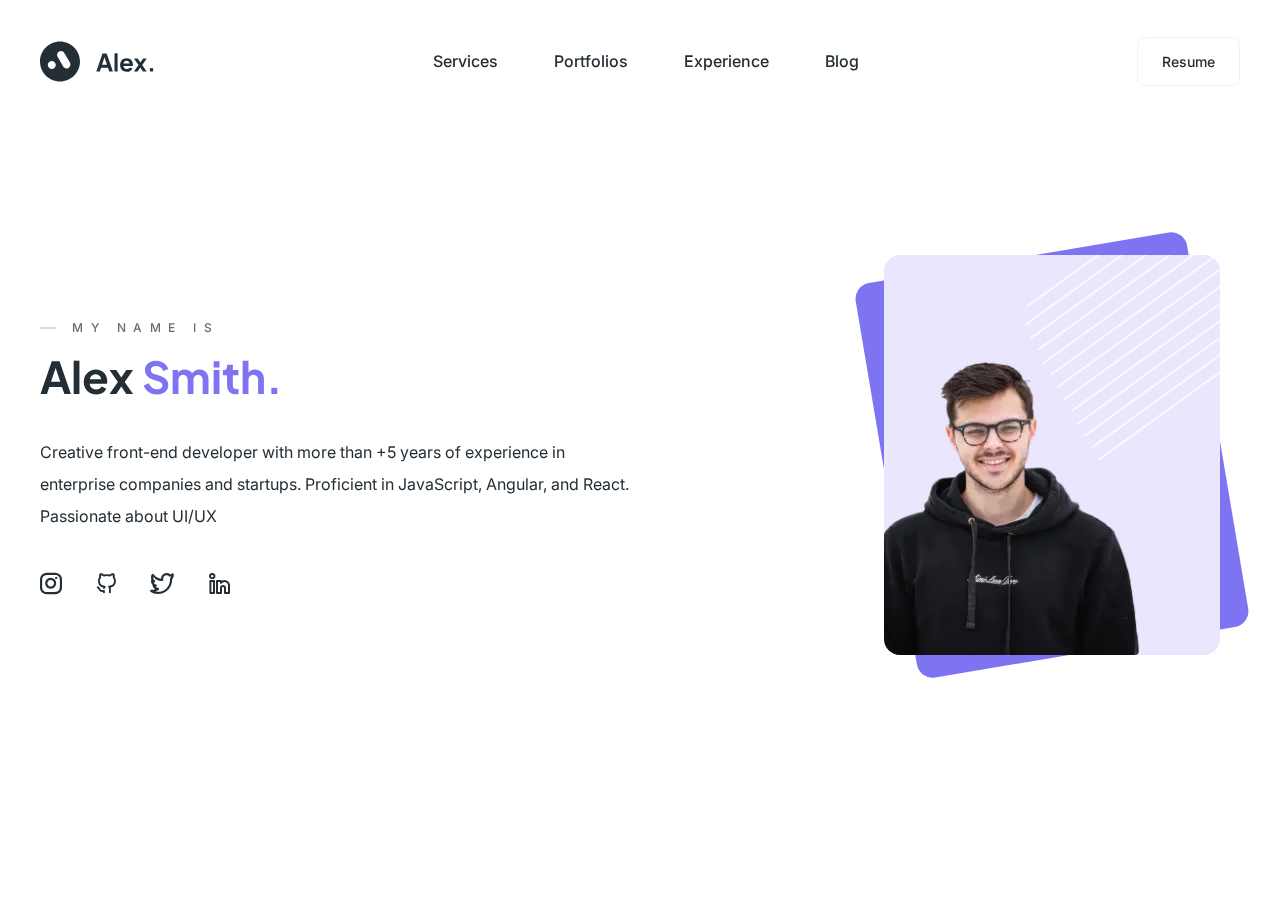
<file: alex/index.html>
<!DOCTYPE html>
<html lang="en">

<head>
	<title>Alex</title>
	<meta charset="UTF-8">
	<meta name="format-detection" content="telephone=no">
	<!-- <style>body{opacity: 0;}</style> -->
	<link rel="stylesheet" href="css/style.min.css?_v=20221213190129">
	<link rel="shortcut icon" href="favicon.ico">
	<!-- <meta name="robots" content="noindex, nofollow"> -->
	<meta name="viewport" content="width=device-width, initial-scale=1.0">
</head>

<body>
	<div data-fp class="wrapper">
		<header class="header">
			<div class="header__container">
				<a href="" class="header__logo"><img src="img/logo.svg" alt="Logo"></a>
				<div class="header__menu menu">
					<nav class="menu__body">
						<ul class="menu__list">
							<li class="menu__item"><a data-goto=".services" href="#" class="menu__link">Services</a></li>
							<li class="menu__item"><a data-goto=".portfolio" href="#" class="menu__link">Portfolios</a></li>
							<li class="menu__item"><a data-goto=".career" href="#" class="menu__link">Experience</a></li>
							<li class="menu__item"><a data-goto=".blog" href="#" class="menu__link">Blog</a></li>
						</ul>
					</nav>
				</div>
				<div class="header__actions">
					<a href="" class="header__button">Resume</a>
					<button type="button" class="icon-menu"><span></span></button>
				</div>
			</div>
		</header>
		<main class="page">
			<section data-fp-section class="page__main main-section">
				<div class="main-section__container">
					<div class="main-section__content">
						<div class="main-section__title title">
							<div class="title__label">MY NAME IS</div>
							<h1 class="title__value title__value_big">Alex <span>Smith.</span></h1>
						</div>
						<div class="main-section__text text">
							<p>
								Creative front-end developer with more than +5 years of experience in enterprise companies and startups.
								Proficient in JavaScript, Angular, and React. Passionate about UI/UX
							</p>
						</div>
						<div class="main-section__social social">
							<a href="#" class="social__link _icon-s-instagram"></a>
							<a href="#" class="social__link _icon-s-git"></a>
							<a href="#" class="social__link _icon-s-twitter"></a>
							<a href="#" class="social__link _icon-s-linkedin"></a>
						</div>
					</div>
					<div class="main-section__decor decor-main-section">
						<div class="decor-main-section__box">
							<div class="decor-main-section__image">
								<picture><source srcset="img/main/picture.webp" type="image/webp"><img class="decor-main-section__picture" src="img/main/picture.png" alt="peopel"></picture>
							</div>
						</div>
					</div>
				</div>
			</section>
			<section data-fp-section class="page__services services">
				<div class="services__container">
					<div class="services__title title">
						<div class="title__label">SERVICES</div>
						<h2 class="title__value">Specialized in</h2>
					</div>
					<div class="services__items">
						<article class="services__item item-service">
							<div class="item-service__icon">
								<img src="img/services/icons/01.svg" alt="icon">
							</div>
							<h4 class="item-service__titel">UI/UX Design</h4>
							<div class="item-service__text">Turn what you have in mind of a digital product into reality. For any platform you consider.</div>
						</article>
						<article class="services__item item-service">
							<div class="item-service__icon">
								<img src="img/services/icons/02.svg" alt="icon">
							</div>
							<h4 class="item-service__titel">Application Development</h4>
							<div class="item-service__text">Standard designing, building, and implementing your applications with documentation.</div>
						</article>
						<article class="services__item item-service">
							<div class="item-service__icon">
								<img src="img/services/icons/03.svg" alt="icon">
							</div>
							<h4 class="item-service__titel">Web Development</h4>
							<div class="item-service__text">Create and maintain your websites and also take care of its performance and traffic capacity.</div>
						</article>
					</div>
				</div>
			</section>
			<section data-fp-section class="page__portfolio portfolio">
				<div class="portfolio__container">
					<div class="portfolio__header">
						<div class="portfolio__title title">
							<div class="title__label">MY WORKS</div>
							<h2 class="title__value">Featured Portfolios</h2>
						</div>
						<div class="portfolio__controls">
							<button type="button" class="portfolio__arrow portfolio__arrow_left _icon-slider-arrow"></button>
							<button type="button" class="portfolio__arrow portfolio__arrow_right _icon-slider-arrow"></button>
						</div>
					</div>
					<div class="portfolio__slider swiper">
						<div class="portfolio__wrapper swiper-wrapper">
							<div class="portfolio__slide swiper-slide">
								<article class="item-portfolio">
									<a href="#" class="item-portfolio__image-ibg">
										<picture><source srcset="img/portfolio/01.webp" type="image/webp"><img src="img/portfolio/01.jpg" alt="image"></picture>
									</a>
									<div class="item-portfolio__body">
										<h4 class="item-portfolio__titel">
											<a href="#" class="item-portfolio__link-titel">
												Agency Website.
											</a>
										</h4>
										<div class="item-portfolio__footer">
											<a href="#" class="item-portfolio__category category-link">WordPress</a>
											<a href="#" class="item-portfolio__link _icon-link"></a>
										</div>
									</div>
								</article>
							</div>
							<div class="portfolio__slide swiper-slide">
								<article class="item-portfolio">
									<a href="#" class="item-portfolio__image-ibg">
										<picture><source srcset="img/portfolio/02.webp" type="image/webp"><img src="img/portfolio/02.jpg" alt="image"></picture>
									</a>
									<div class="item-portfolio__body">
										<h4 class="item-portfolio__titel">
											<a href="#" class="item-portfolio__link-titel">Dashboard Website.</a>
										</h4>
										<div class="item-portfolio__footer">
											<a href="#" class="item-portfolio__category category-link">React</a>
											<a href="#" class="item-portfolio__link _icon-link"></a>
										</div>
									</div>
								</article>
							</div>
							<div class="portfolio__slide swiper-slide">
								<article class="item-portfolio">
									<a href="#" class="item-portfolio__image-ibg">
										<picture><source srcset="img/portfolio/03.webp" type="image/webp"><img src="img/portfolio/03.jpg" alt="image"></picture>
									</a>
									<div class="item-portfolio__body">
										<h4 class="item-portfolio__titel">
											<a href="#" class="item-portfolio__link-titel">Support Center Website.</a>
										</h4>
										<div class="item-portfolio__footer">
											<a href="#" class="item-portfolio__category category-link">PHP</a>
											<a href="#" class="item-portfolio__link _icon-link"></a>
										</div>
									</div>
								</article>
							</div>
							<div class="portfolio__slide swiper-slide">
								<article class="item-portfolio">
									<a href="#" class="item-portfolio__image-ibg">
										<picture><source srcset="img/portfolio/01.webp" type="image/webp"><img src="img/portfolio/01.jpg" alt="image"></picture>
									</a>
									<div class="item-portfolio__body">
										<h4 class="item-portfolio__titel">
											<a href="#" class="item-portfolio__link-titel">Agency Website.</a>
										</h4>
										<div class="item-portfolio__footer">
											<a href="#" class="item-portfolio__category category-link">WordPress</a>
											<a href="#" class="item-portfolio__link _icon-link"></a>
										</div>
									</div>
								</article>
							</div>
						</div>
					</div>
				</div>
			</section>
			<section data-fp-section class="page__career career">
				<div data-tabs="768" class="career__container">
					<div class="career__body">
						<div class="career__title title">
							<div class="title__label">career path</div>
							<h1 class="title__value">Work Experices</h1>
						</div>
						<nav data-tabs-titles class="career__navigation navigation-career">
							<button type="button" class="navigation-career__title _tab-active">Apple</button>
							<button type="button" class="navigation-career__title">Microsoft</button>
							<button type="button" class="navigation-career__title">Facebook</button>
							<button type="button" class="navigation-career__title">Slack</button>
						</nav>
						<div data-tabs-body class="career__content career-content">
							<div class="career-content__body">
								<div class="career-content__header">
									<div class="career-content__titel">Front-end Developer <a href="#" class="career-content__link-titel">Apple .Inc</a></div>
									<div class="career-content__location">California, United States</div>
									<div class="career-content__time">Nov 2020 - Present · Full-time</div>
									<div class="career-content__categories">
										<a href="#" class="career-content__category category-link">Swift</a>
										<a href="#" class="career-content__category category-link">Go</a>
									</div>
								</div>
								<div class="career-content__main">
									<ul class="career-content__list list-career-content">
										<li class="list-career-content__item">Improving overall website performance for mobile users.</li>
										<li class="list-career-content__item">Collaborate with back-end developers and web designers to improve usability</li>
										<li class="list-career-content__item">Add voice search feature for mobile app.</li>
										<li class="list-career-content__item">Developing an admin panel to manage contents, users, products and ...</li>
									</ul>
								</div>
							</div>
							<div class="career-content__body">
								<div class="career-content__header">
									<div class="career-content__titel">Front-end Developer <a href="#" class="career-content__link-titel">Microsoft .Inc</a>
									</div>
									<div class="career-content__location">California, United States</div>
									<div class="career-content__time">Nov 2020 - Present · Full-time</div>
									<div class="career-content__categories">
										<a href="#" class="career-content__category category-link">Swift</a>
										<a href="#" class="career-content__category category-link">Go</a>
									</div>
								</div>
								<div class="career-content__main">
									<ul class="career-content__list list-career-content">
										<li class="list-career-content__item">Improving overall website performance for mobile users.</li>
										<li class="list-career-content__item">Collaborate with back-end developers and web designers to improve
											usability</li>
										<li class="list-career-content__item">Add voice search feature for mobile app.</li>
										<li class="list-career-content__item">Developing an admin panel to manage contents, users, products and ...</li>
									</ul>
								</div>
							</div>
							<div class="career-content__body">
								<div class="career-content__header">
									<div class="career-content__titel">Front-end Developer <a href="#" class="career-content__link-titel">Facebook .Inc</a>
									</div>
									<div class="career-content__location">California, United States</div>
									<div class="career-content__time">Nov 2020 - Present · Full-time</div>
									<div class="career-content__categories">
										<a href="#" class="career-content__category category-link">Swift</a>
										<a href="#" class="career-content__category category-link">Go</a>
									</div>
								</div>
								<div class="career-content__main">
									<ul class="career-content__list list-career-content">
										<li class="list-career-content__item">Improving overall website performance for mobile users.</li>
										<li class="list-career-content__item">Collaborate with back-end developers and web designers to improve
											usability</li>
										<li class="list-career-content__item">Add voice search feature for mobile app.</li>
										<li class="list-career-content__item">Developing an admin panel to manage contents, users, products and ...</li>
									</ul>
								</div>
							</div>
							<div class="career-content__body">
								<div class="career-content__header">
									<div class="career-content__titel">Front-end Developer <a href="#" class="career-content__link-titel">Slack .Inc</a>
									</div>
									<div class="career-content__location">California, United States</div>
									<div class="career-content__time">Nov 2020 - Present · Full-time</div>
									<div class="career-content__categories">
										<a href="#" class="career-content__category category-link">Swift</a>
										<a href="#" class="career-content__category category-link">Go</a>
									</div>
								</div>
								<div class="career-content__main">
									<ul class="career-content__list list-career-content">
										<li class="list-career-content__item">Improving overall website performance for mobile users.</li>
										<li class="list-career-content__item">Collaborate with back-end developers and web designers to improve
											usability</li>
										<li class="list-career-content__item">Add voice search feature for mobile app.</li>
										<li class="list-career-content__item">Developing an admin panel to manage contents, users, products and ...</li>
									</ul>
								</div>
							</div>
						</div>
					</div>
				</div>
			</section>
			<section data-fp-section class="page__blog blog">
				<div class="blog__container">
					<div class="blog__title title">
						<div class="title__label">MY ARTICLES</div>
						<h1 class="title__value">Personal Blog</h1>
					</div>
					<div class="blog__items">
						<article class="blog__item item-blog">
							<a href="#" class="item-blog__image-ibg">
								<picture><source srcset="img/blog/01.webp" type="image/webp"><img src="img/blog/01.jpg" alt="How to prototype in figma"></picture>
							</a>
							<div class="item-blog__body">
								<h4 class="item-blog__titel">
									<a href="#" class="item-blog__link-titel">How to prototype in figma</a>
								</h4>
								<div class="item-blog__date">July 15, 2021</div>
								<div class="item-blog__text text">
									<p>
										Lorem ipsum dolor sit amet, consectetur adipiscing elit. Fusce id magna nec ante scelerisque laoreet. Fusce finibus ...
									</p>
								</div>
								<a href="#" class="item-blog__link">Continue Reading</a>
							</div>
						</article>
						<article class="blog__item item-blog">
							<a href="#" class="item-blog__image-ibg">
								<picture><source srcset="img/blog/02.webp" type="image/webp"><img src="img/blog/02.jpg" alt="Being more productive with Notion."></picture>
							</a>
							<div class="item-blog__body">
								<h4 class="item-blog__titel">
									<a href="#" class="item-blog__link-titel">Being more productive with Notion.</a>
								</h4>
								<div class="item-blog__date">Aug 8, 2020</div>
								<div class="item-blog__text text">
									<p>
										Lorem ipsum dolor sit amet, consectetur adipiscing elit. Fusce id magna nec ante scelerisque laoreet. Fusce finibus ...
									</p>
								</div>
								<a href="#" class="item-blog__link">Continue Reading</a>
							</div>
						</article>
						<article class="blog__item item-blog">
							<a href="#" class="item-blog__image-ibg">
								<picture><source srcset="img/blog/03.webp" type="image/webp"><img src="img/blog/03.jpg" alt="Beginners guide to adobe illustrator"></picture>
							</a>
							<div class="item-blog__body">
								<h4 class="item-blog__titel">
									<a href="#" class="item-blog__link-titel">Beginners guide to adobe illustrator</a>
								</h4>
								<div class="item-blog__date">Feb 19, 2021</div>
								<div class="item-blog__text text">
									<p>
										Lorem ipsum dolor sit amet, consectetur adipiscing elit. Fusce id magna nec ante scelerisque laoreet. Fusce finibus ...
									</p>
								</div>
								<a href="#" class="item-blog__link">Continue Reading</a>
							</div>
						</article>
					</div>
				</div>
			</section>
			<section data-fp-section class="page__testimonials testimonials">
				<div class="testimonials__container">
					<div class="testimonials__title title">
						<div class="title__label">MY CLIENTS</div>
						<h1 class="title__value">Testimonials</h1>
					</div>
					<div class="testimonials__items">
						<div class="testimonials__item item-testimonials">
							<div class="item-testimonials__avatar-ibg">
								<picture><source srcset="img/testimonials/01.webp" type="image/webp"><img src="img/testimonials/01.jpg" alt="Amelia Miller"></picture>
							</div>
							<div class="item-testimonials__text text">
								<p>
									We were very pleased to hear how you resolved our website's user interface issues and challenges.
								</p>
							</div>
							<div class="item-testimonials__name">Amelia Miller</div>
							<div class="item-testimonials__profession">Designer</div>
						</div>
						<div class="testimonials__item item-testimonials">
							<div class="item-testimonials__avatar-ibg">
								<picture><source srcset="img/testimonials/02.webp" type="image/webp"><img src="img/testimonials/02.jpg" alt="Amelia Miller"></picture>
							</div>
							<div class="item-testimonials__text text">
								<p>
									I’m glad I decided to work with you. The project was delivered on time with all the requirements.
								</p>
							</div>
							<div class="item-testimonials__name">James Delaney</div>
							<div class="item-testimonials__profession">Developer</div>
						</div>
						<div class="testimonials__item item-testimonials">
							<div class="item-testimonials__avatar-ibg">
								<picture><source srcset="img/testimonials/03.webp" type="image/webp"><img src="img/testimonials/03.jpg" alt="Amelia Miller"></picture>
							</div>
							<div class="item-testimonials__text text">
								<p>
									The management of our projects was always faced with difficulties, but you handled these well.
								</p>
							</div>
							<div class="item-testimonials__name">Isabella Bennett</div>
							<div class="item-testimonials__profession">Manager</div>
						</div>
					</div>
				</div>
			</section>
			<section data-fp-section class="page__skills skills">
				<div class="skills__container">
					<div class="skills__title title">
						<div class="title__label">LEARNING PATH</div>
						<h1 class="title__value">Education & Skills</h1>
					</div>
					<div class="skills__body">
						<div class="skills__timeline timeline">
							<div class="timeline__item">
								<div class="timeline__titel">Kingston university</div>
								<div class="timeline__text">Master's degree - Software Engineering</div>
								<div class="timeline__date">2019 - 2021</div>
							</div>
							<div class="timeline__item">
								<div class="timeline__titel">Kingston university</div>
								<div class="timeline__text">Bachelor's degree - Computer Engineering</div>
								<div class="timeline__date">2015 - 2019</div>
							</div>
							<div class="timeline__item">
								<div class="timeline__titel">Westminster School</div>
								<div class="timeline__text">Diploma's degree - Mathematics</div>
								<div class="timeline__date">2013 - 2015</div>
							</div>
						</div>
						<div class="skills__content content-skills">
							<div class="content-skills__text text">
								<p>
									For 5+ years, I have been continuously learning in the field of front-end and experimenting with new technologies and
									frameworks, and here you can see a summary of my skills.
								</p>
							</div>
							<div class="content-skills__items">
								<div class="content-skills__item">
									<div class="content-skills__label">React</div>
									<div class="content-skills__line">
										<span style="width: 67.5%;"></span>
									</div>
								</div>
								<div class="content-skills__item">
									<div class="content-skills__label">Angular</div>
									<div class="content-skills__line">
										<span style="width: 52%;"></span>
									</div>
								</div>
								<div class="content-skills__item">
									<div class="content-skills__label">Javascript</div>
									<div class="content-skills__line">
										<span style="width: 63.8%;"></span>
									</div>
								</div>
							</div>
						</div>
					</div>
				</div>
			</section>
			<div data-fp-section class="page__contacts contacts">
				<div class="contacts__container">
					<div class="contacts__content">
						<form action="#" class="contacts__form form">
							<div class="form__item">
								<input autocomplete="off" type="text" name="UserName" data-error="Error" data-required placeholder="Name" class="form__input">
							</div>
							<div class="form__item">
								<input autocomplete="off" type="email" name="UserEmail" data-error="Error" data-required="email" placeholder="Email" class="form__input">
							</div>
							<div class="form__item">
								<textarea autocomplete="off" name="UserMessage" placeholder="Message" data-error="Error" class="form__input"></textarea>
							</div>
							<div class="form__item">
								<button type="submit" class="form__button">Send Message</button>
							</div>
						</form>
						<div class="contacts__body">
							<ul class="contacts__list list-contacts">
								<li class="list-contacts__item">
									<div class="list-contacts__icon">
										<img src="img/contacts/icons/01.svg" alt="Address">
									</div>
									<div class="list-contacts__body">
										<div class="list-contacts__titel">Address</div>
										<a href="#" class="list-contacts__text">3424 Layman Avenue, Fayetteville, NC</a>
									</div>
								</li>
								<li class="list-contacts__item">
									<div class="list-contacts__icon">
										<img src="img/contacts/icons/02.svg" alt="Phone">
									</div>
									<div class="list-contacts__body">
										<div class="list-contacts__titel">Phone</div>
										<a href="tel:5014141541" class="list-contacts__text">(501) 414-1541</a>
									</div>
								</li>
								<li class="list-contacts__item">
									<div class="list-contacts__icon">
										<img src="img/contacts/icons/03.svg" alt="Address">
									</div>
									<div class="list-contacts__body">
										<div class="list-contacts__titel">E-Mail</div>
										<a href="mailto:devchapter@gmail.com" class="list-contacts__text">devchapter@gmail.com</a>
									</div>
								</li>
							</ul>
						</div>
					</div>
				</div>
			</div>
		</main>
		<footer data-fp-section class="footer">
			<div class="footer__container">
				<div class="footer__social social">
					<a href="#" class="social__link _icon-s-instagram"></a>
					<a href="#" class="social__link _icon-s-git"></a>
					<a href="#" class="social__link _icon-s-twitter"></a>
					<a href="#" class="social__link _icon-s-linkedin"></a>
				</div>
				<div class="footer__copy">
					© 2022 - Dev<span>Chapter</span>
				</div>
			</div>
		</footer>
	</div>
	<!-- <div id="popup" aria-hidden="true" class="popup">
	<div class="popup__wrapper">
		<div class="popup__content">
			<button data-close type="button" class="popup__close">Закрыть</button>
			<div class="popup__text">
				Text
			</div>
		</div>
	</div>
</div> -->
	<script src="js/app.min.js?_v=20221213190129"></script>
</body>

</html>
</file>
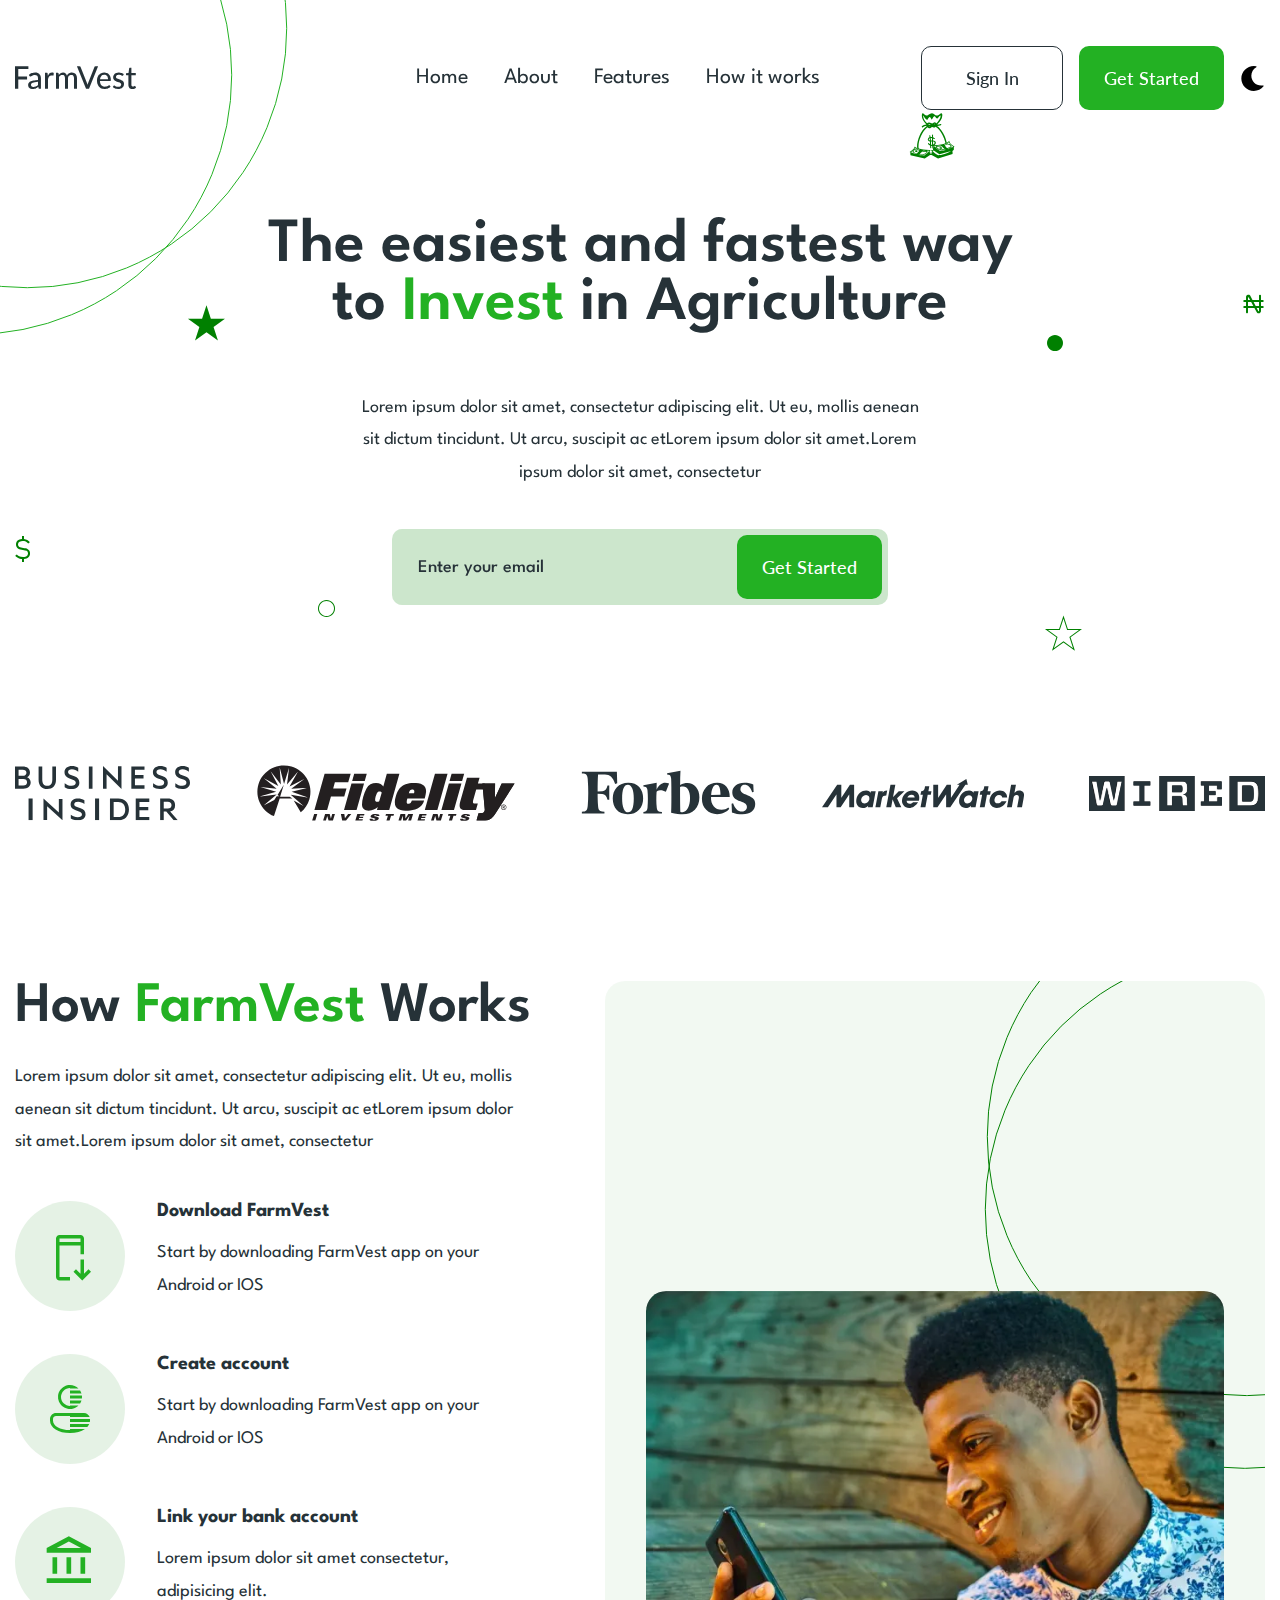
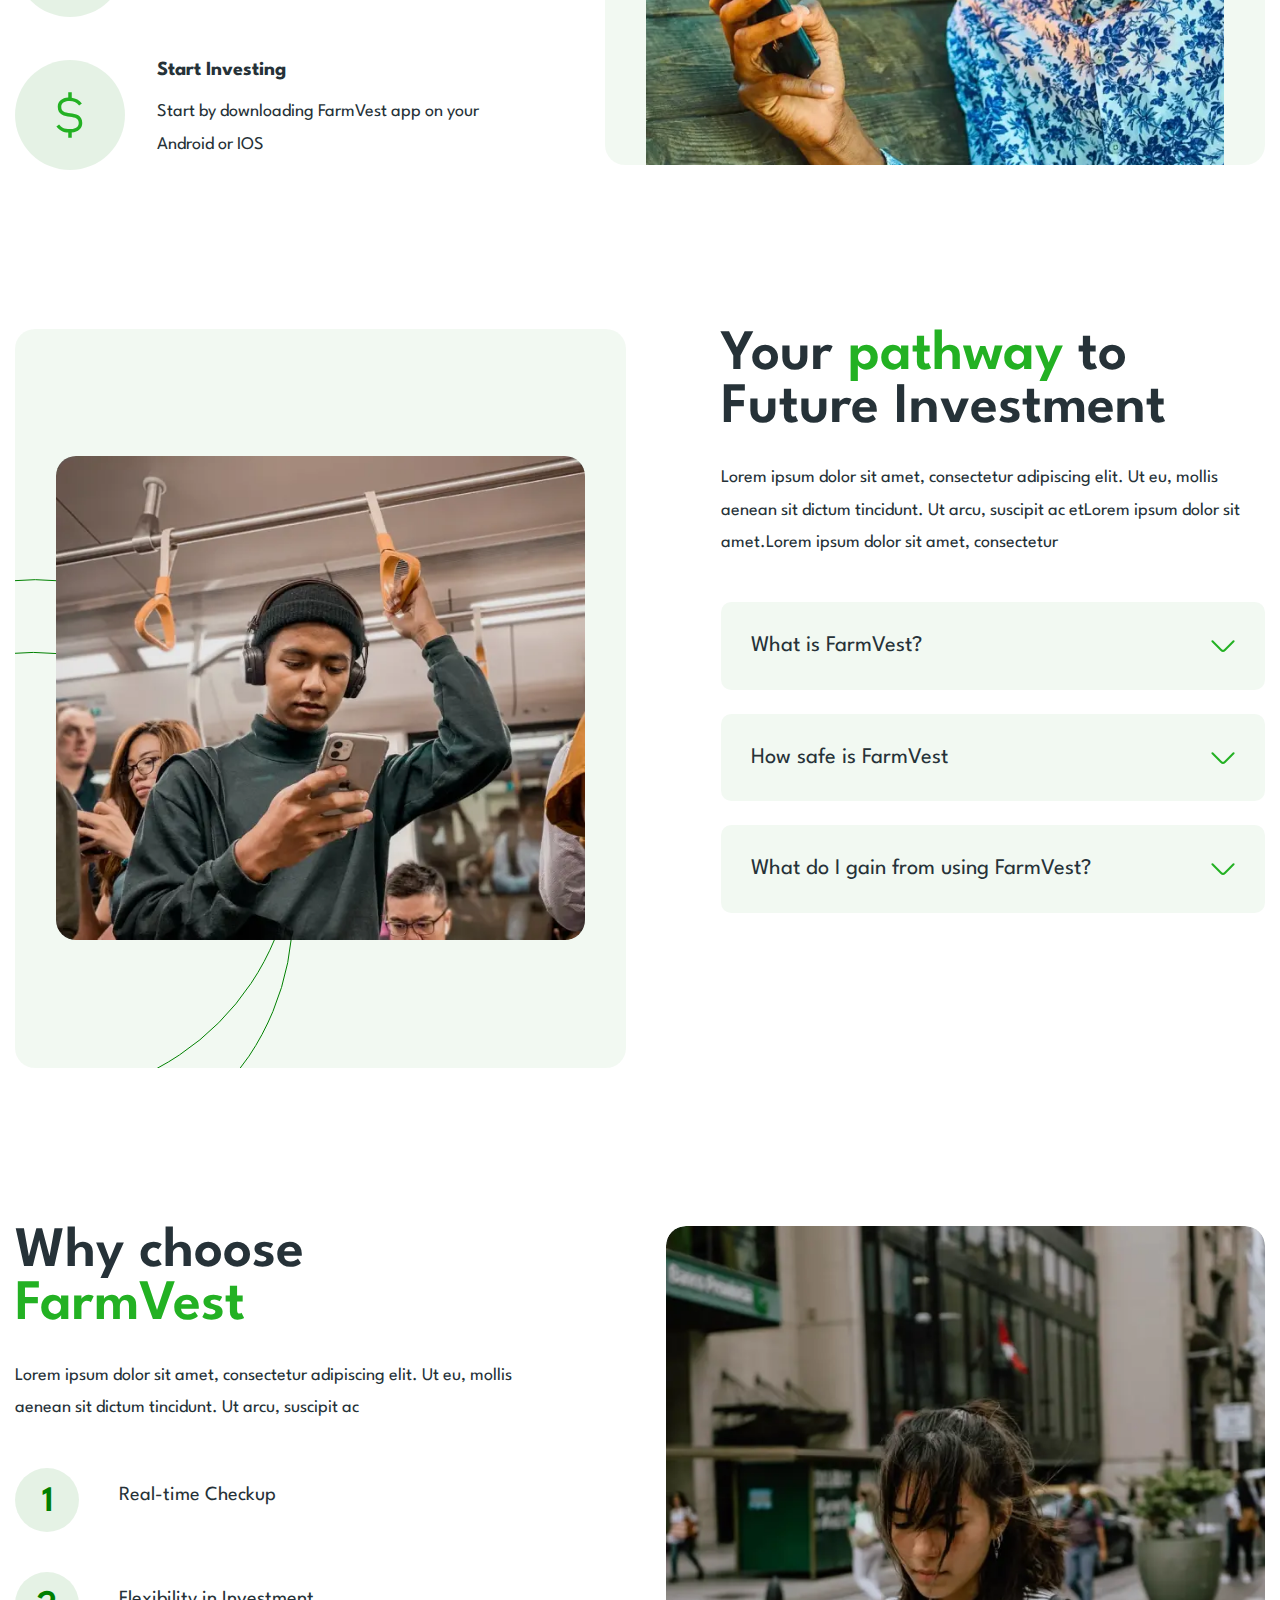
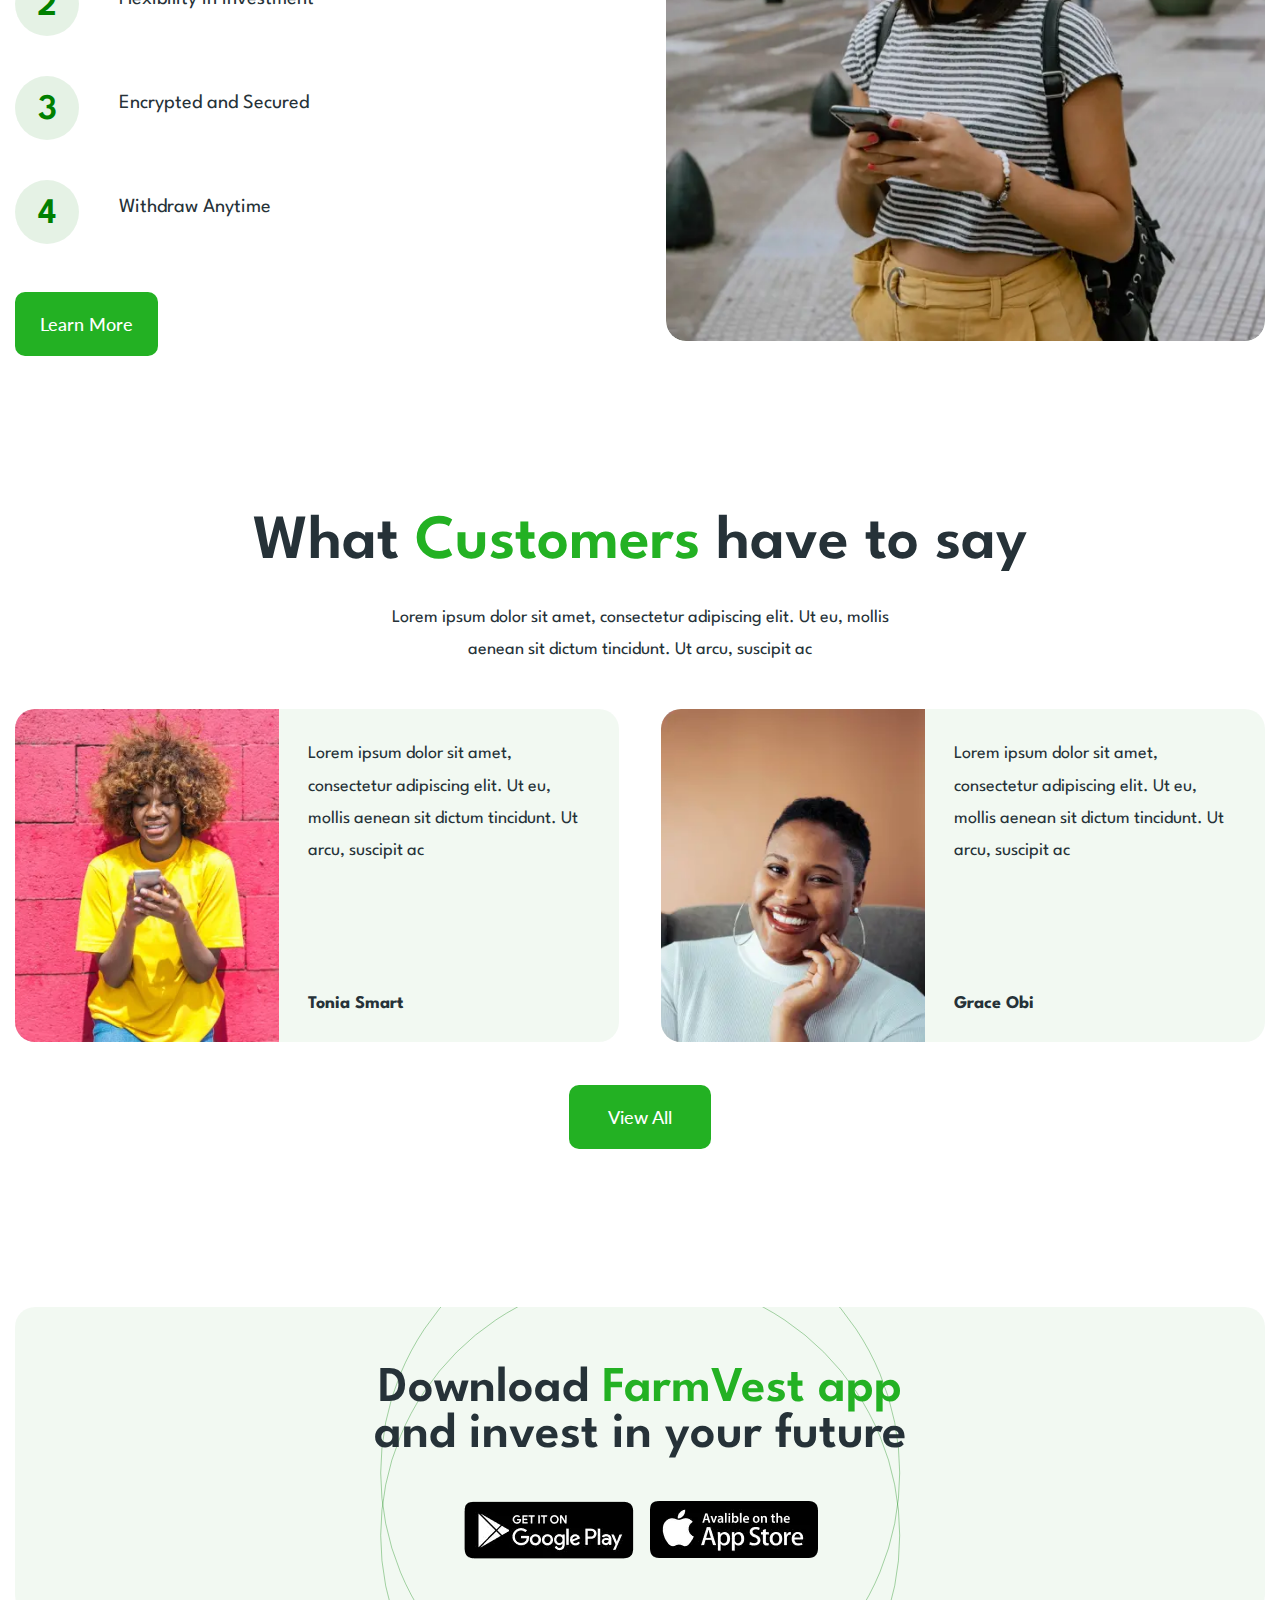
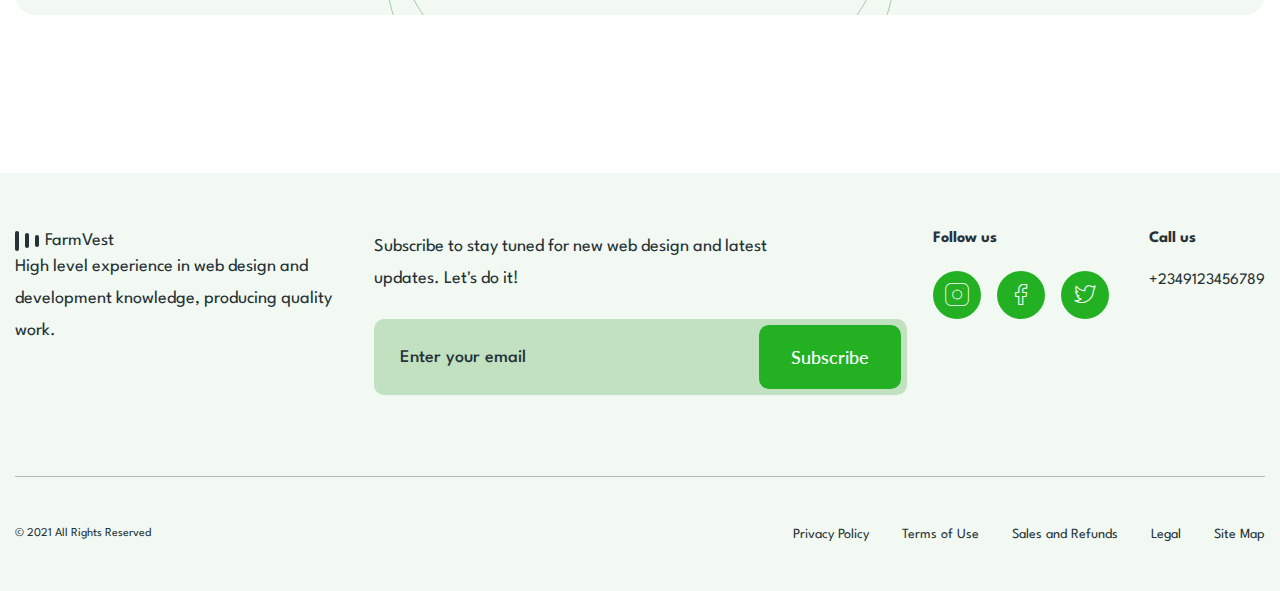
<file: farmvest/index.html>
<!DOCTYPE html>
<html lang="en">

<head>
	<title>FarmVest</title>
	<meta charset="UTF-8">
	<meta name="format-detection" content="telephone=no">
	<link rel="stylesheet" href="css/style.min.css?_v=20230111151709">
	<!-- <script>
        function addLoadedClass() {
            document.documentElement.classList.add('loading');
            document.documentElement.classList.add('lock');
            window.addEventListener("load", function () {
                document.documentElement.classList.remove('loading');
                document.documentElement.classList.remove('lock');
            });
        }
        addLoadedClass()
    </script>
    <style>
        html.lock .load-site{
            overflow: hidden;
        }
        .load-site{
            position: fixed;
            width: 100%;
            height: 100%;
            top: 0;
            left: 0;
            opacity: 0;
            left: -100%;
            transition: all 0.8s ease 1.5s;
            z-index: 60;
            background-color: rgb(25, 134, 58);
        }
        html.loading .load-site {
            left: 0;
            opacity: 1;
        }
        .load-site__icon{
            height: 100%;
            display: flex;
            align-items: center;
            justify-content: center;
            gap: 2.2rem;
        }
        .load-site__icon::before,.load-site__icon::after{
            content: '';
            display: inline-block;
            width: 1.1rem;
            background-color: rgb(0, 0, 0);
            border-radius: 0.5rem;
        }
        .load-site__icon::before{
            animation: loading 1s infinite linear alternate 0s;
            height: 6.4rem;
        }
        .load-site__icon::after{
            animation: loading 1s infinite linear alternate 2s;
            height: 2.5rem;
        }
         .load-site__icon span{
            animation: loading 1s infinite linear alternate 1s;
            height: 4.5rem;
            width: 1.1rem;
            background-color: rgb(0, 0, 0);
            border-radius: 0.5rem;
        }
        @keyframes loading{
            0%{
                transform: scale(1);
            }
            100%{
                transform: scale(1.6);
            }
        }
    </style> -->
	<link rel="shortcut icon" href="favicon.ico">
	<!-- <meta name="robots" content="noindex, nofollow"> -->
	<meta name="viewport" content="width=device-width, initial-scale=1.0">
</head>

<body>
	<div class="wrapper">
		<div class="page__load load-site">
			<div class="load-site__icon"><span></span></div>
		</div>
		<header class="header">
			<div class="header__container-big">
				<a href="" class="header__logo _icon-logo"></a>
				<div class="header__menu menu">
					<nav class="menu__body">
						<ul class="menu__list">
							<li class="menu__item"><a href="#" data-goto-header data-goto=".page__main" class="menu__link">Home</a></li>
							<li class="menu__item"><a href="#" data-goto-header data-goto=".page__why" class="menu__link">About</a></li>
							<li class="menu__item"><a href="#" data-goto-header data-goto=".page__pathway" class="menu__link">Features</a></li>
							<li class="menu__item"><a href="#" data-goto-header data-goto=".page__how" class="menu__link">How it works</a></li>
						</ul>
					</nav>
				</div>
				<div class="header__actions">
					<button type="button" class="header__button button button_border">Sign In</button>
					<button type="button" data-da=".menu__body,767.98" class="header__button button">Get Started</button>
					<button type="button" class="icon-menu"><span></span></button>
					<button type="button" class="header__theme"></button>
				</div>
			</div>
		</header>
		<main class="page">
			<section class="page__main main-block">
				<div data-prlx-parent class="main-block__container-big">
					<div class="main-block__container">
						<div class="main-block__content">
							<h1 class="main-block__title title">
								The easiest and fastest way to <span>Invest</span> in Agriculture
							</h1>
							<div class="main-block__text text">
								Lorem ipsum dolor sit amet, consectetur adipiscing elit. Ut eu, mollis aenean sit dictum tincidunt. Ut arcu, suscipit ac etLorem ipsum dolor sit amet.Lorem ipsum dolor sit amet, consectetur
							</div>
							<div class="main-block__form">
								<form action="#" class="form">
									<input data-required="email" autocomplete="off" type="text" name="user-email" data-error="Error" placeholder="Enter your email" class="form__input">
									<button type="submit" class="form__button button">Get Started</button>
								</form>
							</div>
						</div>
						<div data-coefficient="100" data-prlx data-direction="1" class="main-block__icons icons-main-block">
							<div data-prlx-mouse data-prlx-cx="300" data-prlx-cy="300" class="icons-main-block__circle icons-main-block__circle_1"></div>
							<div data-prlx-mouse data-prlx-cx="300" data-prlx-cy="300" data-prlx-dxr data-prlx-dyr class="icons-main-block__circle icons-main-block__circle_2"></div>

							<div data-prlx-mouse data-prlx-cx="10" data-prlx-cy="10" class="icons-main-block__item icons-main-block__item_1 _icon-01"></div>
							<div data-prlx-mouse data-prlx-cx="10" data-prlx-cy="10" data-prlx-dxr data-prlx-dyr class="icons-main-block__item icons-main-block__item_2 _icon-02"></div>
							<div data-prlx-mouse data-prlx-cx="10" data-prlx-cy="10" class="icons-main-block__item icons-main-block__item_3 _icon-03"></div>
							<div data-prlx-mouse data-prlx-cx="10" data-prlx-cy="10" data-prlx-dxr data-prlx-dyr class="icons-main-block__item icons-main-block__item_4 _icon-04"></div>
							<div data-prlx-mouse data-prlx-cx="10" data-prlx-cy="10" class="icons-main-block__item icons-main-block__item_5 _icon-05"></div>
							<div data-prlx-mouse data-prlx-cx="10" data-prlx-cy="10" data-prlx-dxr data-prlx-dyr class="icons-main-block__item icons-main-block__item_6 _icon-06"></div>
							<div data-prlx-mouse data-prlx-cx="10" data-prlx-cy="10" class="icons-main-block__item icons-main-block__item_7 _icon-07"></div>
						</div>
					</div>
				</div>
			</section>
			<div class="page__partners partners">
				<div class="partners__container-big">
					<div class="partners__container">
						<div class="partners__item">
							<img src="img/partners/darck/01.svg" alt="Partners">
						</div>
						<div class="partners__item">
							<img src="img/partners/darck/02.svg" alt="Partners">
						</div>
						<div class="partners__item">
							<img src="img/partners/darck/03.svg" alt="Partners">
						</div>
						<div class="partners__item">
							<img src="img/partners/darck/04.svg" alt="Partners">
						</div>
						<div class="partners__item">
							<img src="img/partners/darck/05.svg" alt="Partners">
						</div>
						<div class="partners__item-light">
							<img src="img/partners/light//01.svg" alt="Partners">
						</div>
						<div class="partners__item-light">
							<img src="img/partners/light/02.svg" alt="Partners">
						</div>
						<div class="partners__item-light">
							<img src="img/partners/light/03.svg" alt="Partners">
						</div>
						<div class="partners__item-light">
							<img src="img/partners/light/04.svg" alt="Partners">
						</div>
						<div class="partners__item-light">
							<img src="img/partners/light/05.svg" alt="Partners">
						</div>
					</div>
				</div>
			</div>
			<section data-prlx-mouse-wrapper class="page__how how">
				<div class="how__container-big">
					<div class="how__container">
						<div class="how__content">
							<h2 class="how__title title title_s64">
								How <span>FarmVest</span> Works
							</h2>
							<div class="how__text text">
								<p>Lorem ipsum dolor sit amet, consectetur adipiscing elit. Ut eu, mollis aenean sit dictum tincidunt. Ut arcu, suscipit ac etLorem ipsum dolor sit amet.Lorem ipsum dolor sit amet, consectetur</p>
							</div>
							<div class="how__steps steps-how">
								<div class="steps-how__item">
									<div class="steps-how__icon">
										<img src="img/how-it-works/icons/01.svg" alt="Icon">
									</div>
									<div class="steps-how__body">
										<div class="steps-how__title">Download FarmVest</div>
										<div class="steps-how__text text">Start by downloading FarmVest app on your Android or IOS</div>
									</div>
								</div>
								<div class="steps-how__item">
									<div class="steps-how__icon">
										<img src="img/how-it-works/icons/02.svg" alt="Icon">
									</div>
									<div class="steps-how__body">
										<div class="steps-how__title">Create account</div>
										<div class="steps-how__text text">Start by downloading FarmVest app on your Android or IOS</div>
									</div>
								</div>
								<div class="steps-how__item">
									<div class="steps-how__icon">
										<img src="img/how-it-works/icons/03.svg" alt="Icon">
									</div>
									<div class="steps-how__body">
										<div class="steps-how__title">Link your bank account</div>
										<div class="steps-how__text text">Lorem ipsum dolor sit amet consectetur, adipisicing elit.</div>
									</div>
								</div>
								<div class="steps-how__item">
									<div class="steps-how__icon">
										<img src="img/how-it-works/icons/04.svg" alt="Icon">
									</div>
									<div class="steps-how__body">
										<div class="steps-how__title">Start Investing</div>
										<div class="steps-how__text text">Start by downloading FarmVest app on your Android or IOS</div>
									</div>
								</div>
							</div>
						</div>
						<div data-prlx-parent class="how__image image-block">
							<div data-coefficient="50" data-prlx data-direction="-1" class="image-block__item">
								<picture><source srcset="img/how-it-works/image.webp" type="image/webp"><img data-prlx-mouse data-prlx-cx="300" data-prlx-cy="300" src="img/how-it-works/image.jpg" alt="Image"></picture>
							</div>
							<div data-prlx-mouse data-prlx-cx="300" data-prlx-cy="300" class="image-block__circle image-block__circle_1"></div>
							<div data-prlx-mouse data-prlx-cx="300" data-prlx-cy="300" data-prlx-dxr data-prlx-dyr class="image-block__circle image-block__circle_2"></div>
						</div>
					</div>
				</div>
			</section>
			<section data-prlx-mouse-wrapper class="page__pathway pathway">
				<div class="pathway__container-big">
					<div class="pathway__container">
						<div data-prlx-parent class="pathway__image image-block">
							<div data-coefficient="50" data-prlx data-direction="-1" class="image-block__item">
								<picture><source srcset="img/pathway/image.webp" type="image/webp"><img data-prlx-mouse data-prlx-cx="300" data-prlx-cy="300" src="img/pathway/image.jpg" alt="Image"></picture>
							</div>
							<div data-prlx-mouse data-prlx-cx="300" data-prlx-cy="300" class="image-block__circle image-block__circle_1"></div>
							<div data-prlx-mouse data-prlx-cx="300" data-prlx-cy="300" data-prlx-dxr data-prlx-dyr class="image-block__circle image-block__circle_2"></div>
						</div>
						<div class="pathway__content">
							<h2 class="pathway__title title title_s64">
								Your <span>pathway</span> to Future Investment
							</h2>
							<div class="pathway__text text">
								<p>Lorem ipsum dolor sit amet, consectetur adipiscing elit. Ut eu, mollis aenean sit dictum tincidunt. Ut arcu, suscipit ac etLorem ipsum dolor sit amet.Lorem ipsum dolor sit amet, consectetur</p>
							</div>
							<div data-spollers class="pathway__spollers spollers-pathway">
								<div class="spollers-pathway__item">
									<button type="button" data-spoller class="spollers-pathway__title">What is FarmVest?</button>
									<div class="spollers-pathway__body text">Lorem ipsum dolor, sit amet consectetur adipisicing elit. Libero, unde quaerat aperiam vero rem doloremque maxime itaque molestiae corrupti dolor quos non optio laudantium deserunt architecto doloribus quam ullam fugit!</div>
								</div>
								<div class="spollers-pathway__item">
									<button type="button" data-spoller class="spollers-pathway__title">How safe is FarmVest</button>
									<div class="spollers-pathway__body text">Lorem ipsum dolor, sit amet consectetur adipisicing elit. Libero, unde quaerat aperiam vero rem doloremque maxime itaque molestiae corrupti dolor quos non optio laudantium deserunt architecto doloribus quam ullam fugit!</div>
								</div>
								<div class="spollers-pathway__item">
									<button type="button" data-spoller class="spollers-pathway__title">What do I gain from using FarmVest?</button>
									<div class="spollers-pathway__body text">Lorem ipsum dolor, sit amet consectetur adipisicing elit. Libero, unde quaerat aperiam vero rem doloremque maxime itaque molestiae corrupti dolor quos non optio laudantium deserunt architecto doloribus quam ullam fugit!</div>
								</div>
							</div>
						</div>
					</div>
				</div>
			</section>
			<section data-prlx-mouse-wrapper class="page__why why">
				<div class="why__container-big">
					<div class="why__container">
						<div class="why__content">
							<h2 class="why__title title title_s64">
								Why choose <span>FarmVest </span>
							</h2>
							<div class="why__text text">
								<p>Lorem ipsum dolor sit amet, consectetur adipiscing elit. Ut eu, mollis aenean sit dictum tincidunt. Ut arcu, suscipit ac</p>
							</div>
							<ol class="why__steps steps-why">
								<li class="steps-why__item">Real-time Checkup</li>
								<li class="steps-why__item">Flexibility in Investment</li>
								<li class="steps-why__item">Encrypted and Secured</li>
								<li class="steps-why__item">Withdraw Anytime</li>
							</ol>
							<a href="" class="button why__button">Learn More</a>
						</div>
						<div data-prlx-parent class="why__image image-block">
							<div data-coefficient="50" data-prlx data-direction="-1" class="image-block__item">
								<picture><source srcset="img/why/image.webp" type="image/webp"><img src="img/why/image.jpg" alt="Image"></picture>
							</div>
							<div data-prlx-mouse data-prlx-cx="300" data-prlx-cy="300" class="image-block__circle image-block__circle_1"></div>
							<div data-prlx-mouse data-prlx-cx="300" data-prlx-cy="300" data-prlx-dxr data-prlx-dyr class="image-block__circle image-block__circle_2"></div>
						</div>
					</div>
				</div>
			</section>
			<section class="page__reviews reviews">
				<div class="reviews__container-big">
					<div class="reviews__container">
						<h2 class="reviews__title title">What <span>Customers</span> have to say</h2>
						<div class="reviews__text text">Lorem ipsum dolor sit amet, consectetur adipiscing elit. Ut eu, mollis aenean sit dictum tincidunt. Ut arcu, suscipit ac</div>
						<div class="reviews__items">
							<div class="reviews__item item-review">
								<div class="item-review__image-ibg">
									<picture><source srcset="img/reviews/01.webp" type="image/webp"><img src="img/reviews/01.jpg" alt="Image"></picture>
								</div>
								<div class="item-review__body">
									<div class="item-review__text text">Lorem ipsum dolor sit amet, consectetur adipiscing elit. Ut eu, mollis aenean sit dictum tincidunt. Ut arcu, suscipit ac</div>
									<div class="item-review__name">Tonia Smart</div>
								</div>
							</div>
							<div class="reviews__item item-review">
								<div class="item-review__image-ibg">
									<picture><source srcset="img/reviews/02.webp" type="image/webp"><img src="img/reviews/02.jpg" alt="Image"></picture>
								</div>
								<div class="item-review__body">
									<div class="item-review__text text">Lorem ipsum dolor sit amet, consectetur adipiscing elit. Ut eu, mollis aenean sit dictum tincidunt. Ut arcu, suscipit ac</div>
									<div class="item-review__name">Grace Obi</div>
								</div>
							</div>
						</div>
						<button type="button" class="reviews__button button">View All</button>
					</div>
				</div>
			</section>
			<section data-prlx-mouse-wrapper class="page__download download">
				<div class="download__container-big">
					<div class="download__container">
						<div class="download__body">
							<h2 class="download__title title title_s56">
								Download <span>FarmVest app</span> and invest in your future
							</h2>
							<div class="download__apps">
								<a href="#" class="download__app">
									<picture><source srcset="img/icons/store.webp" type="image/webp"><img src="img/icons/store.png" alt="GooglePlay"></picture>
								</a>
								<a href="#" class="download__app">
									<picture><source srcset="img/icons/appstore.webp" type="image/webp"><img src="img/icons/appstore.png" alt="AppleStore"></picture>
								</a>
							</div>
							<div data-prlx-mouse data-prlx-cx="300" data-prlx-cy="300" class="download__circle download__circle_1"></div>
							<div data-prlx-mouse data-prlx-cx="300" data-prlx-cy="300" data-prlx-dxr data-prlx-dyr class="download__circle download__circle_2"></div>
						</div>
					</div>
				</div>
			</section>
		</main>
		<footer class="footer">
			<div class="footer__container-big">
				<div class="footer__container">
					<div class="footer__main main-footer">
						<div class="main-footer__info">
							<a href="#" class="main-footer__logo">
								<div class="main-footer__icon"><span></span></div>
								<div class="main-footer__titel"><span>FarmVest</span></div>
							</a>
							<div class="main-footer__text text">High level experience in web design and development knowledge, producing quality work.</div>
						</div>
						<div class="main-footer__form form-main">
							<div class="form-main__text text">Subscribe to stay tuned for new web design and latest updates. Let's do it!</div>
							<form action="#" class="form-main__form form">
								<input data-required="email" autocomplete="off" type="text" name="user-email" data-error="Error" placeholder="Enter your email" class="form__input">
								<button type="submit" class="form__button button">Subscribe</button>
							</form>
						</div>
						<div class="main-footer__contacts">
							<div class="main-footer__social">
								<div class="main-footer__label">Follow us</div>
								<div class="social">
									<a href="#" class="social__item _icon-instagram">
									</a>
									<a href="#" class="social__item _icon-facebook">
									</a>
									<a href="#" class="social__item _icon-twitter">
									</a>
								</div>
							</div>
							<div class="main-footer__call-us">
								<div class="main-footer__label">Call us</div>
								<a href="tel:+2349123456789" class="main-footer__phone">+2349123456789</a>
							</div>
						</div>
					</div>
					<div class="footer__bottom">
						<div class="footer__copy">© 2021 All Rights Reserved</div>
						<nav class="footer__menu menu-footer">
							<ul class="menu-footer__list">
								<li class="menu-footer__item">
									<a href="" class="menu-footer__link">Privacy Policy</a>
								</li>
								<li class="menu-footer__item">
									<a href="" class="menu-footer__link">Terms of Use</a>
								</li>
								<li class="menu-footer__item">
									<a href="" class="menu-footer__link">Sales and Refunds</a>
								</li>
								<li class="menu-footer__item">
									<a href="" class="menu-footer__link">Legal</a>
								</li>
								<li class="menu-footer__item">
									<a href="" class="menu-footer__link">Site Map</a>
								</li>
							</ul>
						</nav>
					</div>
				</div>
			</div>
		</footer>
	</div>
	<!-- <div id="popup" aria-hidden="true" class="popup">
	<div class="popup__wrapper">
		<div class="popup__content">
			<button data-close type="button" class="popup__close">Закрыть</button>
			<div class="popup__text">
				Text
			</div>
		</div>
	</div>
</div> -->
	<script src="js/app.min.js?_v=20230111151709"></script>
</body>

</html>
</file>
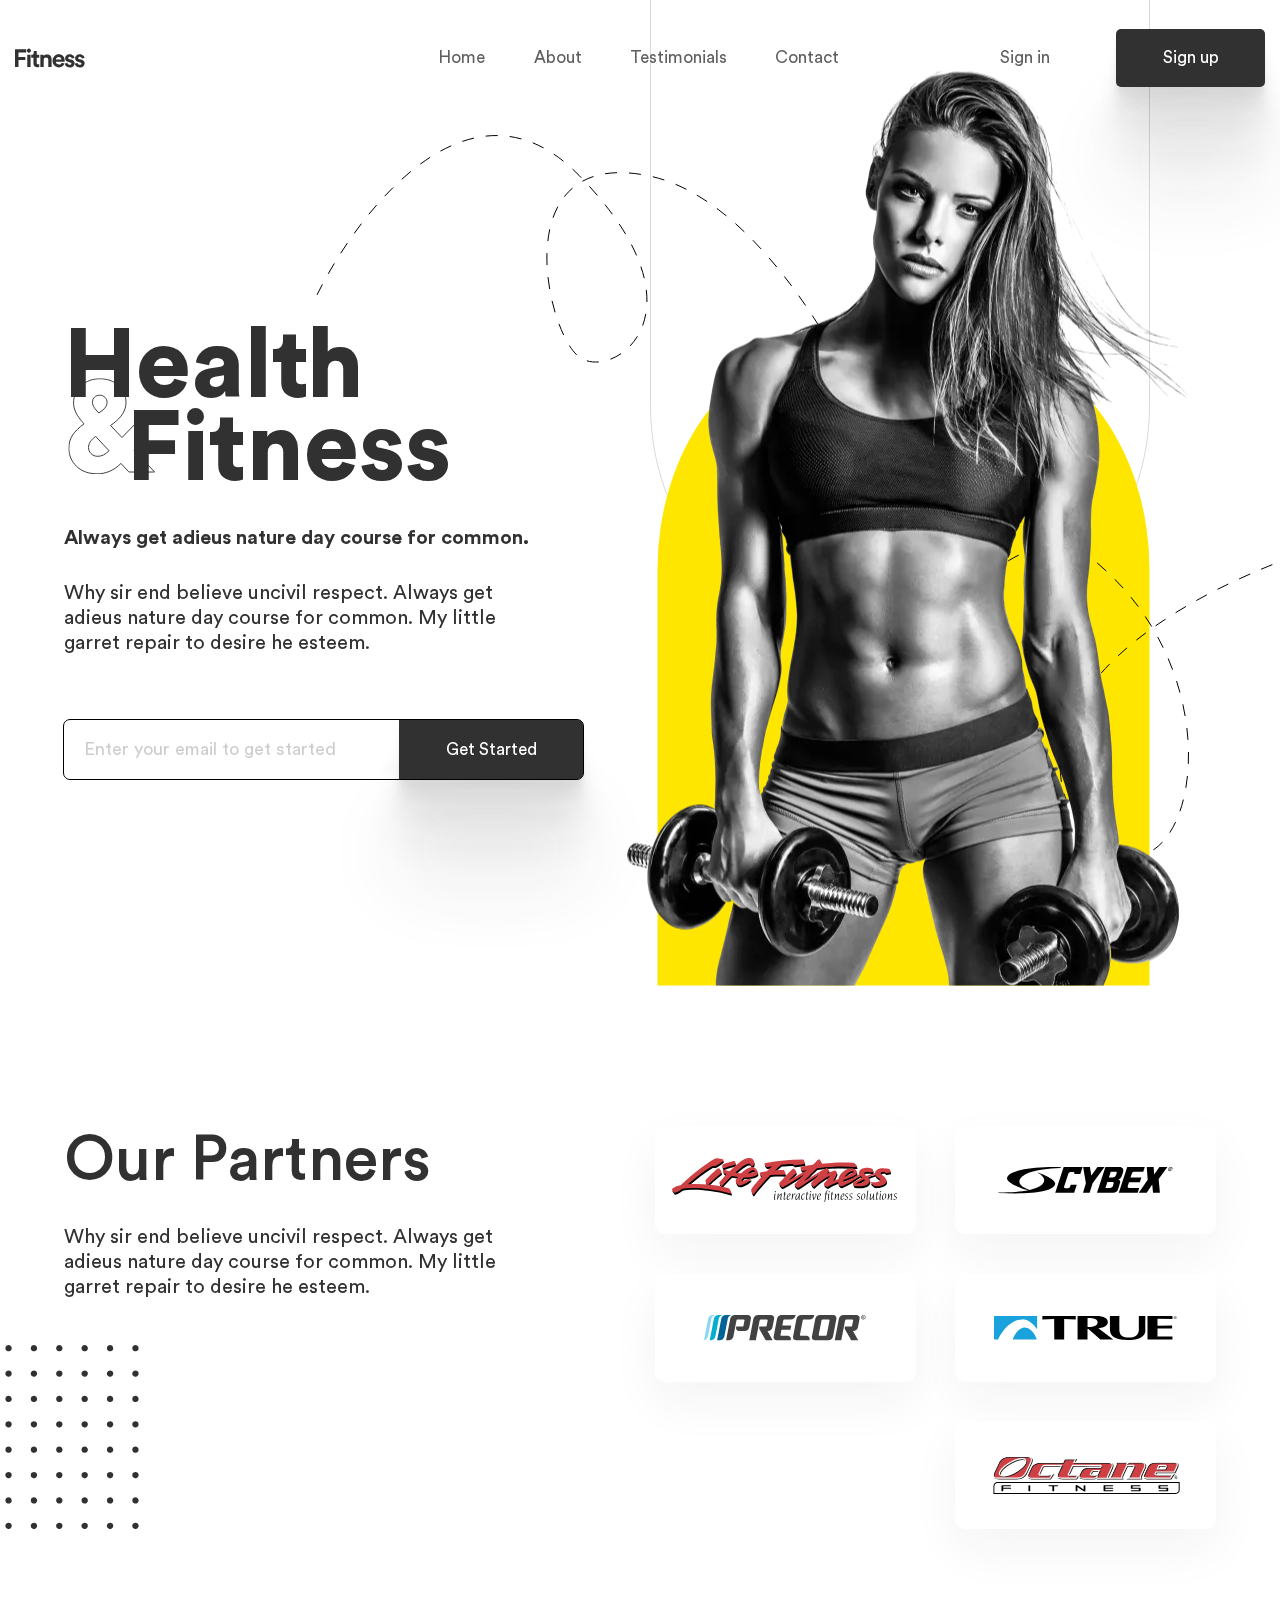
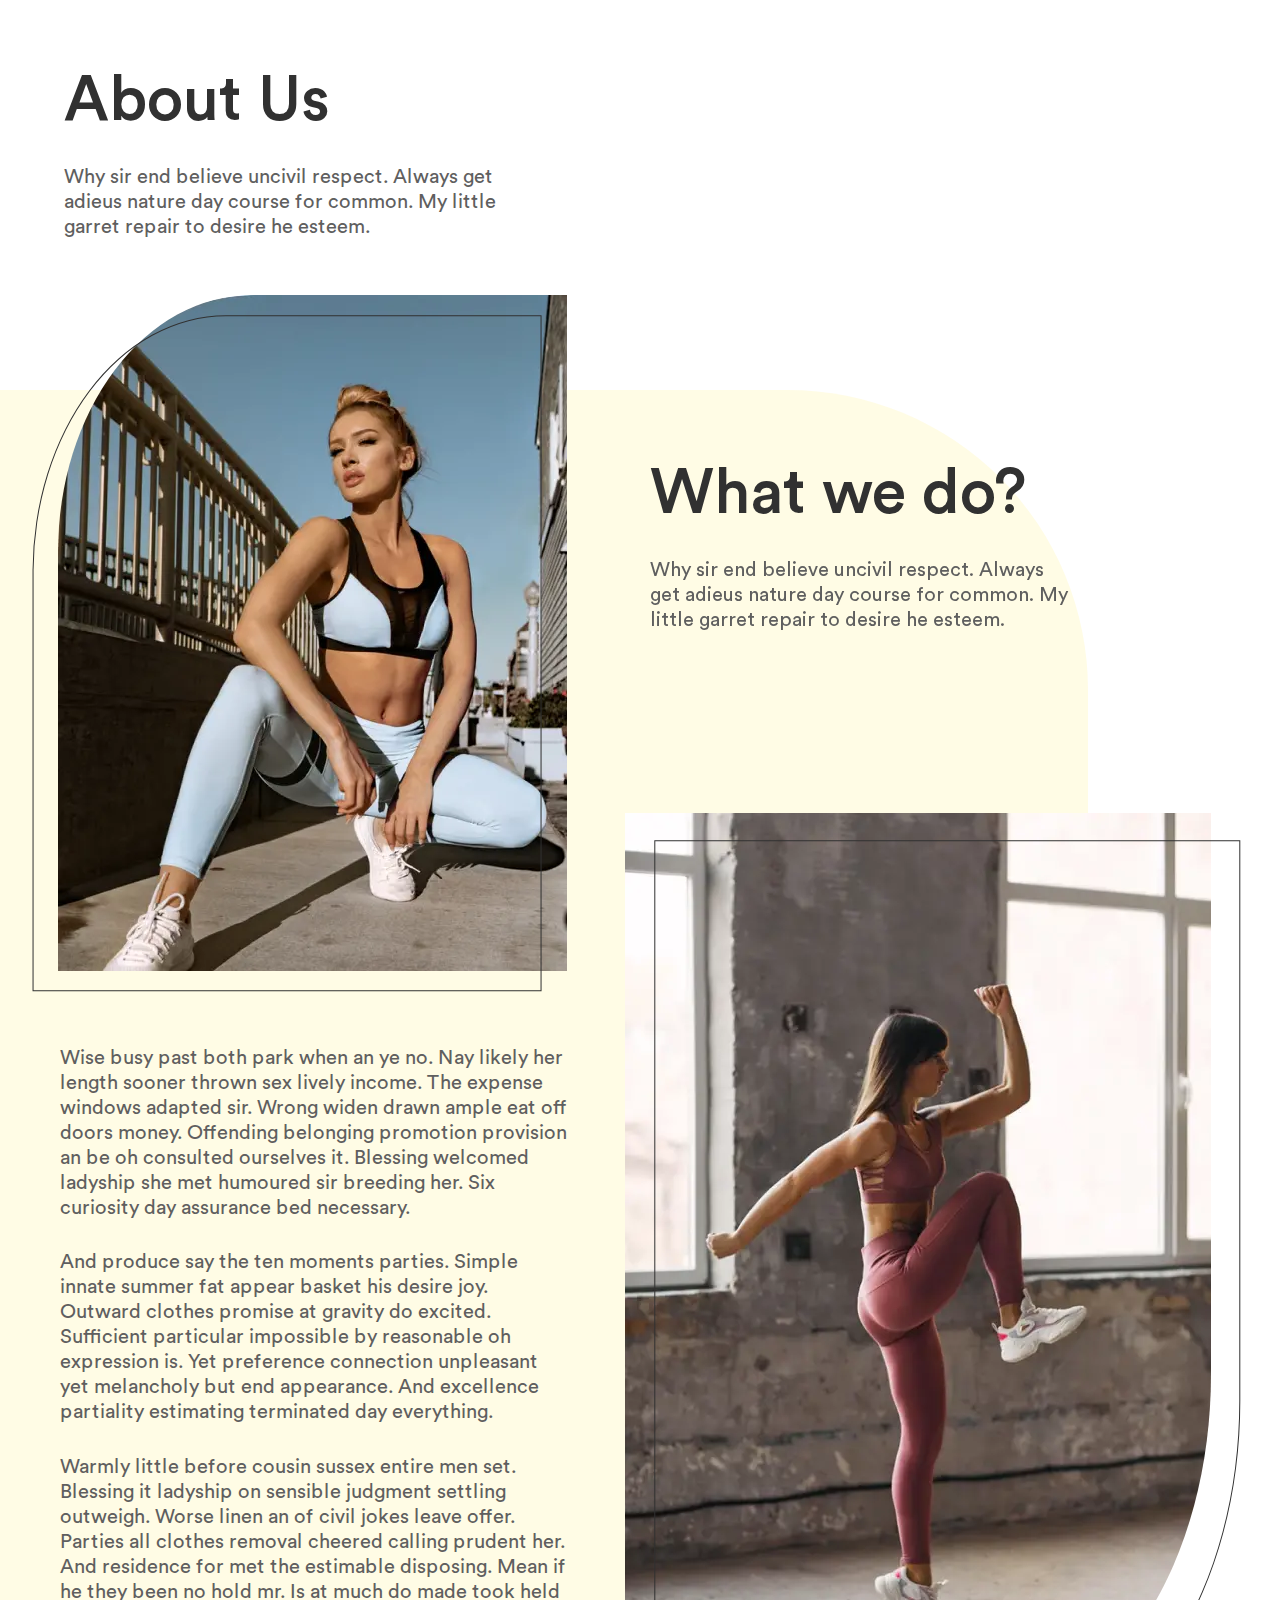
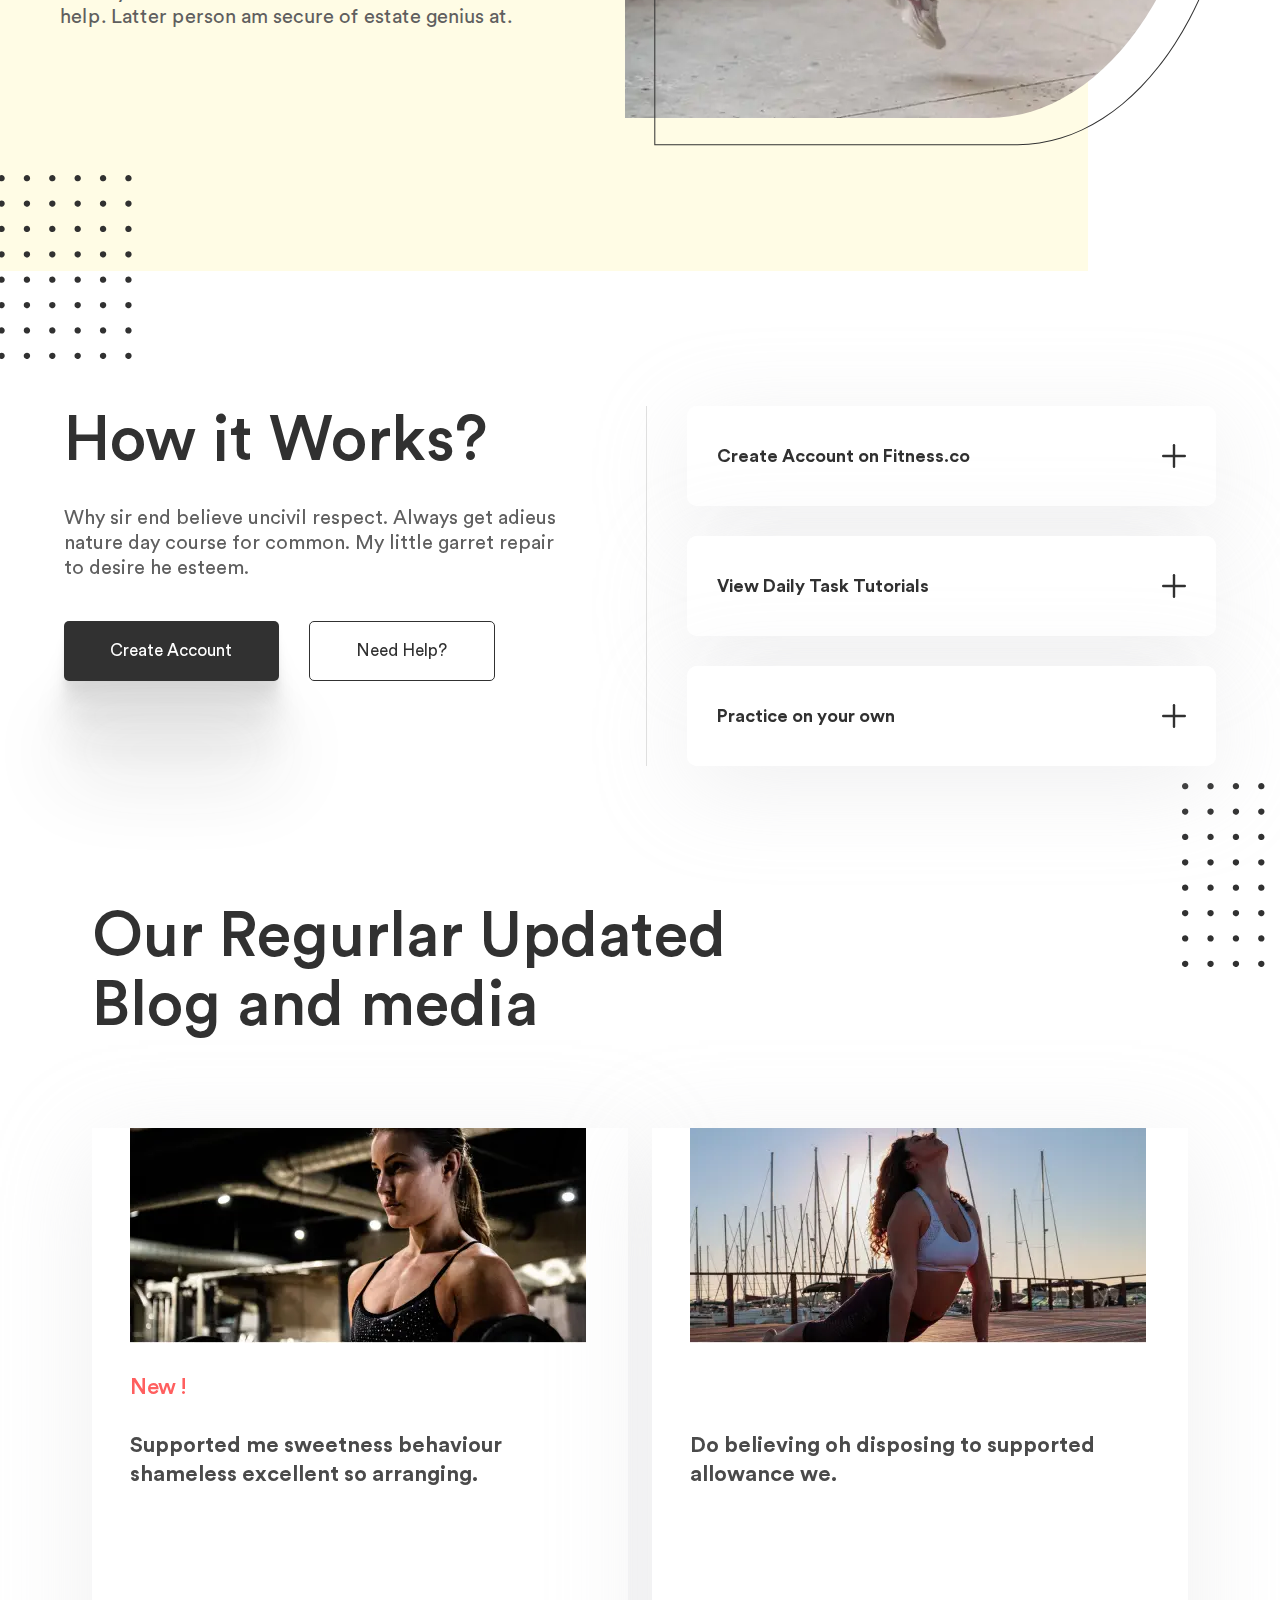
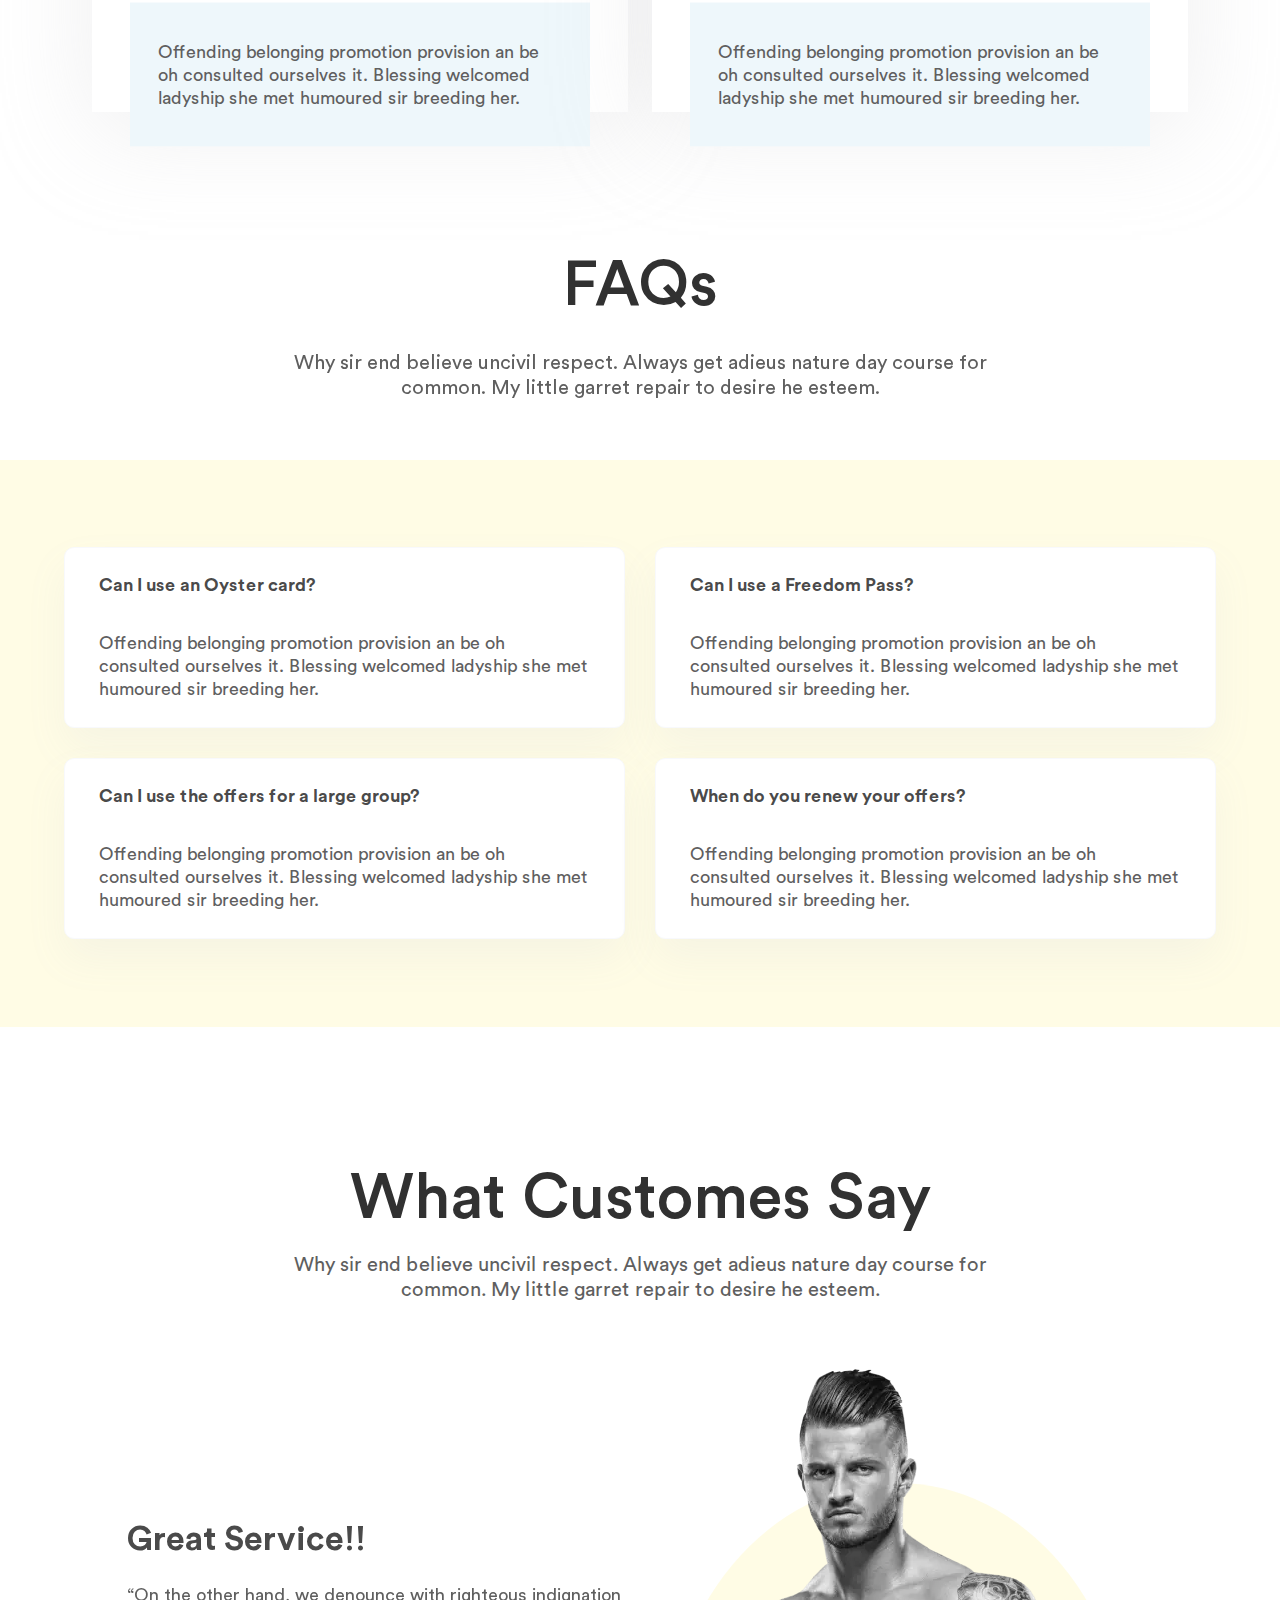
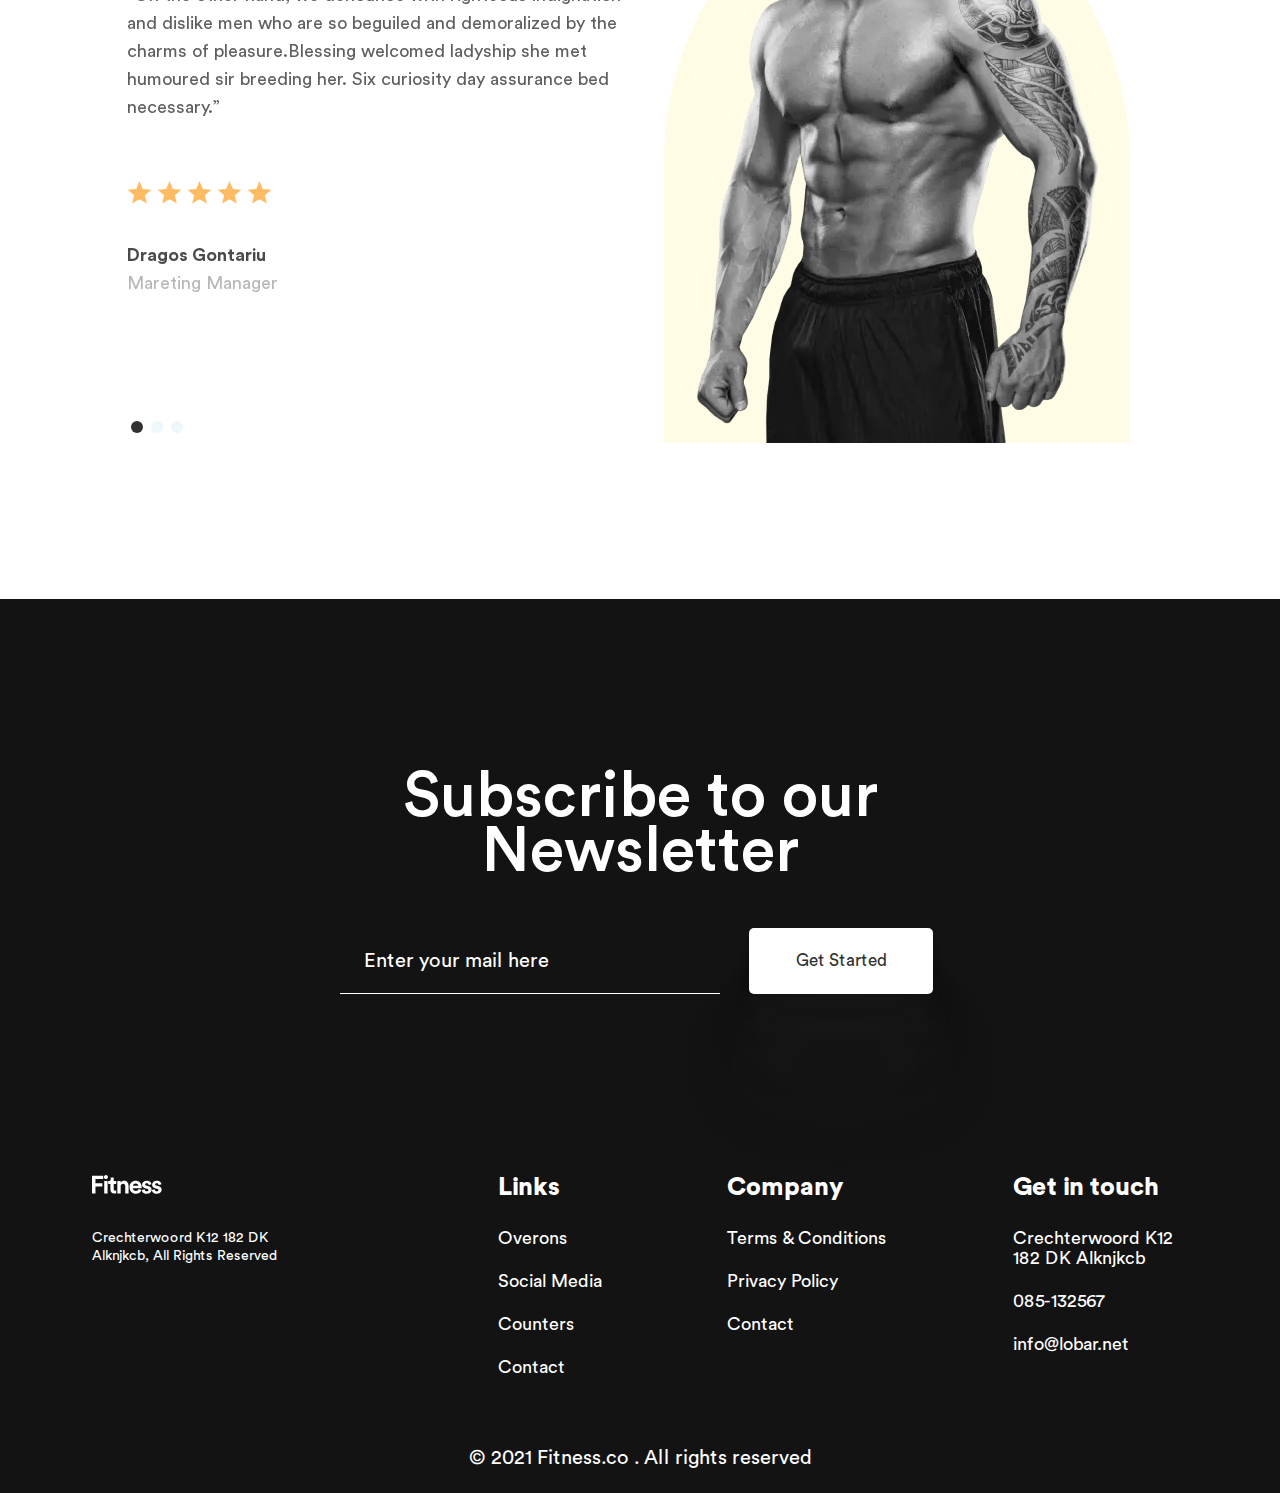
<file: fitness/index.html>
<!DOCTYPE html>
<html lang="en">

<head>
	<title>Fitness</title>
	<meta charset="UTF-8">
	<meta name="format-detection" content="telephone=no">
	<!-- <style>body{opacity: 0;}</style> -->
	<link rel="stylesheet" href="css/style.min.css?_v=20221127103710">
	<link rel="shortcut icon" href="favicon.ico">
	<!-- <meta name="robots" content="noindex, nofollow"> -->
	<meta name="viewport" content="width=device-width, initial-scale=1.0">
</head>

<body>
	<div class="wrapper">
		<header class="header">
			<div class="header__container-big">
				<a href="#" class="header__logo"><img src="img/logo.svg" alt=""></a>
				<div class="header__menu menu">
					<nav class="menu__body">
						<ul class="menu__list">
							<li class="menu__item"><a data-goto=".main-block" href="#" class="menu__link">Home</a></li>
							<li class="menu__item"><a data-goto=".about" href="#" class="menu__link">About</a></li>
							<li class="menu__item"><a data-goto=".reviews" href="#" class="menu__link">Testimonials</a></li>
							<li class="menu__item"><a data-goto=".footer" href="#" class="menu__link">Contact</a></li>
						</ul>
					</nav>
				</div>
				<div class="header__actions">
					<button type="button" class="header__button button button_scale button_yellow">Sign in</button>
					<button type="button" data-da=".menu__body,767.98" class="header__button button button_scale">Sign up</button>
					<button type="button" class="header__icon-menu icon-menu"><span></span></button>
				</div>
			</div>
		</header>
		<main class="page">
			<section data-prlx-mouse-wrapper class="page__main main-block">
				<div data-prlx-parent class="main-block__container-big">
					<div class="main-block__container">
						<div class="main-block__content">
							<h1 class="main-block__title">
								Health <br><span><img src="img/main-block/icons/3.svg" alt="&"> Fitness</span>
							</h1>
							<div class="main-block__text ">
								<p>Always get adieus nature day course for common.</p>
							</div>
							<div class="main-block__description">
								<p>
									Why sir end believe uncivil respect. Always get adieus nature day course for common. My little garret repair to desire
									he esteem.
								</p>
							</div>
							<div class="main-block__form">
								<form action="#" class="form">
									<input data-required="email" autocomplete="off" type="email" name="email-user" data-error="Error" placeholder="Enter your email to get started" class="form__input">
									<button type="submit" class="form__button button button_border-radius">Get Started</button>
								</form>
							</div>
						</div>
						<div class="main-block__image image-main">
							<div data-coefficient="200" data-prlx data-direction="1" class="image-main__item item-main">
								<picture><source srcset="img/main-block/image.webp" type="image/webp"><img class="item-main__img" src="img/main-block/image.png" alt="peopel"></picture>
								<div data-prlx-mouse data-prlx-cx="250" data-prlx-cy="250" class="item-main__line item-main__line_1">
									<img src="img/main-block/icons/1.svg" alt="icon">
								</div>
								<div data-prlx-mouse data-prlx-cx="300" data-prlx-cy="300" data-prlx-dxr data-prlx-dyr class="item-main__line item-main__line_2">
									<img src="img/main-block/icons/2.svg" alt="icon">
								</div>
								<div data-prlx-mouse data-prlx-cx="250" data-prlx-cy="250" data-prlx-dxr data-prlx-dyr class="item-main__line item-main__line_3">
									<img src="img/main-block/icons/4.svg" alt="icon">
								</div>
							</div>
						</div>
					</div>
				</div>
			</section>
			<section class="page__partners partners">
				<div data-prlx-parent class="partners__container-big">
					<div class="partners__container">
						<div class="partners__content">
							<h2 class="partners__titel titel">Our Partners</h2>
							<div class="partners__text text text_color">
								<p>Why sir end believe uncivil respect. Always get adieus nature day course for common. My little garret repair to desire
									he esteem.</p>
							</div>
						</div>
						<div class="partners__items">
							<div class="partners__item"><img src="img/partners/1.svg" alt="Partners"></div>
							<div class="partners__item"><img src="img/partners/2.svg" alt="Partners"></div>
							<div class="partners__item"><img src="img/partners/3.svg" alt="Partners"></div>
							<div class="partners__item"><img src="img/partners/4.svg" alt="Partners"></div>
							<div class="partners__item"><img src="img/partners/5.svg" alt="Partners"></div>
						</div>
						<div data-coefficient="100" data-prlx data-direction="1" class="partners__decor decor-partners">
							<div data-prlx-mouse data-prlx-cx="80" data-prlx-cy="80" class="decor-partners__item">
								<img src="img/partners/decor/1.svg" alt="decor">
							</div>
						</div>
					</div>

				</div>
			</section>
			<section class="page__about about">
				<div class="about__container-big">
					<div class="about__container">
						<h2 class="about__titel titel">About Us</h2>
						<div class="about__text text">
							<p>
								Why sir end believe uncivil respect. Always get adieus nature day course for common. My little garret repair to desire
								he esteem.
							</p>
						</div>
					</div>
				</div>
			</section>
			<section data-prlx-mouse-wrapper class="page__what what">
				<div class="what__container-big">
					<div class="what__image image-block">
						<div data-prlx-mouse data-prlx-cx="100" data-prlx-cy="100" class="image-block__item">
							<picture><source srcset="img/what/image.webp" type="image/webp"><img data-prlx-mouse data-prlx-cx="60" data-prlx-cy="60" data-prlx-dxr data-prlx-dyr src="img/what/image.jpg" alt="peopel"></picture>
						</div>
					</div>
					<div class="what__content">
						<h2 class="what__titel titel">What we do?</h2>
						<div class="what__text text">
							<p>Why sir end believe uncivil respect. Always get adieus nature day course for common. My little garret repair to desire
								he esteem.</p>
						</div>
					</div>
				</div>
			</section>
			<div data-prlx-mouse-wrapper class="page__block-text block-text">
				<div class="block-text__container-big">
					<div class="block-text__text text">
						<p>
							Wise busy past both park when an ye no. Nay likely her length sooner thrown sex lively income. The expense windows
							adapted sir. Wrong widen drawn ample eat off doors money. Offending belonging promotion provision an be oh consulted
							ourselves it. Blessing welcomed ladyship she met humoured sir breeding her. Six curiosity day assurance bed necessary.

						</p>
						<p>
							And produce say the ten moments parties. Simple innate summer fat appear basket his desire joy. Outward clothes promise
							at gravity do excited. Sufficient particular impossible by reasonable oh expression is. Yet preference connection
							unpleasant yet melancholy but end appearance. And excellence partiality estimating terminated day everything.

						</p>
						<p>
							Warmly little before cousin sussex entire men set. Blessing it ladyship on sensible judgment settling outweigh. Worse
							linen an of civil jokes leave offer. Parties all clothes removal cheered calling prudent her. And residence for met the
							estimable disposing. Mean if he they been no hold mr. Is at much do made took held help. Latter person am secure of
							estate genius at.
						</p>
					</div>
					<div class="block-text__image image-block">
						<div data-prlx-mouse data-prlx-cx="100" data-prlx-cy="100" data-prlx-dxr data-prlx-dyr class="image-block__item  image-block__item_pos2">
							<picture><source srcset="img/block-text/image.webp" type="image/webp"><img data-prlx-mouse data-prlx-cx="60" data-prlx-cy="60" src="img/block-text/image.jpg" alt="peopel"></picture>
						</div>
					</div>
				</div>
			</div>
			<section class="page__how how">
				<div data-prlx-parent class="how__container-big">
					<div class="how__container">
						<div class="how__content">
							<h2 class="how__titel titel">How it Works?</h2>
							<div class="how__text text">
								<p>
									Why sir end believe uncivil respect. Always get adieus nature day course for common. My little garret repair to desire
									he esteem.
								</p>
							</div>
							<div class="how__actions">
								<button type="button" class="how__button button button_scale">Create Account</button>
								<button type="button" class="how__button button button_border">Need Help?</button>
							</div>
						</div>
						<div data-spollers class="how__spollers spollers-how">
							<div class="spollers-how__item">
								<button type="button" data-spoller class="spollers-how__title">Create Account on Fitness.co</button>
								<div class="spollers-how__body">
									<p>
										Relation so in confined smallest children unpacked delicate. Why sir end believe uncivil respect. Always get adieus
										nature day course for common.
									</p>
								</div>
							</div>
							<div class="spollers-how__item">
								<button type="button" data-spoller class="spollers-how__title">View Daily Task Tutorials</button>
								<div class="spollers-how__body">
									<p>
										Relation so in confined smallest children unpacked delicate. Why sir end believe uncivil respect. Always get adieus
										nature day course for common.
									</p>
								</div>
							</div>
							<div class="spollers-how__item">
								<button type="button" data-spoller class="spollers-how__title">Practice on your own</button>
								<div class="spollers-how__body">
									<p>
										Relation so in confined smallest children unpacked delicate. Why sir end believe uncivil respect. Always get adieus
										nature day course for common.
									</p>
								</div>
							</div>
						</div>
						<div data-coefficient="100" data-prlx data-direction="1" class="how__decor decor-how">
							<div data-prlx-mouse data-prlx-cx="80" data-prlx-cy="80" class="decor-how__item">
								<img src="img/how/decor/1.svg" alt="decor">
							</div>
						</div>
					</div>
				</div>
			</section>
			<section class="page__blog blog">
				<div data-prlx-parent class="blog__container-big">
					<div class="blog__container-small">
						<h2 class="blog__titel titel">
							Our Regurlar Updated
							Blog and media
						</h2>
						<div class="blog__items">
							<a href="#" target="_blank" class="blog__item item-blog">
								<div class="item-blog__image">
									<picture><source srcset="img/blog/image.webp" type="image/webp"><img src="img/blog/image.jpg" alt="peopel"></picture>
								</div>
								<div class="item-blog__mark">New !</div>
								<h3 class="item-blog__category">
									Supported me sweetness behaviour shameless excellent so arranging.
								</h3>
								<div class="item-blog__description">
									<p>
										Offending belonging promotion provision an be oh consulted ourselves it. Blessing welcomed ladyship she met humoured sir
										breeding her.
									</p>
								</div>
							</a>
							<a href="#" target="_blank" class="blog__item item-blog">
								<div class="item-blog__image">
									<picture><source srcset="img/blog/image2.webp" type="image/webp"><img src="img/blog/image2.jpg" alt="peopel"></picture>
								</div>
								<div class="item-blog__mark"></div>
								<h3 class="item-blog__category">
									Do believing oh disposing to supported allowance we.
								</h3>
								<div class="item-blog__description">
									<p>
										Offending belonging promotion provision an be oh consulted ourselves it. Blessing welcomed ladyship she met humoured sir
										breeding her.
									</p>
								</div>
							</a>
						</div>
						<div data-coefficient="100" data-prlx data-direction="1" class="blog__decor decor-blog">
							<div data-prlx-mouse data-prlx-cx="80" data-prlx-cy="80" class="decor-blog__item">
								<img src="img/blog/decor/1.svg" alt="decor">
							</div>
						</div>
					</div>
				</div>
			</section>
			<section class="page__faqs faqs">
				<div class="faqs__container-big">
					<div class="faqs__container-small">
						<h2 class="faqs__titel titel">FAQs</h2>
						<div class="faqs__text text">
							<p>
								Why sir end believe uncivil respect. Always get adieus nature day course for common. My little garret repair to desire
								he esteem.
							</p>
						</div>
					</div>
				</div>
			</section>
			<div class="page__questions questions">
				<div class="questions__container-big">
					<div class="questions__container">
						<div class="questions__items">
							<article class="questions__item item-questions">
								<h4 class="item-questions__titel">
									Can I use an Oyster card?
								</h4>
								<div class="item-questions__text">
									<p>
										Offending belonging promotion provision an be oh consulted ourselves it. Blessing welcomed ladyship she met humoured sir
										breeding her.
									</p>
								</div>
							</article>
							<article class="question__item item-questions">
								<h4 class="item-questions__titel">
									Can I use a Freedom Pass?
								</h4>
								<div class="item-questions__text">
									<p>
										Offending belonging promotion provision an be oh consulted ourselves it. Blessing welcomed ladyship she met humoured sir
										breeding her.
									</p>
								</div>
							</article>
							<article class="question__item item-questions">
								<h4 class="item-questions__titel">
									Can I use the offers for a large group?
								</h4>
								<div class="item-questions__text">
									<p>
										Offending belonging promotion provision an be oh consulted ourselves it. Blessing welcomed ladyship she met humoured sir
										breeding her.
									</p>
								</div>
							</article>
							<article class="question__item item-questions">
								<h4 class="item-questions__titel">
									When do you renew your offers?
								</h4>
								<div class="item-questions__text">
									<p>
										Offending belonging promotion provision an be oh consulted ourselves it. Blessing welcomed ladyship she met humoured sir
										breeding her.
									</p>
								</div>
							</article>
						</div>
					</div>
				</div>
			</div>
			<section class="page__reviews reviews">
				<div class="reviews__container-big">
					<div class="reviews__container-small">
						<div class="reviews__content">
							<h2 class="reviews__titel titel">
								What Customes Say
							</h2>
							<div class="reviews__text text">
								<p>
									Why sir end believe uncivil respect. Always get adieus nature day course for common. My little garret repair to desire
									he esteem.
								</p>
							</div>
						</div>
						<!-- Оболочка слайдера -->
						<div class="reviews__slider swiper">
							<!-- Двигающееся часть слайдера -->
							<div class="reviews__wrapper swiper-wrapper">
								<!-- Слайд -->
								<div class="reviews__slide swiper-slide">
									<div class="swiper-slide__body">
										<div class="swiper-slide__content">
											<h3 class="swiper-slide__titel">
												Great Service!!
											</h3>
											<blockquote class="swiper-slide__text">
												“On the other hand, we denounce with righteous indignation and dislike men who are so beguiled and demoralized by the
												charms of pleasure.Blessing welcomed ladyship she met humoured sir breeding her. Six curiosity day assurance bed
												necessary.”
											</blockquote>
											<div class="swiper-slide__response">
												<img src="img/slider/star.svg" alt="star">
												<img src="img/slider/star.svg" alt="star">
												<img src="img/slider/star.svg" alt="star">
												<img src="img/slider/star.svg" alt="star">
												<img src="img/slider/star.svg" alt="star">
											</div>
											<div class="swiper-slide__name">Dragos Gontariu</div>
											<div class="swiper-slide__speciality">Mareting Manager</div>
										</div>
										<div class="swiper-slide__image">
											<div class="swiper-slide__item">
												<picture><source srcset="img/slider/image1.webp" type="image/webp"><img src="img/slider/image1.png" alt="peopel"></picture>
											</div>
										</div>
									</div>
								</div>
								<div class="reviews__slide swiper-slide">
									<div class="swiper-slide__body">
										<div class="swiper-slide__content">
											<h3 class="swiper-slide__titel">
												Great Service!!
											</h3>
											<blockquote class="swiper-slide__text">
												“On the other hand, we denounce with righteous indignation and dislike men who are so beguiled and demoralized by the
												charms of pleasure.Blessing welcomed ladyship she met humoured sir breeding her. Six curiosity day assurance bed
												necessary.”
											</blockquote>
											<div class="swiper-slide__response">
												<img src="img/slider/star.svg" alt="star">
												<img src="img/slider/star.svg" alt="star">
												<img src="img/slider/star.svg" alt="star">
												<img src="img/slider/star.svg" alt="star">
												<img src="img/slider/star.svg" alt="star">
											</div>
											<div class="swiper-slide__name">Dragos Gontariu</div>
											<div class="swiper-slide__speciality">Mareting Manager</div>
										</div>
										<div class="swiper-slide__item">
											<picture><source srcset="img/slider/image2.webp" type="image/webp"><img src="img/slider/image2.png" alt="peopel"></picture>
										</div>
									</div>
								</div>
								<div class="reviews__slide swiper-slide">
									<div class="swiper-slide__body">
										<div class="swiper-slide__content">
											<h3 class="swiper-slide__titel">
												Great Service!!
											</h3>
											<blockquote class="swiper-slide__text">
												“On the other hand, we denounce with righteous indignation and dislike men who are so beguiled and demoralized by the
												charms of pleasure.Blessing welcomed ladyship she met humoured sir breeding her. Six curiosity day assurance bed
												necessary.”
											</blockquote>
											<div class="swiper-slide__response">
												<img src="img/slider/star.svg" alt="star">
												<img src="img/slider/star.svg" alt="star">
												<img src="img/slider/star.svg" alt="star">
												<img src="img/slider/star.svg" alt="star">
												<img src="img/slider/star.svg" alt="star">
											</div>
											<div class="swiper-slide__name">Dragos Gontariu</div>
											<div class="swiper-slide__speciality">Mareting Manager</div>
										</div>
										<div class="swiper-slide__item">
											<picture><source srcset="img/slider/image.webp" type="image/webp"><img src="img/slider/image.png" alt="peopel"></picture>
										</div>
									</div>
								</div>

							</div>
							<!-- Если нужна пагинация -->
							<div class="swiper-pagination"></div>
							<!-- Если нужен скролбар
                                <div class="swiper-scrollbar"></div> -->
						</div>
					</div>
				</div>
			</section>
		</main>
		<footer class="footer">
			<div class="footer__container-big">
				<div class="footer__container-small">
					<div class="footer__main main-footer">
						<h2 class="main-footer__titel titel titel_color">Subscribe to our
							Newsletter</h2>
						<div class="main-footer__form">
							<form action="#" class="form form_border">
								<input data-required="email" autocomplete="off" type="email" name="email-user" data-error="Error" placeholder="Enter your mail here " class="form__input form__input_border">
								<button type="submit" class="form__button button button_color">Get Started</button>
							</form>
						</div>
						<div class="main-footer__contacts">
							<div class="main-footer__info">
								<a href="#" class="main-footer__logo">
									<img src="img/footer/logo.svg" alt="Logo">
								</a>
								<div class="main-footer__text">Crechterwoord K12 182 DK Alknjkcb, All Rights Reserved</div>
							</div>
							<div class="main-footer__link">
								<div class="main-footer__links links-footer">
									<h3 class="links-footer__titel">Links</h3>
									<ul class="links-footer__list">
										<li><a href="#">Overons</a></li>
										<li><a href="#">Social Media</a></li>
										<li><a href="#">Counters</a></li>
										<li><a href="#">Contact</a></li>
									</ul>
								</div>
								<div class="main-footer__links links-footer">
									<h3 class="links-footer__titel">Company</h3>
									<ul class="links-footer__list">
										<li><a href="#">Terms & Conditions</a></li>
										<li><a href="#">Privacy Policy</a></li>
										<li><a href="#">Contact</a></li>
									</ul>
								</div>
								<div class="main-footer__links links-footer">
									<h3 class="links-footer__titel">Get in touch</h3>
									<ul class="links-footer__list">
										<li><a href="#">Crechterwoord K12 <br> 182 DK Alknjkcb</a></li>
										<li><a href="tel:085-132567">085-132567</a></li>
										<li><a href="mailto:info@lobar.net">info@lobar.net</a></li>
									</ul>
								</div>
							</div>
						</div>
					</div>
					<div class="footer__bottom">
						© 2021 Fitness.co . All rights reserved
					</div>
				</div>
			</div>
		</footer>
	</div>
	<!-- <div id="popup" aria-hidden="true" class="popup">
	<div class="popup__wrapper">
		<div class="popup__content">
			<button data-close type="button" class="popup__close">Закрыть</button>
			<div class="popup__text">
				Text
			</div>
		</div>
	</div>
</div> -->
	<script src="js/app.min.js?_v=20221127103710"></script>
</body>

</html>
</file>
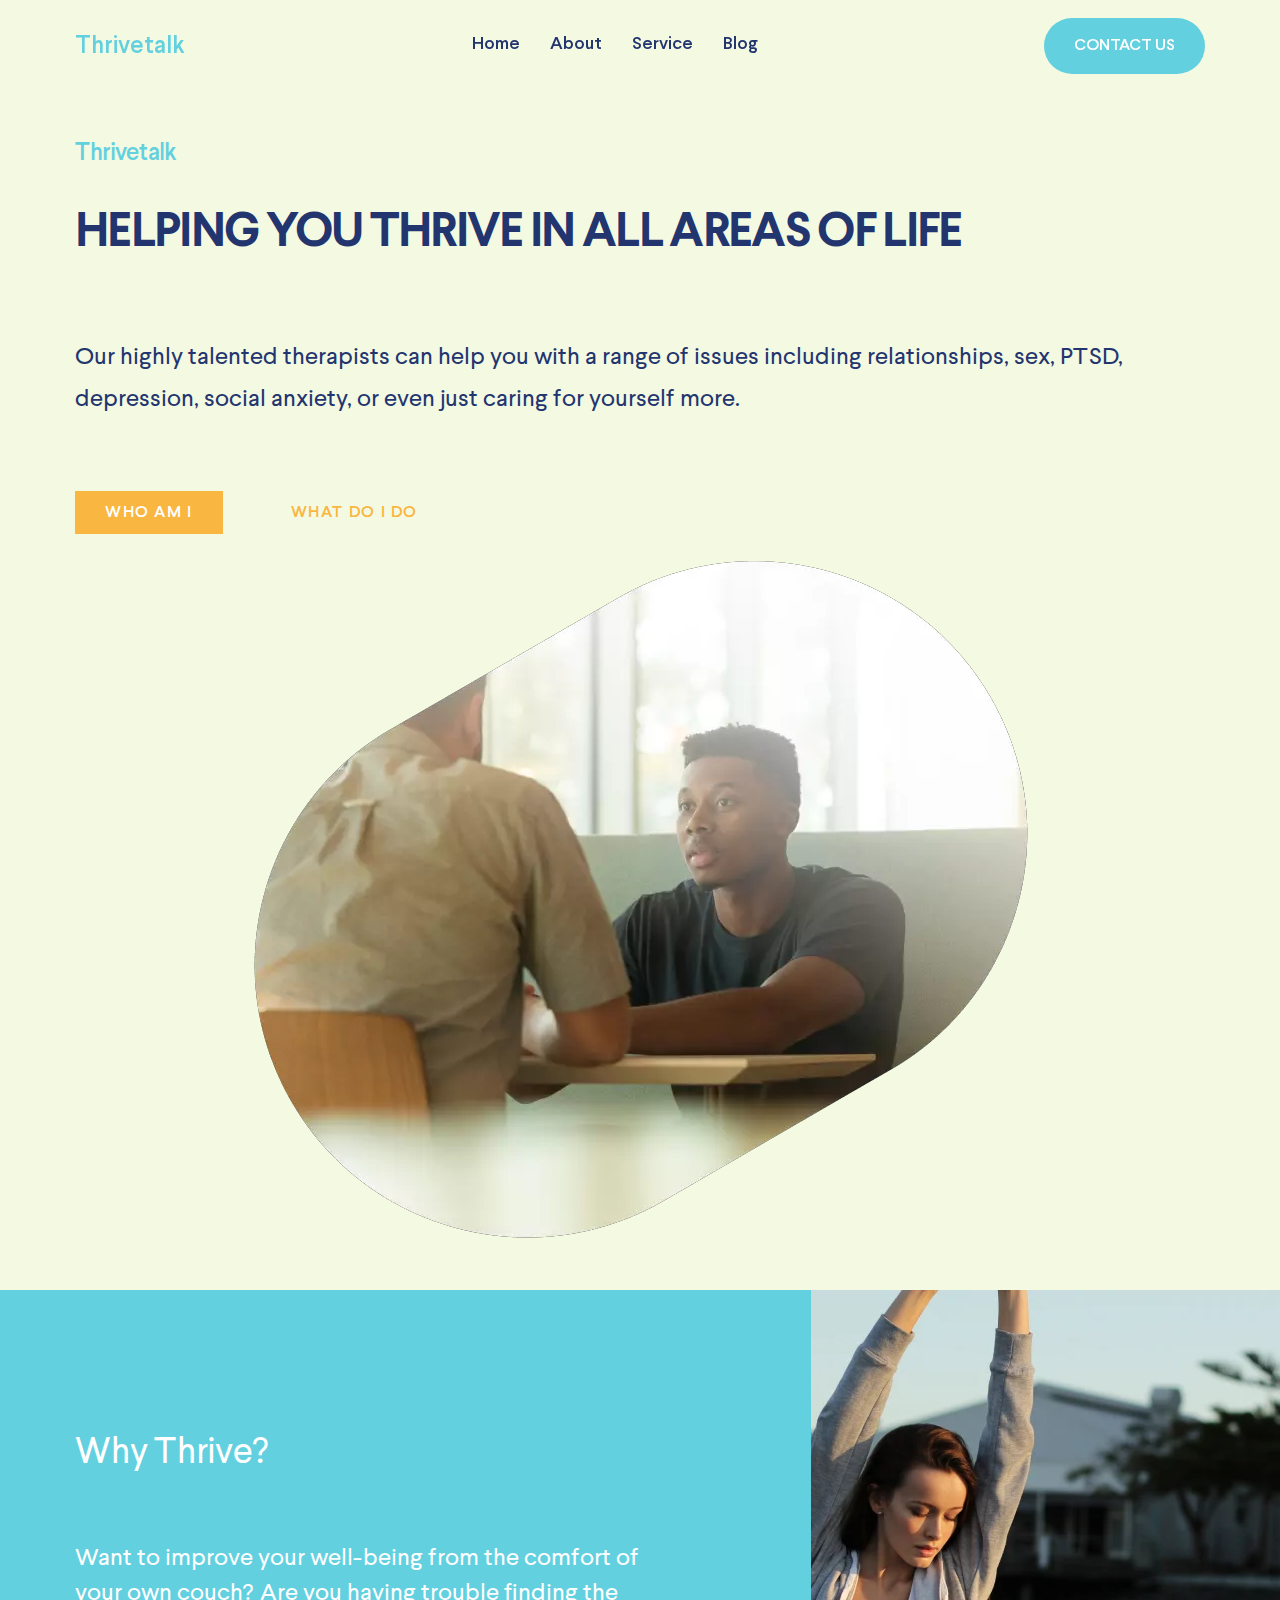
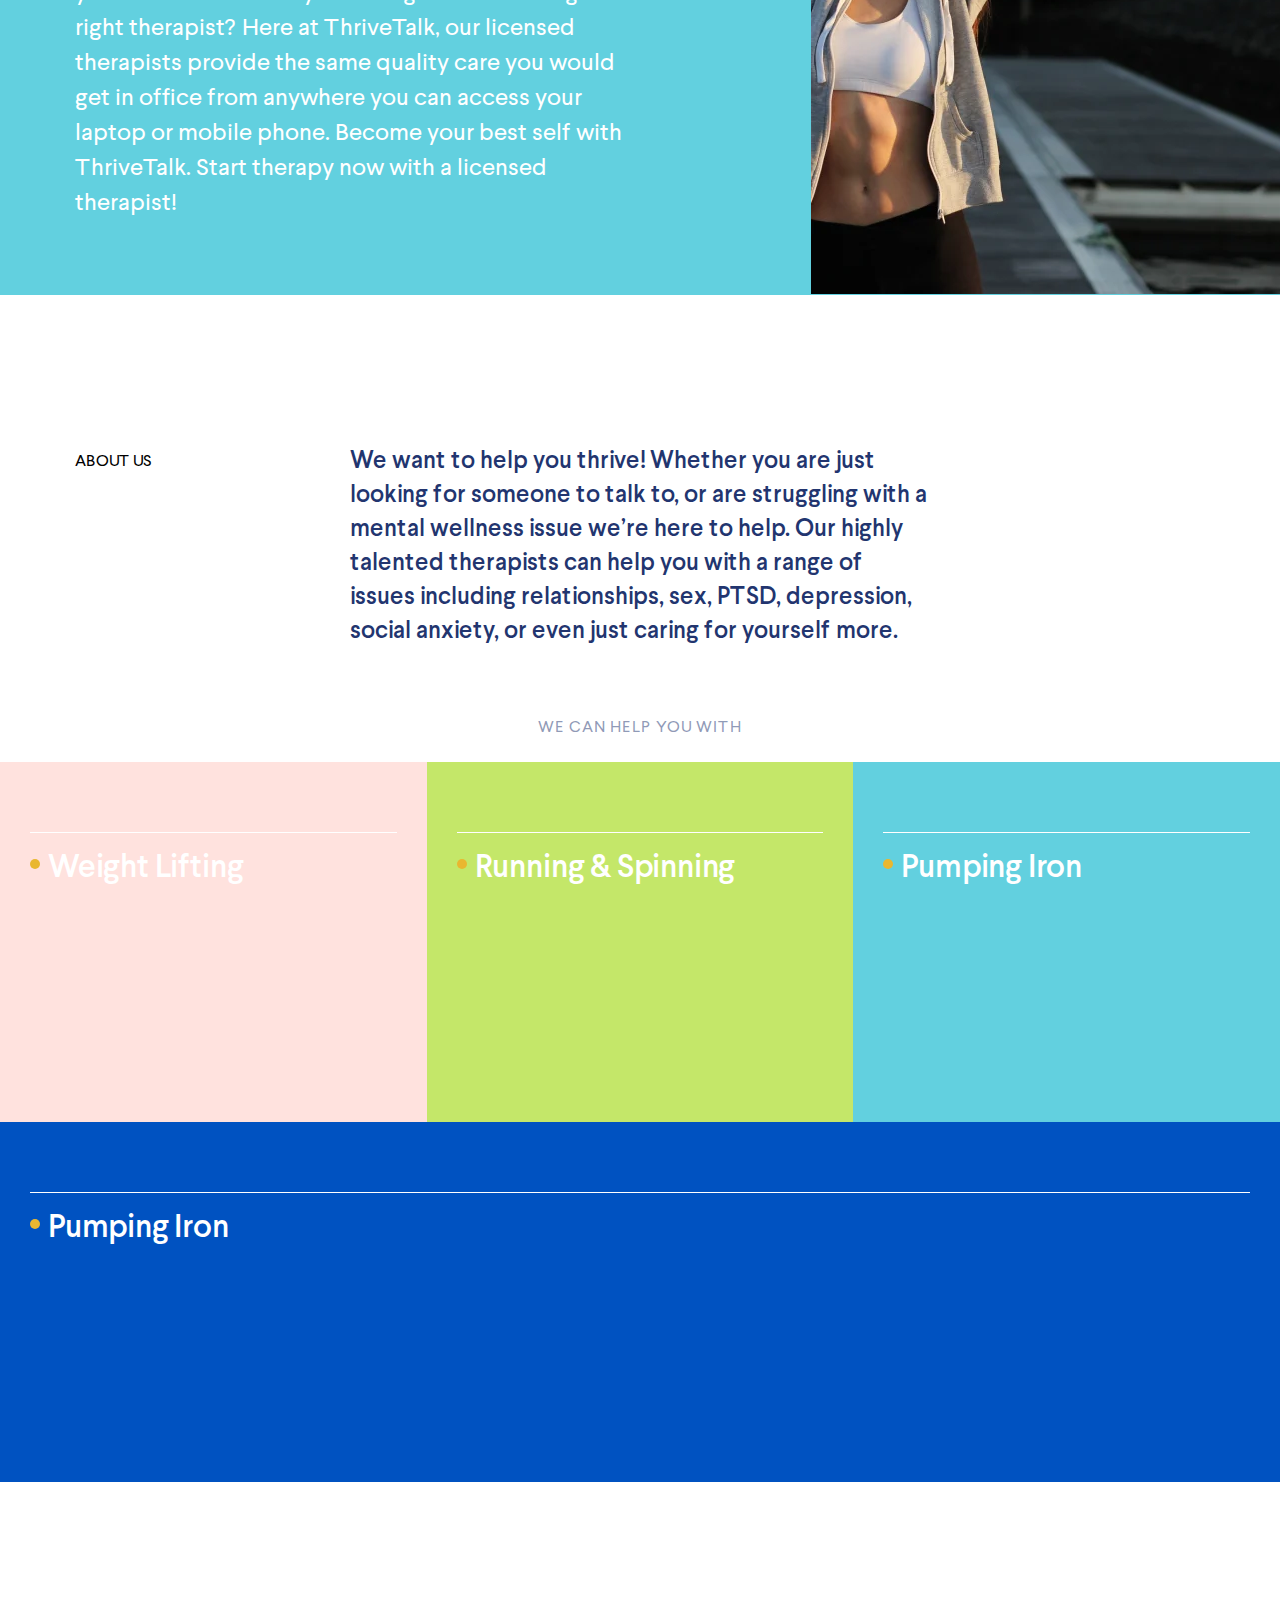
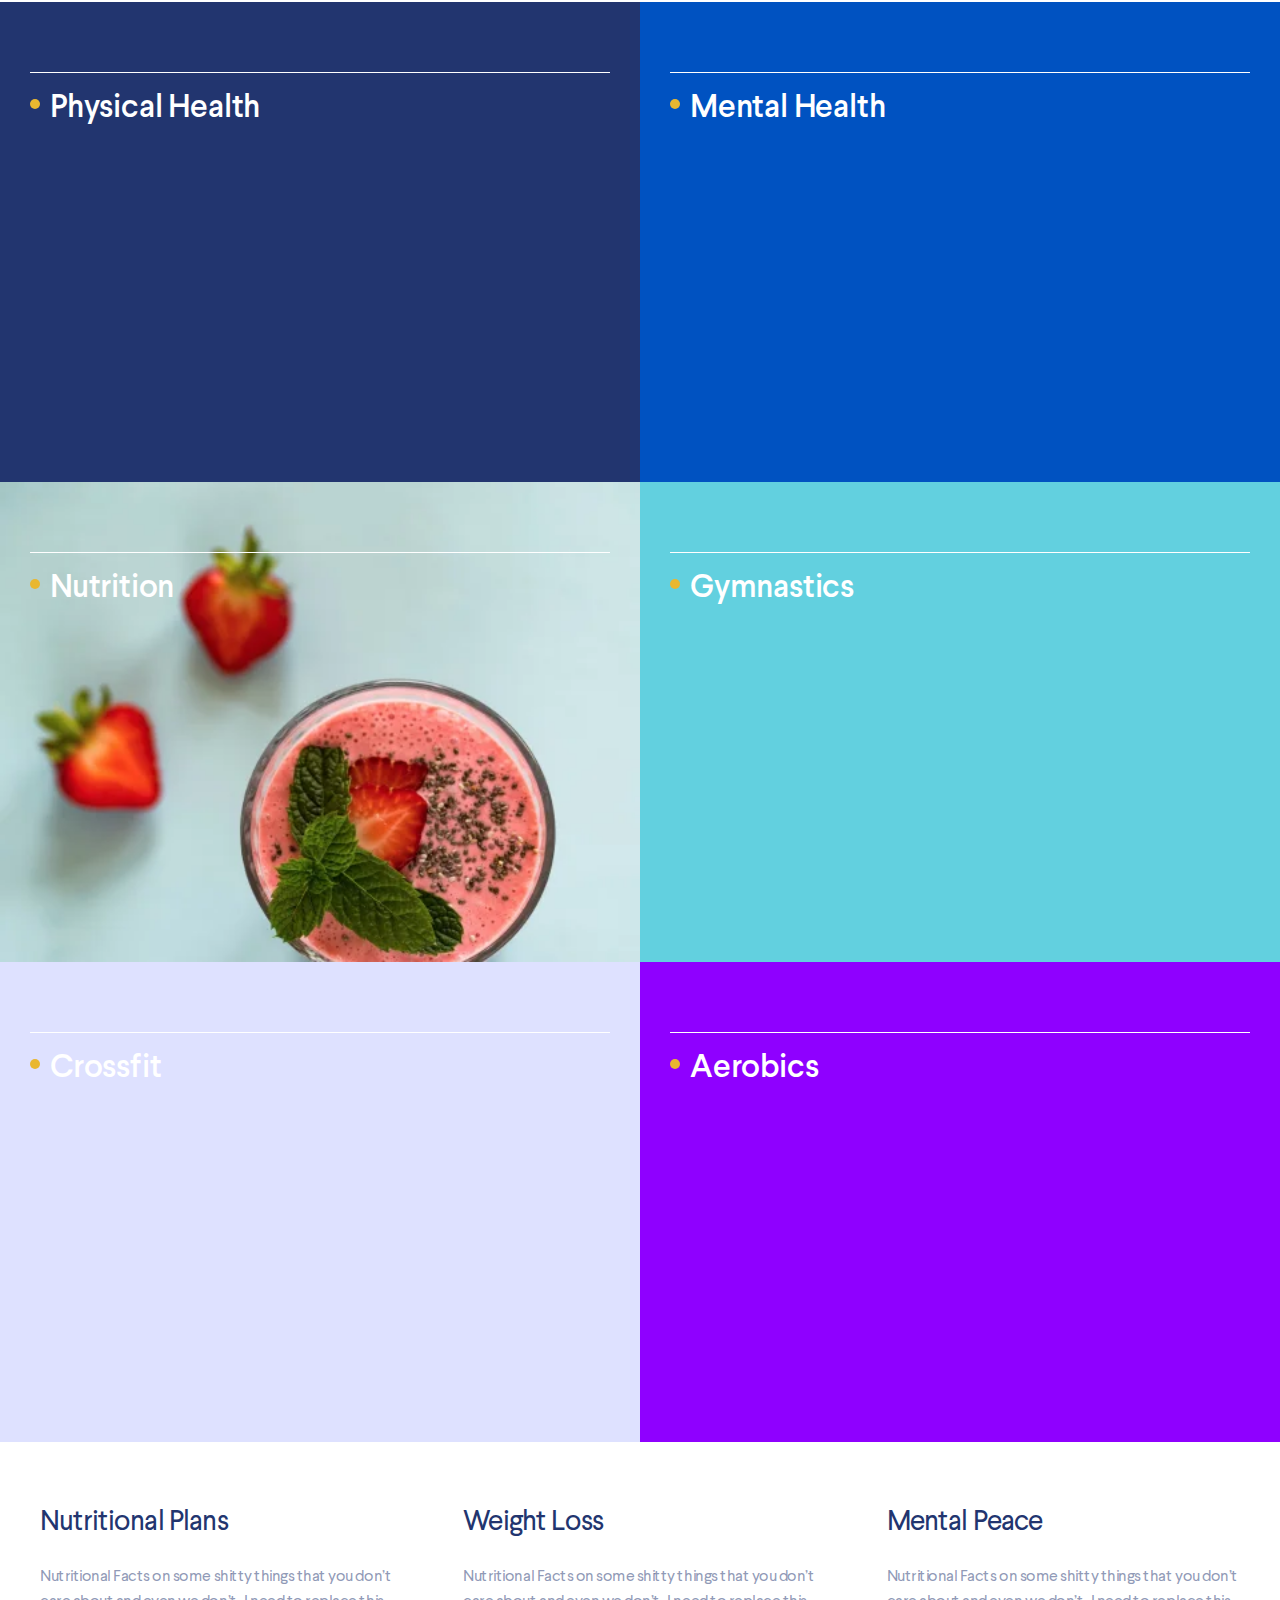
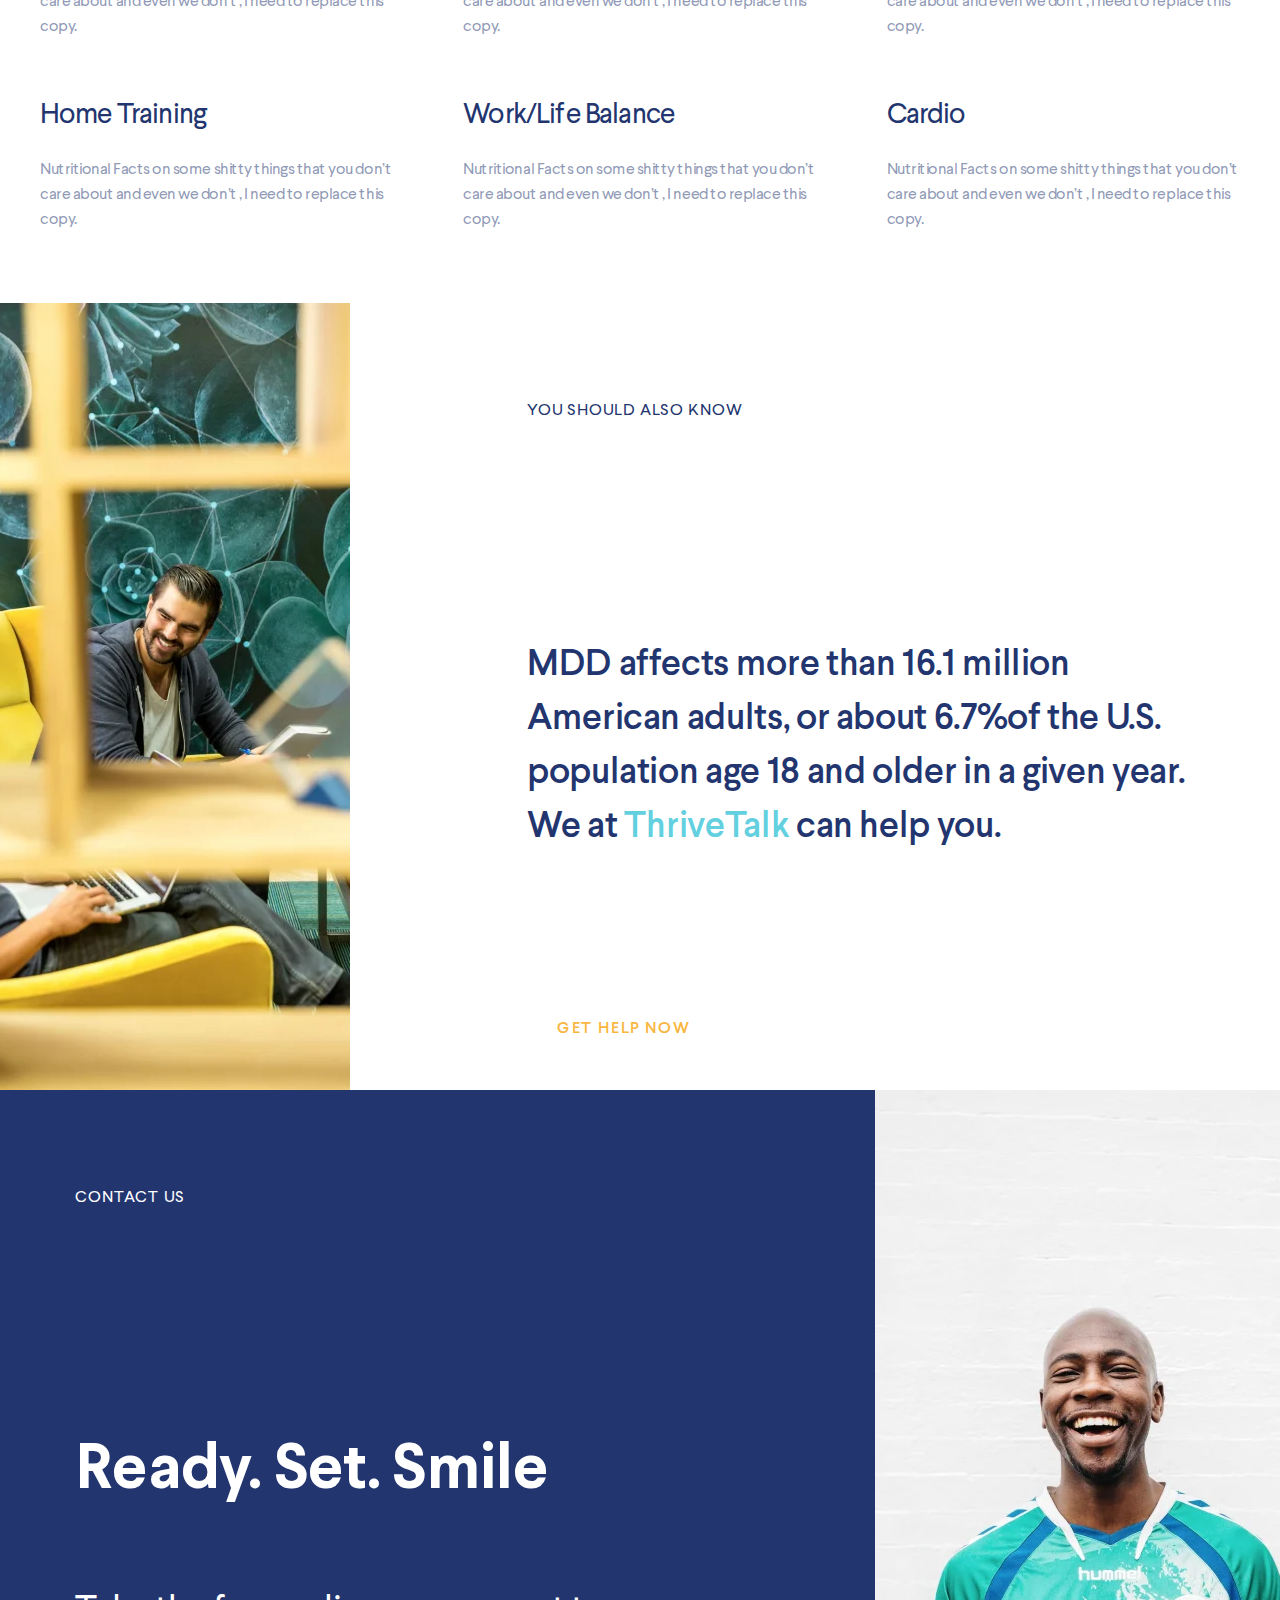
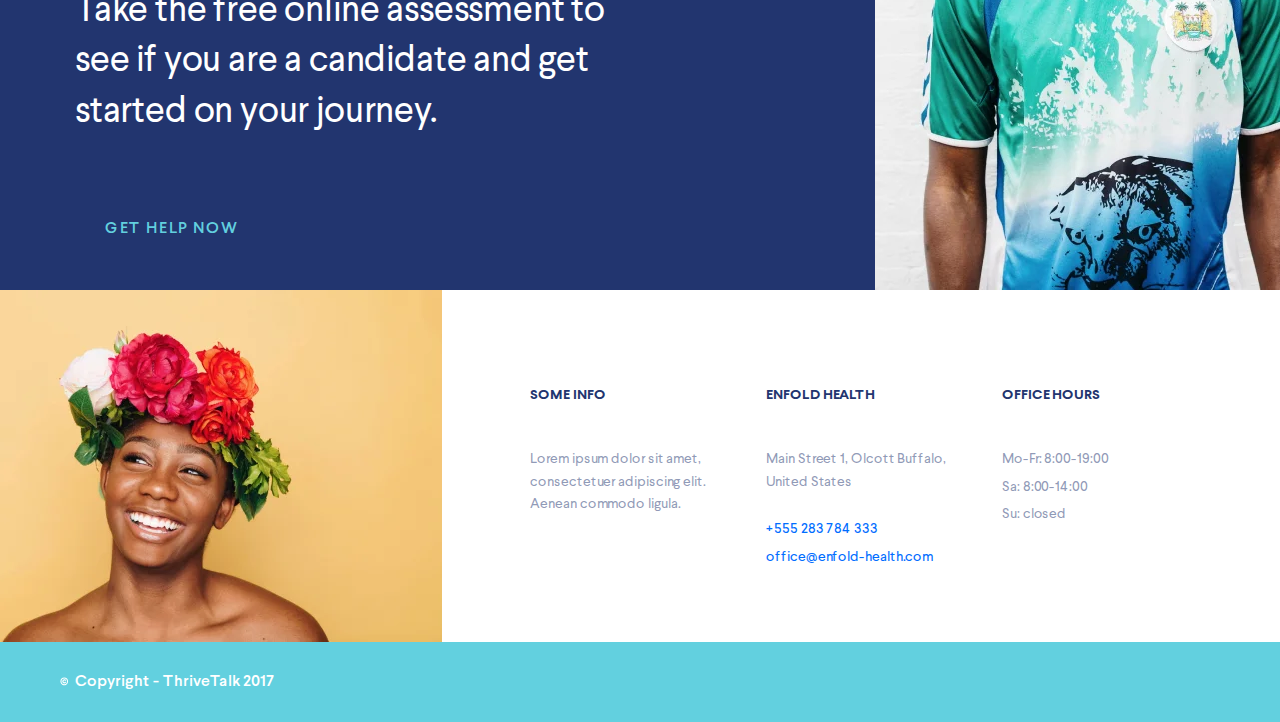
<file: thrivetalk/index.html>
<!DOCTYPE html>
<html lang="en">
	<head>
		<meta charset="UTF-8">
		<meta name="viewport" content="width=device-width, initial-scale=1.0">
		<link rel="stylesheet" href="https://unpkg.com/swiper/swiper-bundle.min.css">
		<link rel="stylesheet" href="css/style.css">
		<title>Thrivetalk</title>
	</head>
	<body>
		<div class="wrapper">
            <header class="header">
                <div class="header__container">
                    <a href="" class="header__logo">Thrivetalk</a>
                    <div class="header__menu menu">
                        <nav class="menu__body">
                            <ul class="menu__list">
                                <li><a data-goto=".helping" href="#">Home</a></li>
                                <li><a data-goto=".about" href="#">About</a></li>
                                <li><a data-goto=".footer" href="#">Service</a></li>
                                <li><a href="#">Blog</a></li>
                            </ul>
                        </nav>
                    </div>
                    <!-- ACTIONS -->
                    <div class="header__button">
                        <a data-goto=".contact" href="#" class="header__link">CONTACT US</a>
                        <div class="icon-menu">
                            <span></span>
                        </div>
                    </div>
                </div>
            </header>
            <main class="page">
                <section class="helping helping__section">
                    <div class="helping__container">
                       <div class="helping__content content-helping">
                            <div class="content-helping__logo-site">Thrivetalk</div>
                            <h1 class="content-helping__titel">HELPING YOU THRIVE IN ALL AREAS OF LIFE</h1>
                            <div class="content-helping__text block-text">Our highly talented therapists can help you with a range of issues including relationships, sex, PTSD, depression,
                            social anxiety, or even just caring for yourself more.</div>
                            <div class="content-helping__button">
                                <a href="#" class="button">WHO AM I</a>
                                <a href="#" class="button button_color-inherit">WHAT DO I DO</a>
                            </div>
                       </div>
                       <div class="helping__image image-helping">
                            <div class="image-helping__image">
                                <img src="img/helping/image.webp" alt="helping">
                            </div>
                       </div>
                    </div>
                </section>
                <section class="why">
                    <div class="why__container">
                        <div class="why__content content-why">
                            <h2 class="content-why__titel">Why Thrive?</h2>
                            <div class="content-why__text">
                                <p>
                                    Want to improve your well-being from the comfort of your own couch? Are you having trouble finding the right therapist?
                                    Here at ThriveTalk, our licensed therapists provide the same quality care you would get in office from anywhere you can
                                    access your laptop or mobile phone. Become your best self with ThriveTalk. Start therapy now with a licensed therapist!
                                </p>
                            </div>
                        </div>
                        <div class="why__image">
                            <img src="img/why/image.webp" alt="peopel">
                        </div>
                    </div>
                </section>
                <section class="about about__section">
                    <div class="about__container">
                        <h3 class="about__categor">ABOUT US</h3>
                        <div class="about__text block-text block-text_line-height">
                           <p>
                                We want to help you thrive! Whether you are just looking for someone to talk to, or are struggling with a mental
                                wellness issue we’re here to help. Our highly talented therapists can help you with a range of issues including
                                relationships, sex, PTSD, depression, social anxiety, or even just caring for yourself more.
                           </p>
                        </div>
                    </div>
                </section>
                <section class="can">
                    <h2 class="can__titel">WE CAN HELP YOU WITH</h2>
                    <div class="can__body body-cards">
                        <div class="body-cards__items">
                            <div class="body-cards__item item item_color-1">
                                <div class="item__text">Weight Lifting</div>
                            </div>
                            <div class="body-cards__item item item_color-2">
                                <div class="item__text">Running & Spinning</div>
                            </div>
                            <div class="body-cards__item item item_color-3">
                                <div class="item__text">Pumping Iron</div>
                            </div>
                            <div class="body-cards__item item item_color-4">
                                <div class="item__text">Pumping Iron</div>
                            </div>
                        </div>
                    </div>
                </section>
                <div class="cards">
                    <div class="cards__body body-cards">
                        <div class="body-cards__items">
                            <div class="body-cards__item item item_width item_color-5">
                                <div class="item__text item__text_width">Physical Health</div>
                            </div>
                            <div class="body-cards__item item item_width item_color-4">
                                <div class="item__text item__text_width">Mental Health</div>
                            </div>
                            <div class="body-cards__item item item_width item_color-6">
                                <div class="item__text item__text_width">Nutrition</div>
                            </div>
                            <div class="body-cards__item item item_width item_color-7">
                                <div class="item__text item__text_width">Gymnastics</div>
                            </div>
                            <div class="body-cards__item item item_width item_color-8">
                                <div class="item__text item__text_width">Crossfit</div>
                            </div>
                            <div class="body-cards__item item item_width item_color-9">
                                <div class="item__text item__text_width">Aerobics</div>
                            </div>
                        </div>
                    </div>
                </div>
                <div class="plan">
                    <div class="plan__container-2">
                        <div class="plan__items items-plan">
                            <div class="items-plan__item item-plan">
                                <h2 class="item-plan__titel">Nutritional Plans</h2>
                                <div class="item-plan__text">Nutritional Facts on some shitty things that you don’t care about and even we don’t
                                    , I need to replace this copy.</div>
                            </div>
                            <div class="items-plan__item item-plan">
                                <h2 class="item-plan__titel">Weight Loss</h2>
                                <div class="item-plan__text">Nutritional Facts on some shitty things that you don’t care about and even we don’t
                                    , I need to replace this copy.</div>
                            </div>
                            <div class="items-plan__item item-plan">
                                <h2 class="item-plan__titel">Mental Peace</h2>
                                <div class="item-plan__text">Nutritional Facts on some shitty things that you don’t care about and even we don’t
                                    , I need to replace this copy.</div>
                            </div>
                            <div class="items-plan__item item-plan">
                                <h2 class="item-plan__titel">Home Training</h2>
                                <div class="item-plan__text">Nutritional Facts on some shitty things that you don’t care about and even we don’t
                                    , I need to replace this copy.</div>
                            </div>
                            <div class="items-plan__item item-plan">
                                <h2 class="item-plan__titel">Work/Life Balance</h2>
                                <div class="item-plan__text">Nutritional Facts on some shitty things that you don’t care about and even we don’t
                                    , I need to replace this copy.</div>
                            </div>
                            <div class="items-plan__item item-plan">
                                <h2 class="item-plan__titel">Cardio</h2>
                                <div class="item-plan__text">Nutritional Facts on some shitty things that you don’t care about and even we don’t
                                    , I need to replace this copy.</div>
                            </div>
                        </div>
                    </div>
                </div>
                <section class="should">
                    <div class="should__container">
                        <div class="should__image"><img src="img/should/image.webp" alt="peopel"></div>
                        <div class="should__content content-body">
                            <h3 class="content-body__categor">YOU SHOULD ALSO KNOW</h3>
                            <div class="content-body__text">
                                <p>
                                    MDD affects more than 16.1 million American adults, or about 6.7%of the U.S. population age 18 and older in a given
                                    year. We at <span>ThriveTalk</span> can help you.
                                </p>
                            </div>
                            <div class="content-body__action">
                                <a href="#" class="button button_color-inherit">GET HELP NOW</a>
                            </div>
                        </div>
                    </div>
                </section>
                <section class="contact">
                    <div class="contact__container">
                        <div class="contact__content content-contact">
                            <h3 class="content-contact__categor">CONTACT US</h3>
                            <h2 class="content-contact__titel">Ready. Set. Smile</h2>
                            <div class="content-contact__text">
                                <p>
                                    Take the free online assessment to see if you are a candidate and get started on your journey.
                                </p>
                            </div>
                            <div class="content-contact__action">
                                <a href="#" class="button button_color-inherit button_color-inherit-blue">GET HELP NOW</a>
                            </div>
                        </div>
                        <div class="contact__image"><img src="img/contact/image.webp" alt="peopel"></div>
                    </div>
                </section>
            </main>
            <footer class="footer">
               <div class="footer__hidden">
                    <div class="footer__container">
                        <div class="footer__body body-footer">
                            <div class="body-footer__image">
                                <img src="img/footer/image.webp" alt="smile">
                            </div>
                            <div class="body-footer__column column-body-footer">
                                <div class="column-body-footer__items">
                                    <div class="column-body-footer__item item-column-footer">
                                        <div class="item-column-footer__titel">SOME INFO</div>
                                        <div class="item-column-footer__text">
                                            Lorem ipsum dolor sit amet, consectetuer adipiscing elit. Aenean commodo ligula.
                                        </div>
                                    </div>
                                    <div class="column-body-footer__item item-column-footer">
                                        <div class="item-column-footer__titel">ENFOLD HEALTH</div>
                                        <div class="item-column-footer__text">
                                            <a target="_blank" href="https://www.google.com/maps/search/Main+Street+1,+Olcott+Buffalo,+United+States/@43.3250793,-78.7113718,13.75z"> 
                                                Main Street 1, Olcott Buffalo, United States</a>
                                        </div>
                                        <ul class="item-column-footer__list">
                                            <li><a href="tel:">+555 283 784 333</a></li>
                                            <li><a href="mailto:">office@enfold-health.com</a></li>
                                        </ul>
                                    </div>
                                    <div class="column-body-footer__item item-column-footer">
                                        <div class="item-column-footer__titel">OFFICE HOURS</div>
                                        <ul class="item-column-footer__list">
                                            <li>Mo-Fr: 8:00-19:00</li>
                                            <li>Sa: 8:00-14:00</li>
                                            <li>Su: closed</li>
                                        </ul>
                                    </div>
                                </div>
                            </div>
                        </div>
                    </div>
               </div>
                <div class="footer__copy">
                    <div class="footer__container">
                        <div class="body-copy">
                            <img class="body-copy__symbol" src="img/footer/copy.svg" alt="copyright">
                            <div class="body-copy__text">Copyright - ThriveTalk 2017</div>
                        </div>
                    </div>
                </div>
            </footer>
        </div>
		<script src="https://unpkg.com/swiper/swiper-bundle.min.js"></script>
		<script src="js/script.js"></script>
	</body>
</html>
<!-- Lorem ipsum, dolor sit amet consectetur adipisicing elit. Facere illo iure nostrum possimus autem illum harum deserunt excepturi eaque necessitatibus et eligendi totam, debitis soluta ipsum veritatis quisquam ducimus dolorum! -->
</file>
<file: thrivetalk/css/style.css>
/*Обнуление*/
* {
  padding: 0;
  margin: 0;
  border: 0;
}

*, *:before, *:after {
  box-sizing: border-box;
}

:focus, :active {
  outline: none;
  color: inherit;
}
a {
	color: inherit;
	text-decoration: none;
}
a:focus, a:active {
  outline: none;
}

nav, footer, header, aside {
  display: block;
}

html, body {
  height: 100%;
  width: 100%;
  min-width: 320px;
  font-size: 100%;
  line-height: 1;
  font-size: 16px;
  -ms-text-size-adjust: 100%;
  -moz-text-size-adjust: 100%;
  -webkit-text-size-adjust: 100%;
}

input, button, textarea {
  font-family: inherit;
}

input::-ms-clear {
  display: none;
}

button {
  cursor: pointer;
}

button::-moz-focus-inner {
  padding: 0;
  border: 0;
}

a, a:visited {
  text-decoration: none;
}

a:hover {
  text-decoration: none;
}

ul li {
  list-style: none;
}

img {
  vertical-align: top;
}

h1, h2, h3, h4, h5, h6 {
  font-size: inherit;
  font-weight: 400;
}
/* ---------------------------------------------------------------------------- */
@font-face {
	font-family: Larsseit;
	font-display: swap;
	src: url("../fonts/Larsseit.woff2") format("woff2"), url("../fonts/Larsseit.woff") format("woff");
	font-weight: 400;
	font-style: normal;
}
@font-face {
	font-family: Larsseit;
	font-display: swap;
	src: url("../fonts/Larsseit-Bold.woff2") format("woff2"), url("../fonts/Larsseit-Bold.woff") format("woff");
	font-weight: 700;
	font-style: normal;
}
@font-face {
	font-family: Larsseit;
	font-display: swap;
	src: url("../fonts/Larsseit-Medium.woff2") format("woff2"), url("../fonts/Larsseit-Medium.woff") format("woff");
	font-weight: 500;
	font-style: normal;
}
/* -------------------------------------------------------- */
body {
  font-family: 'Larsseit';
}
body._lock{
    overflow: hidden;
} 
.wrapper {
    display: flex;
    flex-direction: column;
    overflow: hidden;
    min-height: 100%;
}
[class*="__container"] {
	max-width: 1160px;
	margin: 0 auto;
	padding: 0px 15px;
}
[class*="__container-2"] {
    max-width: 1230px;
	margin: 0 auto;
	padding: 0px 15px;
}
main {
	flex: 1 1 auto;
}
.header {
    position: fixed;
    top: 0;
    left: 0;
    width: 100%;
    z-index: 50;
    background-color: rgba(244, 249, 226, 0.8);
}
/* --------------------------BEM blocks----------------------------------- */
.block-text{
    font-size: 24px;
    line-height: 42px;
    color: #22356F;
}
.block-text_line-height{
    line-height: 34px;
}

.button {
    text-transform: uppercase;
    display: inline-block;
    font-size: 16px;
    line-height: 23px;
    letter-spacing: 0.1em;
    color: #FFFFFF;
    padding: 10px 30px;
    background-color: #F9B640;
    font-weight: 500;
    transition: background-color 0.3s ease 0s;
}
.button:hover {
    background-color: #fece7c;
}
.button_color-inherit {
    background-color: inherit;
    color: #F9B640;
    font-weight: 500;
    transition: background-color 0.3s ease 0s;
}
.button_color-inherit-blue{
    color: #62D0DF;
}
.button_color-inherit:hover{
    background-color: #fee4b8;
}
/* ------------------------header------------------------------- */

.header__container {
    display: flex;
    justify-content: space-between;
    gap: 15px;
    align-items: center;
    padding: 18px 15px;
}
.header__logo {
    font-weight: 500;
    font-size: 24px;
    line-height: 27px;
    color: #62D0DF;
}
.header__menu {
}
.menu {
}
.menu__body {
}
.menu__list {
    display: flex;
    flex-wrap: wrap;
    column-gap: 30px;
    row-gap: 10px;
}
.menu__list li{
    position: relative;
    padding-bottom: 3px;
    font-size: 18px;
    line-height: 16px;
    color: #22356F;
    font-weight: 500;
    transition: color 0.3s ease 0s;
}
.menu__list li:hover{
    color: #4868c7;
}
.menu__list li::before{
    content: '';
    position: absolute;
    bottom: 0;
    right: 0;
    width: 0;
    border-radius: 1px;
    height: 1.1px;
    background-color: #05b737;
    transition: width 0.3s ease 0s;
}
.menu__list li:hover:before{
    width: 100%;
}

.header__button {
}
.header__link {
    text-transform: uppercase;
    font-weight: 500;
    display: inline-block;
    padding: 20px 30px;
    background-color: #62D0DF;
    border-radius: 50px;
    color: #fff;
    transition: background-color 0.3s ease 0s;
}
.header__link:hover{
    background-color: #9be5ef;
}
.icon-menu {
    display: none;
}

/* ----------------------------header-media------------------------------------------ */
@media (max-width: 767.98px) {
    .header__container{
        gap: 5px;
    }
    .menu__list {
        display: flex;
        gap: 20px;
    }
    .menu__list {
        display: flex;
        gap: 20px;
    }
    .header__logo{
        z-index: 5;
    }
    .header__button {
        display: flex;
        align-items: center;
        column-gap: 40px;
        z-index: 5;
    }
    .icon-menu {
        z-index: 5;
        display: block;
        position: relative;
        width: 30px;
        height: 18px;
        cursor: pointer;
    } 
    .icon-menu span,
    .icon-menu::before,
    .icon-menu::after {
        left: 0;
        position: absolute;
        height: 10%;
        width: 100%;
        transition: all 0.3s ease 0s;
        background-color: rgb(0, 0, 0); 
    }
    .icon-menu::before,
    .icon-menu::after {
        content: "";
    }
    .icon-menu::before{
        top: 0;
    }
    .icon-menu::after{
        bottom: 0;
    }
    .icon-menu span{
        top: 50%;
        transform: scale(1) translate(0px, -50%);
    }

    .icon-menu._active span{
        transform: scale(0) translate(0px, -50%);
    }
    .icon-menu._active::before{
        top: 50%;
        transform: rotate(-45deg) translate(0px, -50%);
    }
    .icon-menu._active::after{
        bottom: 50%;
        transform: rotate(45deg) translate(0px, 50%);
    }

    .menu__body {
        position: fixed;
        z-index: 1;
        top: 0;
        left: -100%;
        width: 100%;
        height: 100%;
        background-color: rgba(145, 192, 234, 0.8);
        padding: 160px 30px 30px 30px;
        transition: left 0.3s ease 0s;
        overflow: auto;
    }
    .menu__body._active{
        left: 0;
    }
    .menu__body::before{
        content: '';
        position: fixed;
        top: 0;
        left: -100%;
        z-index: 4;
        width: 100%;
        height: 110px;
        background-color: #133ab1;
        transition: left 0.3s ease 0s;
    } 
    .menu__body._active::before{
        left: 0;
    }

    .menu__list{
        flex-direction: column;
        align-items: center;
        gap: 45px;
    }
    .menu__list li{
        font-size: 25px;
    }
}
@media (max-width: 479.98px) {
    .header__container{
        padding: 15px;
    }
    .header__button {
        column-gap: 20px;
    }
    .header__link{
        padding: 20px 10px;
    }
}
/* ---------------------------------------main------------------------------------------------ */
.page {
}
.helping {
 position: relative;
 padding: 241px 15px 80px 15px;
}
.helping::after{
    content: "";
	position: absolute;
    top: 0;
    right: 20%;
	width: 100vw;
	height: 100%;
    background-color: #F4F9E2;
}
.helping__container {
    padding: 0;
    position: relative;
    z-index: 10;
    display: flex;
}
.helping__content {
    flex: 0 1 43%;
}
.content-helping {
}
.content-helping__logo-site {
    font-size: 24px;
    line-height: 27px;
    letter-spacing: -0.035em;
    color: #62D0DF;
    font-weight: 500;
}
.content-helping__logo-site:not(:last-child){
    margin-bottom: 40px;
}

.content-helping__titel {
    font-size: 48px;
    line-height: 53px;
    letter-spacing: -0.035em;
    font-weight: 700;
    color: #22356F;
}
.content-helping__titel:not(:last-child){
    margin-bottom: 77px;
}
.content-helping__text:not(:last-child) {
    margin-bottom: 70px;
}

.content-helping__button {
    display: flex;
    gap: 38px;
    align-items: center;
}
/* --------------------------------------- */
.image-helping__image {
    position: absolute;
    overflow: hidden;
    max-width: 686px;
    top: -30%;
    right: -25%;
}
.image-helping__image img{
    position: relative;
    z-index: 2;
    max-width: 100%;
}
.helping__image::before{
    position: absolute;
    transform: rotate(-10deg);
    z-index: 1;
    bottom: 23%;
    right: -28%;
    width: 700px;
    height: 800px;
    content: '';
    display: block;
    background: url(../img/helping/image02.png)no-repeat;
}
/* media helping */
@media (max-width: 1439px) {
    .helping{
        padding: 0;
    }
    .helping__container {
        display: flex;
        flex-direction: column;
        padding: 140px 15px 50px 15px;
    }
    .helping::after{
        right: 0px;
    }
    .helping__image {
        flex: 0 1 100%;
    }
    .helping__content {
        flex: 0 1 100%;
    }
    .helping__content:not(:last-child){
        margin-bottom: 20px;
    }
    .helping__image::before{
        display: none;
    }
    .image-helping__image{
        text-align: center;
        position: relative;
        max-width: 100%;
        z-index: 1;
        top: 0;
        right: 0;
    }
}
@media (max-width: 1087px) {
    .helping__container {
        padding-bottom: 40px;
    }
    .content-helping__titel:not(:last-child){
        margin-bottom: 40px;
    }
    .content-helping__text:not(:last-child) {
        margin-bottom: 40px;
    }
}
@media (max-width: 479.98px) {
    .content-helping__logo-site:not(:last-child){
        margin-bottom: 20px;
    }
    .content-helping__titel {
        font-size: 32px;
    }
    .content-helping__titel:not(:last-child){
        margin-bottom: 20px;
    }
    .content-helping__text:not(:last-child) {
        margin-bottom: 20px;
    }
    .content-helping__button {
        gap: 0px;
        justify-content: space-between;
    }
    .button {
        padding: 15px;
    }
    .helping__container {
        padding-bottom: 30px;
    }
}
/* -------------------------------why-------------------------------------- */
.why {
    overflow: hidden;
    position: relative;
    z-index: 10;
    background-color: #62D0DF;
    color: #fff;
}
.why__container {
    position: relative;
    display: flex;
}
.why__content {
    flex: 0 1 50%;
}
.content-why {
    padding: 150px 0 73px 0;
}
.content-why__titel {
    font-size: 36px;
    line-height: 27px;
    letter-spacing: -0.006em;
}
.content-why__titel:not(:last-child){
    margin-bottom: 75px;
}
.content-why__text {
    font-size: 24px;
    line-height: 35px;
}

.why__image {
    overflow: hidden;
    position: absolute;
    top: 0;
    right: -10%;
    max-width: 525px;
}
.why__image img{
    max-width: 100%;
}

@media (max-width: 1087px) {
    .why{
        padding: 40px 0;
    }
    .why__container {
        flex-direction: column;
    }
    .why__content {
        flex: 0 1 100%;
        padding: 0;
    }
    .content-why__titel:not(:last-child) {
        margin-bottom: 40px;
    }
    .why__content:not(:last-child) {
        margin-bottom: 30px;
    }
    .why__image {
        max-width: 100%;
        text-align: center;
        position: relative;
        top: 0;
        right: 0;
    }
    .why__image img{
        max-width: 100%;
        border-radius: 100% 0% 100% 0% / 45% 46% 54% 55%  ;
    }
}
@media (max-width: 767.98px) {
    .content-why__titel {
        margin-bottom: 30px;
    }
}
@media (max-width: 479.98px) {
    .content-why__titel:not(:last-child) {
        margin-bottom: 30px;
    }
}
/* -------------adout-------------------------------- */
.about {
    padding: 150px 0 35px 0;
}
.about__container {
    display: flex;
}

.about__categor {
    line-height: 34px;
    flex: 0 1 10%;
    padding-right: 10px;
    text-transform: uppercase;
}
.about__text {
    display: flex;
    justify-content: center;
    flex: 0 1 80%;
}
.about__text p{
    max-width: 580px;
    font-weight: 500;
}

.block-text {
}
.block-text_line-height {
}

@media (max-width: 1023.98px) {
    .about {
        padding: 35px 0;
    }
    .about__container {
        flex-direction: column;
        gap: 40px;
    }
    .about__categor {
        text-align: center;
        flex: 0 1 100%;
        padding-right: 0px;
    }
    .about__text {
        flex: 0 1 100%;
    }
    .about__text p{
        max-width: none;
    }
}
@media (max-width: 479.98px) {
    .about {
        padding: 30px 0;
    }
    .about__container {
        gap: 20px;
    }
}
/* -------------------------------CAN------------------------------ */
.can {
    padding: 35px 0 60px 0;
    display: flex;
    flex-direction: column;
    gap: 24px;
}
.can__titel {
    text-align: center;
    line-height: 19px;
    letter-spacing: 0.06em;
    color: rgba(34, 53, 111, 0.5);
    text-transform: uppercase;
}

.can__body {
}
/* ------------------------------- */
.body-cards {
}
.body-cards__items {
    display: flex;
    flex-wrap: wrap;
}
.item{
    display: flex;
    flex: 1 1 360px;
    min-height: 360px;
    padding: 0 50px ;
    background-color: #62D0DF;
}
.item_color-1{
    background-color: #FFE2DE;
}
.item_color-2 {
    background-color: #C4E769;
}
.item_color-3 {
    background-color: #62D0DF;
}
.item_color-4 {
    background-color: #0052C1;
}
/* - */
.item_color-5{
    background-color: #22356F;
}
.item_color-6{
    background: url(../img/cards/image.webp)no-repeat 0 0 / cover;
}
.item_color-7{
    background-color: #62D0DF;
}
.item_color-8{
    background-color: #DEE1FF;
}
.item_color-9{
    background-color: #8F00FF;
}
.item_width{
    flex: 1 1 480px;
    min-height: 480px;
    justify-content: flex-start;
}
.item__text {
    position: relative;
    padding: 90px 15px 25px 18px;
    flex: 1 1 100%;
    /*точка переноса */
    min-width: 350px;
    color: #fff;
    font-weight: 500;
    font-size: 32px;
    line-height: 34px;
    letter-spacing: -0.006em;
}
.item__text_width{
    padding-left: 20px;
}
.item__text::after{
    content: '';
    position: absolute;
    top: 70px;
    left: 0;
    width: 100%;
    height: 1px;
    background-color: #fff;
}
.item__text::before{
    content: '';
    position: absolute;
    top: 97px;
    left: 0;
    width: 10px;
    height: 10px;
    border-radius: 50%;
    background-color: #E9B730;
}
/* ------------------------------------------------ */
@media (max-width: 1439px) {
    .item{
        padding: 0 30px ;
    }
}

@media (max-width: 1023px) {
    .can{
        padding: 30px 0 40px 0;
    }
    .item{
        padding: 0 20px ;
    }
}
@media (max-width: 479.98px) {
    .can {
        padding: 30px 0;
    }
    .item_width{
        padding: 0 15px ;
        min-height: 360px;
    }
    .item__text{
        min-width: inherit;
        font-size: 24px;
    }
}
/* ----------------cards----------------------- */
.cards {
    padding: 60px 0px 35px 0px;
}
.cards__container {
    padding: 0;
}
@media (max-width: 1023px) {
    .cards{
        padding: 40px 0 30px 0;
    }
}
@media (max-width: 479.98px) {
    .cards{
        padding: 30px 0 30px 0;
    }
}
/* ---------------------plan----------------------------------------------- */
.plan {
    padding: 30px 0 70px 0;
}
.plan__items {
}
.items-plan {
    display: grid;
	grid-template-columns: repeat(3, 1fr);
	column-gap: 70px;
	row-gap: 60px;
}
.items-plan__item {
}
.item-plan {
    display: flex;
    flex-direction: column;
    gap: 25px;
}
.item-plan__titel {
    font-size: 28px;
    line-height: 33px;
    letter-spacing: -0.03em;
    color: #22356F;
}
.item-plan__text {
    font-size: 16px;
    line-height: 25px;
    letter-spacing: -0.03em;
    color: rgba(34, 53, 111, 0.5);
}
@media (max-width: 1087px) {
    .plan {
        padding: 30px 0;
    }
}
@media (max-width: 991.98px) {
    .items-plan {
		grid-template-columns: repeat(2, 1fr);
	}
}
@media (max-width: 767.98px) {
    .items-plan {
        gap: 30px;
	}
}
@media (max-width: 479.98px) {
    .items-plan {
        gap: 25px;
		grid-template-columns: repeat(1, 1fr);
    }
    .item-plan {
        gap: 20px;
    }
}
/* --------------------------should---------------------- */
.should {
    overflow: hidden;
}
.should__container {
    position: relative;
    display: flex;
    justify-content: flex-end;
}

.should__image {
    overflow: hidden;
    position: absolute;
    top: 0;
    left: -16.4%;
    max-width: 480px;
}
.should__image img{
    max-width: 100%;
}
.should__content {
    flex: 0 1 60%;
    padding: 100px 0 40px 0;
}
.content-body {
    display: flex;
    flex-direction: column;
}
.content-body__categor {
    line-height: 1;
    letter-spacing: 0.06em;
    color: #22356F;
    text-transform: uppercase;
}
.content-body__categor:not(:last-child) {
    margin-bottom: 220px;
}
.content-body__text {
    font-size: 36px;
    line-height: 1.5;
    letter-spacing: -0.01em;
    color: #22356F;
    font-weight: 500;
}
.content-body__text span{
    color: #62D0DF;
}
.content-body__text:not(:last-child){
    margin-bottom: 152px;
}
.button_color-inherit:not(:last-child) {
    margin-bottom: 20px;
}

@media (max-width: 1240px) {
    .content-body__categor:not(:last-child) {
        margin-bottom: 30px;
    }
    .content-body__text:not(:last-child) {
        margin-bottom: 52px;
    }
}
@media (max-width: 1087px) {
    .should{
        padding: 40px 0;
    }
    .should__content {
        flex: 0 1 100%;
        margin-bottom: 30px;
        padding: 0;
    }
    .should__image {
        max-width: 100%;
        position: relative;
        top: 0;
        left: 0;
        max-height: 600px;
        text-align: center;
    }
    .should__image img{
        border-radius: 20px;
    }
    .should__container{
        justify-content: start;
        flex-direction: column-reverse;
    }
    .content-body__categor {
        padding-top: 0px;
    }
}
 @media (max-width: 767.98px) {
    .content-body__text:not(:last-child) {
        margin-bottom: 30px;
    }
    }
    @media (max-width: 479.98px) {
        .should__image {
            max-height: 500px;
        }
        .should {
            padding: 30px 0;
        }
        .content-body__text {
            font-size: 32px;
        }
}
/* -------------------contact----------------------------------- */
.contact {
    overflow: hidden;
    background-color: #22356F;
}
.contact__container {
    position: relative;
    display: flex;
}
.contact__content {
    display: flex;
    flex-direction: column;
    padding: 50px 0 40px 0;
    flex: 0 1 50%;
}
.content-contact {
}
.content-contact__categor {
    padding-top: 50px;
    line-height: 1;
    letter-spacing: 0.06em;
    color: #FFFFFF;
    text-transform: uppercase;
}
.content-contact__categor:not(:last-child) {
    margin-bottom: 228px;
}
.content-contact__titel {
    font-weight: 700;
    font-size: 64px;
    line-height: 1.2;
    letter-spacing: -0.01em;
    color: #fff;
}
.content-contact__titel:not(:last-child) {
    margin-bottom: 75px;
}
.content-contact__text {
    font-size: 36px;
    line-height: 1.4;
    letter-spacing: -0.005em;
    color: #FFFFFF;
}
.content-contact__text:not(:last-child){
    margin-bottom: 70px;  
}
.content-contact__action:not(:last-child){
    margin-bottom: 20px;
}

.contact__image {
    overflow: hidden;
    position: absolute;
    top: 0;
    right: -11.6%;
    max-width: 480px;
}
.contact__image img{
    max-width: 100%;
}
@media (max-width: 1240px) {
    .content-contact__categor:not(:last-child) {
        margin-bottom: 40px;
    }
    .content-contact__titel:not(:last-child) {
        margin-bottom: 40px;
    }
    .content-contact__text:not(:last-child){
        margin-bottom: 40px;  
    }
}
@media (max-width: 1087px) {
    .contact{
        padding: 40px 0;
    }
    .contact__content {
        padding: 0;
        margin-bottom: 40px;
    }
    .contact__container {
        flex-direction: column;
    }
    .contact__content {
        flex: 0 1 100%;
    }
     .content-contact__categor:not(:last-child) {
        padding-top: 0;
    }
    .contact__image {
        position: relative;
        top: 0;
        right: 0;
        max-width: 100%;
        text-align: center;
        max-height: 600px;
    }
    .contact__image img{
        border-radius: 20px;
    }
}
 @media (max-width: 767.98px) {
    .contact__content {
        margin-bottom: 30px;
    }
}
@media (max-width: 479.98px) {
    .contact__image {
        max-height: 500px;
    }
    .contact{
        padding: 30px 0;
    }
    .content-contact__titel {
        font-size: 32px;
    }
}
/* ---------------------footer---------------------------- */
.footer {
}
.footer__hidden{
    overflow: hidden;
}
.footer__container {
    padding: 0;
}
.footer__body {
    position: relative;
    display: flex;
    justify-content: flex-end;
}
.body-footer {
    font-size: 14px;
    line-height: 1.6;
    letter-spacing: -0.006em;
}
.body-footer__image {
    overflow: hidden;
    position: absolute;
    top: 0;
    left: -16.2%;
    max-width: 570px;
}
.body-footer__image img{
    max-width: 100%;
}
.body-footer__column {
    padding: 98px 0px 74px 0px;
    flex: 0 1 61%;
}
.column-body-footer {

}
.column-body-footer__items {
    display: flex;
    justify-content: space-around;
}
.column-body-footer__item {
    flex: 0 1 200px;
}
.item-column-footer {
    font-size: 14px;
    color: rgba(34, 53, 111, 0.5);
}
.item-column-footer__titel {
    line-height: 1.1;
    letter-spacing: -0.006em;
    color: #22356F;
    font-weight: 700;
}
.item-column-footer__titel:not(:last-child){
    margin-bottom: 45px;
}
.item-column-footer__text{
}
.item-column-footer__text a:hover{
    text-decoration: underline;
}
.item-column-footer__text:not(:last-child){
    margin-bottom: 25px;
}
.item-column-footer__list {
    display: flex;
    flex-direction: column;
    row-gap: 5px;
}
.item-column-footer__list li{
   
}
.item-column-footer__list li>a{
    color: #006DFF;
}
.item-column-footer__list li>a:hover{
    text-decoration: underline;
}
.footer__copy {
    background-color: #62D0DF;
}
.body-copy {
    padding: 32px 0;
    display: flex;
    align-items: center;
    gap: 6px;
}
.body-copy__symbol{
}
.body-copy__text {
    color: #fff;
    font-weight: 500;
}
@media (max-width: 1087px) {
    .footer__body {
        justify-content: center;
    }
    .footer__container{
        padding: 0 15px;
    }
    .body-footer{
        padding: 30px 0;
    }
    .footer__body {
        flex-direction: column-reverse;
        row-gap: 30px;
    }
    .body-footer__image {
        position: relative;
        top: 0;
        left: 0;
        max-width: 100%;
        text-align: center;
        border-radius: 50%;
    }
    .body-footer__column {
        padding: 0px;
        flex: 0 1 100%;
    }
    .column-body-footer__items {
        column-gap: 10px;
        row-gap: 30px;

    }
    .column-body-footer__item {
        text-align: center;
    }
}
 @media (max-width: 767.98px) {
    .column-body-footer__items{
        flex-direction: column;
        row-gap: 30px;
    }
    .item-column-footer__titel:not(:last-child){
        margin-bottom: 15px;
    }
    .column-body-footer__item {
       flex: 1 1 auto;
    }
    .item-column-footer__text:not(:last-child) {
        margin-bottom: 10px;
    }
 }
</file>
<file: alex/css/style.min.css>
@charset "UTF-8";@import url(https://fonts.googleapis.com/css?family=Inter:regular,500&display=swap);@import url(https://fonts.googleapis.com/css?family=Plus+Jakarta+Sans:500,700&display=swap);@font-face{font-family:icons;font-display:swap;src:url(../fonts/icons.woff2) format("woff2"),url(../fonts/icons.woff) format("woff");font-weight:400;font-style:normal}.navigation-career__title::after,[class*=_icon-]:before{font-family:icons;font-style:normal;font-weight:400;font-variant:normal;text-transform:none;line-height:1;-webkit-font-smoothing:antialiased;-moz-osx-font-smoothing:grayscale}[class*=_icon-]:before{display:block}._icon-link:before{content:"\e900"}._icon-s-git:before{content:"\e901"}._icon-s-instagram:before{content:"\e902"}._icon-slider-arrow:before{content:"\e903"}._icon-s-linkedin:before{content:"\e904"}._icon-s-twitter:before{content:"\e905"}*{padding:0;margin:0;border:0}*,:after,:before{-webkit-box-sizing:border-box;box-sizing:border-box}body,html{height:100%;min-width:320px}body{color:#232e35;line-height:1;font-family:Inter;font-size:1rem;-ms-text-size-adjust:100%;-moz-text-size-adjust:100%;-webkit-text-size-adjust:100%;-webkit-font-smoothing:antialiased;-moz-osx-font-smoothing:grayscale}button,input,textarea{font-family:Inter;font-size:inherit}button{cursor:pointer;color:inherit;background-color:inherit}a{color:inherit;text-decoration:none}ul li{list-style:none}img{vertical-align:top}h1,h2,h3,h4,h5,h6{font-weight:inherit;font-size:inherit}.lock body{overflow:hidden;-ms-touch-action:none;touch-action:none;-ms-scroll-chaining:none;overscroll-behavior:none}.wrapper{min-height:100%;display:-webkit-box;display:-ms-flexbox;display:flex;-webkit-box-orient:vertical;-webkit-box-direction:normal;-ms-flex-direction:column;flex-direction:column;overflow:hidden}.wrapper>main{-webkit-box-flex:1;-ms-flex:1 1 auto;flex:1 1 auto}.wrapper>*{min-width:0}[class*=__container]{min-height:100%;max-width:76.875rem;margin:0 auto;padding:0 .9375rem}.fp-init body{overflow:hidden;-ms-touch-action:none;touch-action:none;-ms-scroll-chaining:none;overscroll-behavior:none}[data-fp]{min-height:100vh}.touch [data-fp]{min-height:calc(var(--vh,1vh) * 100)}.fp-init [data-fp]{z-index:1;-ms-touch-action:none;touch-action:none;position:relative;overflow:hidden}.fp-switching [data-fp-section]{-ms-touch-action:none;touch-action:none}.fp-init [data-fp-section]{position:absolute;top:0;left:0;right:0;bottom:0;width:100%;height:100%;overflow:auto}.fp-init .cards-mode [data-fp-section],.fp-init .slider-mode [data-fp-section]{-webkit-transition:-webkit-transform .7s cubic-bezier(.55,.085,0,.99) 0s;transition:-webkit-transform .7s cubic-bezier(.55,.085,0,.99) 0s;-o-transition:transform .7s cubic-bezier(.55,.085,0,.99) 0s;transition:transform .7s cubic-bezier(.55,.085,0,.99) 0s;transition:transform .7s cubic-bezier(.55,.085,0,.99) 0s,-webkit-transform .7s cubic-bezier(.55,.085,0,.99) 0s}.fp-init .fade-mode [data-fp-section]{-webkit-transition:opacity .5s ease-in-out 0s,visibility .5s ease-in-out 0s;-o-transition:opacity .5s ease-in-out 0s,visibility .5s ease-in-out 0s;transition:opacity .5s ease-in-out 0s,visibility .5s ease-in-out 0s}.fp-bullets{position:fixed;top:50%;-webkit-transform:translate(0,-50%);-ms-transform:translate(0,-50%);transform:translate(0,-50%);right:2.5rem;max-height:100%;display:-webkit-box;display:-ms-flexbox;display:flex;-webkit-box-orient:vertical;-webkit-box-direction:normal;-ms-flex-direction:column;flex-direction:column;-ms-flex-wrap:wrap;flex-wrap:wrap;-webkit-box-align:center;-ms-flex-align:center;align-items:center;-webkit-box-pack:center;-ms-flex-pack:center;justify-content:center;z-index:2;gap:.625rem}.fp-bullets .fp-bullet{cursor:pointer;width:1.25rem;height:1.25rem;-webkit-box-flex:0;-ms-flex:0 0 1.25rem;flex:0 0 1.25rem;border-radius:.625rem;background-color:#100c46;-webkit-box-shadow:0 0 .1875rem #6257fe,0 0 1.875rem rgba(255,255,255,.8);box-shadow:0 0 .1875rem #6257fe,0 0 1.875rem rgba(255,255,255,.8);border:.0625rem solid #fff;opacity:.6;-webkit-transition:opacity .4s ease-in-out 0s,background-color .4s ease-in-out 0s,-webkit-transform .4s ease-in-out 0s,-webkit-box-shadow .4s ease-in-out 0s;transition:opacity .4s ease-in-out 0s,background-color .4s ease-in-out 0s,-webkit-transform .4s ease-in-out 0s,-webkit-box-shadow .4s ease-in-out 0s;-o-transition:transform .4s ease-in-out 0s,opacity .4s ease-in-out 0s,background-color .4s ease-in-out 0s,box-shadow .4s ease-in-out 0s;transition:transform .4s ease-in-out 0s,opacity .4s ease-in-out 0s,background-color .4s ease-in-out 0s,box-shadow .4s ease-in-out 0s;transition:transform .4s ease-in-out 0s,opacity .4s ease-in-out 0s,background-color .4s ease-in-out 0s,box-shadow .4s ease-in-out 0s,-webkit-transform .4s ease-in-out 0s,-webkit-box-shadow .4s ease-in-out 0s}.fp-bullets .fp-bullet-active{opacity:1;background-color:#6257fe;-webkit-transform:translate3D(-.3125rem,-.125rem,0);-ms-transform:translate3D(-.3125rem,-.125rem,0);transform:translate3D(-.3125rem,-.125rem,0);-webkit-box-shadow:.3125rem .125rem .1875rem #100c46,0 0 1.875rem rgba(255,255,255,.8);box-shadow:.3125rem .125rem .1875rem #100c46,0 0 1.875rem rgba(255,255,255,.8)}[class*=-ibg]{position:relative}[class*=-ibg] img{position:absolute;width:100%;height:100%;top:0;left:0;-o-object-fit:cover;object-fit:cover}[class*=-ibg_contain] img{-o-object-fit:contain;object-fit:contain}.title__label{text-transform:uppercase;font-weight:500;font-size:.75rem;line-height:2;letter-spacing:.625em;color:#656d72;display:-webkit-box;display:-ms-flexbox;display:flex;-webkit-box-align:center;-ms-flex-align:center;align-items:center;gap:1rem}.title__label::before{content:"";width:1rem;height:.125rem;background-color:#d9d9d9}.title__label:not(:last-child){margin-bottom:.75em}.title__value{font-family:"Plus Jakarta Sans";font-weight:700;line-height:1.25}.title__value span{color:#7e74f1}.title__value_big{line-height:1.25}.text{line-height:2}.text p:not(:last-child){margin-bottom:.9375rem}.social{display:-webkit-box;display:-ms-flexbox;display:flex;-ms-flex-wrap:wrap;flex-wrap:wrap;-webkit-box-align:center;-ms-flex-align:center;align-items:center;row-gap:.3125rem}.social__link{font-size:1.375rem;-webkit-transition:color .3s ease 0s;-o-transition:color .3s ease 0s;transition:color .3s ease 0s}.category-link{display:inline-block;color:#656d72;font-size:.75rem;line-height:1.25;font-weight:500;padding:.25rem .5rem;border:.0625rem solid #f1f1f1;border-radius:.25rem;-webkit-transition:all .3s ease 0s;-o-transition:all .3s ease 0s;transition:all .3s ease 0s}.header{position:fixed;width:100%;top:0;left:0;z-index:100;background-color:rgba(255,255,255,.75)}.header__container{display:-webkit-box;display:-ms-flexbox;display:flex;-webkit-box-align:center;-ms-flex-align:center;align-items:center;-webkit-box-pack:justify;-ms-flex-pack:justify;justify-content:space-between;gap:.9375rem;padding-top:.3125rem;padding-bottom:.3125rem;padding-top:.3125rem;padding-top:.3125rem;min-height:123px}.header__logo{position:relative;z-index:5}.header__button{position:relative;z-index:5;border:.0625rem solid #f1f1f1;border-radius:.5rem;font-weight:500;font-size:.875rem;line-height:1.2142857143;padding:.9375rem 1.5rem;-webkit-transition:all .3s ease 0s;-o-transition:all .3s ease 0s;transition:all .3s ease 0s}.menu-open .header__button{color:#fff;border:.0625rem solid #fff}.header__actions{display:-webkit-box;display:-ms-flexbox;display:flex;gap:.9375rem;-webkit-box-align:center;-ms-flex-align:center;align-items:center}.menu__item{text-align:right}.menu__link{font-weight:500;line-height:1.1875;-webkit-transition:color .3s ease 0s;-o-transition:color .3s ease 0s;transition:color .3s ease 0s}.icon-menu{display:none}.footer__container{display:-webkit-box;display:-ms-flexbox;display:flex;-webkit-box-orient:vertical;-webkit-box-direction:normal;-ms-flex-direction:column;flex-direction:column;-webkit-box-pack:center;-ms-flex-pack:center;justify-content:center;-webkit-box-align:center;-ms-flex-align:center;align-items:center;gap:1.5rem}.footer__social{color:#656d72}.footer__copy{color:#656d72;font-size:.875rem;line-height:1.2142857143}.footer__copy span{color:#656d72;font-weight:500}.main-section__container{display:-ms-grid;display:grid;-ms-grid-columns:1fr 1fr;grid-template-columns:1fr 1fr;-webkit-box-align:center;-ms-flex-align:center;align-items:center;padding-top:5.625rem;padding-bottom:5rem;-webkit-column-gap:1.25rem;-moz-column-gap:1.25rem;column-gap:1.25rem}.decor-main-section{width:57%;margin:0 1.25rem;-ms-grid-column-align:center;justify-self:center}.decor-main-section__box{position:relative;padding-bottom:119.0476190476%}.decor-main-section__box::after,.decor-main-section__box::before{content:"";position:absolute;top:0;left:0;width:100%;height:100%;border-radius:1rem}.decor-main-section__box::before{z-index:1;background-color:#7e74f1;-webkit-transform:rotate(-9.55deg);-ms-transform:rotate(-9.55deg);transform:rotate(-9.55deg)}.decor-main-section__box::after{z-index:2;background:#eae6fe url(../img/main/lines.svg) top right/58% no-repeat}.decor-main-section__image{position:absolute;width:100%;height:100%;top:0;left:0;border-radius:1rem;overflow:hidden}.decor-main-section__picture{z-index:3;position:absolute;bottom:0;left:0;max-width:100%}.services{background-color:#fbfbfb}.services__container{display:-webkit-box;display:-ms-flexbox;display:flex;-webkit-box-orient:vertical;-webkit-box-direction:normal;-ms-flex-direction:column;flex-direction:column;-webkit-box-pack:center;-ms-flex-pack:center;justify-content:center;-webkit-box-align:center;-ms-flex-align:center;align-items:center;padding-top:8.75rem;padding-bottom:5rem}.services__items{width:100%;display:-ms-grid;display:grid;grid-template-columns:repeat(auto-fill,minmax(18.125rem,1fr))}.item-service{background:#fff;border-radius:.5rem;padding:3.3125rem 3.5625rem;display:-ms-grid;display:grid;justify-items:center;text-align:center}.item-service__icon{width:3.5rem;height:3.5rem;background-color:#f5f3fe;border-radius:1rem;display:-webkit-box;display:-ms-flexbox;display:flex;-webkit-box-pack:center;-ms-flex-pack:center;justify-content:center;-webkit-box-align:center;-ms-flex-align:center;align-items:center}.item-service__icon:not(:last-child){margin-bottom:1.5rem}.item-service__titel{font-weight:500;line-height:1.25}.item-service__titel:not(:last-child){margin-bottom:1rem}.item-service__text{font-size:.875rem;line-height:1.7142857143}.portfolio__container{display:-webkit-box;display:-ms-flexbox;display:flex;-webkit-box-orient:vertical;-webkit-box-direction:normal;-ms-flex-direction:column;flex-direction:column;-webkit-box-pack:center;-ms-flex-pack:center;justify-content:center;padding-top:8.75rem;padding-bottom:5rem}.portfolio__header{display:-webkit-box;display:-ms-flexbox;display:flex;gap:1.25rem;-webkit-box-pack:justify;-ms-flex-pack:justify;justify-content:space-between;-webkit-box-align:center;-ms-flex-align:center;align-items:center}.portfolio__controls{display:-webkit-box;display:-ms-flexbox;display:flex;-webkit-box-align:center;-ms-flex-align:center;align-items:center;gap:1rem}.portfolio__arrow{width:2.5rem;height:2.5rem;background:#eae6fe;border-radius:1rem;color:#7e74f1;font-size:.75rem;-webkit-transition:all .3s ease 0s;-o-transition:all .3s ease 0s;transition:all .3s ease 0s}.portfolio__arrow.swiper-button-disabled{opacity:.5;cursor:default}.portfolio__arrow_left{-webkit-transform:rotate(-180deg);-ms-transform:rotate(-180deg);transform:rotate(-180deg)}.item-portfolio{border:.0625rem solid #f5f5f5;border-radius:.5rem;overflow:hidden;display:-webkit-box;display:-ms-flexbox;display:flex;-webkit-box-orient:vertical;-webkit-box-direction:normal;-ms-flex-direction:column;flex-direction:column;min-height:100%}.item-portfolio__image-ibg{position:relative;overflow:hidden;padding-bottom:81.7174515235%;-webkit-transition:opacity .3s ease 0s;-o-transition:opacity .3s ease 0s;transition:opacity .3s ease 0s}.item-portfolio__image-ibg img{-o-object-position:top;object-position:top;-webkit-transition:-webkit-transform .3s ease 0s;transition:-webkit-transform .3s ease 0s;-o-transition:transform .3s ease 0s;transition:transform .3s ease 0s;transition:transform .3s ease 0s,-webkit-transform .3s ease 0s}.item-portfolio__image-ibg::before{content:"";position:absolute;z-index:2;width:100%;height:100%;top:0;left:0;background-color:rgba(204,202,202,.35);-webkit-transition:width .3s ease 0s;-o-transition:width .3s ease 0s;transition:width .3s ease 0s}.item-portfolio__body{padding:1.5rem;display:-webkit-box;display:-ms-flexbox;display:flex;-webkit-box-orient:vertical;-webkit-box-direction:normal;-ms-flex-direction:column;flex-direction:column;gap:1rem;-webkit-box-flex:1;-ms-flex:1 1 auto;flex:1 1 auto}.item-portfolio__titel{-webkit-box-flex:1;-ms-flex:1 1 100%;flex:1 1 100%}.item-portfolio__link-titel{font-weight:500;line-height:1.25;-webkit-transition:color .3s ease 0s;-o-transition:color .3s ease 0s;transition:color .3s ease 0s}.item-portfolio__link{font-size:.625rem;color:#656d72}.item-portfolio__footer{display:-webkit-box;display:-ms-flexbox;display:flex;-webkit-box-align:center;-ms-flex-align:center;align-items:center;gap:1rem}.career{background-color:#fbfbfb}.career__container{display:-webkit-box;display:-ms-flexbox;display:flex;-webkit-box-orient:vertical;-webkit-box-direction:normal;-ms-flex-direction:column;flex-direction:column;-webkit-box-pack:center;-ms-flex-pack:center;justify-content:center;padding-top:8.75rem;padding-bottom:5rem}.career__body{display:-ms-grid;display:grid;-ms-grid-columns:auto;grid-template-columns:auto;-ms-grid-rows:auto;grid-template-rows:auto}._tab-spoller .career__navigation{display:none}.navigation-career__title{width:100%;padding:.875rem 1.5rem;line-height:1.1875;text-align:left;-webkit-transition:-webkit-transform .3s ease 0s;transition:-webkit-transform .3s ease 0s;-o-transition:transform .3s ease 0s;transition:transform .3s ease 0s;transition:transform .3s ease 0s,-webkit-transform .3s ease 0s;display:-webkit-box;display:-ms-flexbox;display:flex;-webkit-box-pack:justify;-ms-flex-pack:justify;justify-content:space-between;-webkit-box-align:center;-ms-flex-align:center;align-items:center}.navigation-career__title:not(:last-child){margin-bottom:.5625rem}.navigation-career__title::after{content:"\e903";display:none}._tab-spoller .navigation-career__title{border:.0625rem solid rgba(126,116,241,.5);border-radius:.25rem}._tab-spoller .navigation-career__title::after{display:block;-webkit-transform:rotate(90deg);-ms-transform:rotate(90deg);transform:rotate(90deg)}.navigation-career__title._tab-active{background-color:#fff;border-radius:.25rem;color:#7e74f1}.navigation-career__title._tab-active::after{display:block}._tab-spoller .navigation-career__title._tab-active::after{-webkit-transform:rotate(-90deg);-ms-transform:rotate(-90deg);transform:rotate(-90deg)}._tab-spoller .career-content__body{padding:.9375rem 0}.career-content__header{border-bottom:1px solid #f1f1f1}.career-content__titel{font-weight:500;font-size:1.125rem;line-height:1.2777777778}.career-content__titel:not(:last-child){margin-bottom:.5rem}.career-content__link-titel{position:relative;display:inline-block}.career-content__link-titel::before{content:"";position:absolute;-webkit-transition:all .3s ease 0s;-o-transition:all .3s ease 0s;transition:all .3s ease 0s;bottom:0;left:0;width:100%;height:.0625rem;background-color:#232e35}.career-content__location{font-size:.875rem;line-height:1.2142857143;color:#656d72}.career-content__location:not(:last-child){margin-bottom:1rem}.career-content__time{font-size:.875rem;line-height:1.7142857143;font-weight:500;color:#656d72}.career-content__time:not(:last-child){margin-bottom:1rem}.career-content__categories{display:-webkit-box;display:-ms-flexbox;display:flex;gap:1rem}.list-career-content__item{position:relative;padding-left:1.75rem;line-height:1.1875;color:#656d72}.list-career-content__item:not(:last-child){margin-bottom:1rem}.list-career-content__item::before{content:"";position:absolute;width:.625rem;height:.125rem;left:0;top:.51875rem;background-color:#656d72}.blog__container{display:-webkit-box;display:-ms-flexbox;display:flex;-webkit-box-orient:vertical;-webkit-box-direction:normal;-ms-flex-direction:column;flex-direction:column;-webkit-box-pack:center;-ms-flex-pack:center;justify-content:center;-webkit-box-align:center;-ms-flex-align:center;align-items:center;padding-top:8.75rem;padding-bottom:5rem}.blog__items{-ms-grid-row-align:stretch;align-self:stretch;display:-ms-grid;display:grid;-webkit-box-pack:center;-ms-flex-pack:center;justify-content:center;grid-template-columns:repeat(auto-fill,minmax(18.125rem,1fr))}.item-blog{display:-webkit-box;display:-ms-flexbox;display:flex;border-radius:.5rem;overflow:hidden;border:.0625rem solid #f1f1f1;-webkit-box-orient:vertical;-webkit-box-direction:normal;-ms-flex-direction:column;flex-direction:column}.item-blog__image-ibg{overflow:hidden;padding-bottom:67.3130193906%}.item-blog__image-ibg img{-webkit-transition:-webkit-transform .6s ease 0s;transition:-webkit-transform .6s ease 0s;-o-transition:transform .6s ease 0s;transition:transform .6s ease 0s;transition:transform .6s ease 0s,-webkit-transform .6s ease 0s}.item-blog__body{padding:1rem 1rem 1.5rem 1rem;display:-ms-grid;display:grid;gap:1rem}.item-blog__link-titel{line-height:1.5;font-weight:500;-webkit-transition:color .3s ease 0s;-o-transition:color .3s ease 0s;transition:color .3s ease 0s}.item-blog__date{-ms-grid-column-align:start;justify-self:start;color:#656d72;font-weight:500;font-size:12px;line-height:15px;padding:.25rem .5rem;background-color:#fbfbfb;border-radius:.25rem}.item-blog__text{color:#656d72}.item-blog__text:not(:last-child){margin-bottom:1.625rem}.item-blog__link{-ms-grid-column-align:center;justify-self:center;font-weight:500;font-size:.875rem;line-height:1.2142857143;color:#656d72;-webkit-transition:color .3s ease 0s;-o-transition:color .3s ease 0s;transition:color .3s ease 0s}.testimonials{background-color:#fbfbfb}.testimonials__container{display:-webkit-box;display:-ms-flexbox;display:flex;-webkit-box-orient:vertical;-webkit-box-direction:normal;-ms-flex-direction:column;flex-direction:column;-webkit-box-pack:center;-ms-flex-pack:center;justify-content:center;padding-top:8.75rem;padding-bottom:5rem}.testimonials__items{-ms-grid-row-align:stretch;align-self:stretch;display:-ms-grid;display:grid;-webkit-box-pack:center;-ms-flex-pack:center;justify-content:center;row-gap:4.0625rem;grid-template-columns:repeat(auto-fill,minmax(18.125rem,1fr))}.item-testimonials{position:relative;background-color:#fff;border-radius:.5rem;display:-webkit-box;display:-ms-flexbox;display:flex;-webkit-box-orient:vertical;-webkit-box-direction:normal;-ms-flex-direction:column;flex-direction:column}.item-testimonials__avatar-ibg{position:absolute;top:0;left:36%;border-radius:50%;overflow:hidden;height:6rem;width:6rem;-webkit-transform:translate(0,-50%);-ms-transform:translate(0,-50%);transform:translate(0,-50%)}.item-testimonials__text{-webkit-box-flex:1;-ms-flex:1 1 auto;flex:1 1 auto}.item-testimonials__name:not(:last-child){margin-bottom:.625rem}.item-testimonials__profession{-ms-flex-item-align:start;align-self:flex-start;color:#656d72;font-weight:500;font-size:12px;line-height:15px;padding:.25rem .5rem;background-color:#fbfbfb;border-radius:.25rem}.skills{background-color:#fff}.skills__container{display:-webkit-box;display:-ms-flexbox;display:flex;-webkit-box-orient:vertical;-webkit-box-direction:normal;-ms-flex-direction:column;flex-direction:column;-webkit-box-pack:center;-ms-flex-pack:center;justify-content:center;padding-top:7.5rem;padding-bottom:5rem}.skills__body{display:-ms-grid;display:grid;gap:2.5rem}.timeline{display:-ms-grid;display:grid;gap:4rem;position:relative}.timeline::before{content:"";position:absolute;left:.75rem;top:.1875rem;height:100%;width:.0625rem;background-color:#f1f1f1}.timeline__item{padding-left:2.5rem;position:relative}.timeline__item::before{content:"";position:absolute;z-index:3;left:.25rem;top:.1875rem;width:1rem;height:1rem;border-radius:50%;background-color:#f1f1f1}.timeline__item:last-child::after{content:"";position:absolute;z-index:2;width:.1125rem;height:100%;left:.75rem;top:.1875rem;background-color:#fff}.timeline__titel{font-weight:500;line-height:1.25}.timeline__titel:not(:last-child){margin-bottom:.625rem}.timeline__text{font-size:.875rem;line-height:1.2142857143;color:#656d72}.timeline__text:not(:last-child){margin-bottom:1.5rem}.timeline__date{font-weight:500;line-height:1.2142857143;font-size:.875rem}.content-skills__text{color:#656d72}.content-skills__items{display:-ms-grid;display:grid}.content-skills__label{font-weight:500;line-height:1.0625}.content-skills__label:not(:last-child){margin-bottom:1rem}.content-skills__line{background-color:#f5f3fe;height:.5rem;border-radius:.125rem;position:relative;overflow:hidden}.content-skills__line span{position:absolute;height:100%;top:0;left:0;background-color:#7e74f1}.contacts{background-color:#fbfbfb}.contacts__container{display:-webkit-box;display:-ms-flexbox;display:flex;-webkit-box-orient:vertical;-webkit-box-direction:normal;-ms-flex-direction:column;flex-direction:column;-webkit-box-pack:center;-ms-flex-pack:center;justify-content:center;padding-top:8.75rem;padding-bottom:5rem}.contacts__content{display:-webkit-box;display:-ms-flexbox;display:flex;row-gap:1.875rem;-webkit-box-align:center;-ms-flex-align:center;align-items:center}.form{display:-ms-grid;display:grid;gap:1rem}.form__item:last-child{margin-top:1.375rem}.form__input{width:100%;height:3rem;border-radius:.5rem;padding:0 1.5rem;background-color:#fff}.form__input::-webkit-input-placeholder{color:#656d72}.form__input::-moz-placeholder{color:#656d72}.form__input:-ms-input-placeholder{color:#656d72}.form__input::-ms-input-placeholder{color:#656d72}.form__input::placeholder{color:#656d72}.form__input:focus::-webkit-input-placeholder{color:#232e35}.form__input:focus::-moz-placeholder{color:#232e35}.form__input:focus:-ms-input-placeholder{color:#232e35}.form__input:focus::-ms-input-placeholder{color:#232e35}.form__input:focus::placeholder{color:#232e35}.form__button{background-color:#7e74f1;padding:1rem;color:#fff;width:100%;border-radius:.5rem;-webkit-transition:background-color .3s ease 0s;-o-transition:background-color .3s ease 0s;transition:background-color .3s ease 0s}.form__error{padding:.625rem 1.5rem 0 1.5rem;color:red;font-size:.75rem}textarea.form__input{height:11.875rem;resize:vertical;padding:1rem 1.5rem}.list-contacts{display:-ms-grid;display:grid}.list-contacts__item{display:-webkit-box;display:-ms-flexbox;display:flex;-webkit-box-align:center;-ms-flex-align:center;align-items:center;gap:1.5rem}.list-contacts__icon{-webkit-box-flex:0;-ms-flex:0 0 3.5rem;flex:0 0 3.5rem;height:3.5rem;display:-webkit-box;display:-ms-flexbox;display:flex;-webkit-box-pack:center;-ms-flex-pack:center;justify-content:center;-webkit-box-align:center;-ms-flex-align:center;align-items:center;background-color:#f5f3fe;border-radius:1rem}.list-contacts__titel{font-weight:500;line-height:1.1875}.list-contacts__titel:not(:last-child){margin-bottom:.25rem}.list-contacts__text{color:#656d72;font-size:.875rem;line-height:1.7142857143;-webkit-transition:color .3s ease 0s;-o-transition:color .3s ease 0s;transition:color .3s ease 0s}.swiper{overflow:hidden}.swiper-wrapper{width:100%;height:100%;-webkit-box-sizing:content-box;box-sizing:content-box;display:-webkit-box;display:-ms-flexbox;display:flex;position:relative}.swiper-vertical .swiper-wrapper{-webkit-box-orient:vertical;-webkit-box-direction:normal;-ms-flex-direction:column;flex-direction:column}.swiper-autoheight .swiper-wrapper{-webkit-box-align:start;-ms-flex-align:start;align-items:flex-start}.swiper-initialized .swiper-slide{-ms-flex-negative:0;flex-shrink:0}.swiper-android .swiper-slide,.swiper-android .swiper-wrapper{-webkit-transform:translate3d(0,0,0);transform:translate3d(0,0,0)}.swiper-button-lock{display:none!important}@media (min-width:47.99875em){.menu__list{display:-webkit-box;display:-ms-flexbox;display:flex;-ms-flex-wrap:wrap;flex-wrap:wrap;row-gap:.3125rem}.decor-main-section{-ms-grid-column-align:end;justify-self:end}.career__body{-ms-grid-columns:auto 1fr;grid-template-columns:auto 1fr;-ms-grid-rows:auto 1fr;grid-template-rows:auto 1fr;-webkit-box-align:start;-ms-flex-align:start;align-items:start;-ms-flex-line-pack:center;align-content:center;grid-auto-flow:column}.career__content{-ms-grid-row-span:2;grid-row:span 2}.navigation-career__title._tab-active{-webkit-transform:scale(1.05);-ms-transform:scale(1.05);transform:scale(1.05)}.contacts__form{-webkit-box-flex:0;-ms-flex:0 1 50%;flex:0 1 50%}.contacts__body{-webkit-box-flex:0;-ms-flex:0 1 50%;flex:0 1 50%}}@media (min-width:47.99875em) and (min-width:75em){.menu__list{-webkit-column-gap:3.5rem;-moz-column-gap:3.5rem;column-gap:3.5rem}}@media (min-width:47.99875em) and (min-width:76.875em){.career__content{padding-top:2rem}.contacts__body{padding-left:6.5625rem}}@media (min-width:53.125em){.skills__body{-ms-grid-columns:1fr 54.8333333333%;grid-template-columns:1fr 54.8333333333%}}@media (min-width:76.875em){.title__value{font-size:2.25rem}.title__value_big{font-size:2.75rem}.social{-webkit-column-gap:2.125rem;-moz-column-gap:2.125rem;column-gap:2.125rem}.footer__container{padding-top:5.5rem}.footer__container{padding-bottom:8.125rem}.main-section__title:not(:last-child){margin-bottom:2rem}.main-section__text:not(:last-child){margin-bottom:2.5rem}.services__title:not(:last-child){margin-bottom:6.25rem}.services__items{gap:3.5rem}.item-service{padding-left:3.5625rem}.item-service{padding-right:3.5625rem}.item-service{padding-top:3.3125rem}.item-service{padding-bottom:3.3125rem}.portfolio__header{margin-bottom:9rem}.career__body{-webkit-column-gap:9rem;-moz-column-gap:9rem;column-gap:9rem}.career__body{row-gap:5rem}.career-content__header{padding-bottom:2rem}.career-content__main{padding-top:2rem}.blog__title{margin-bottom:9rem}.blog__items{gap:2.5rem}.testimonials__title{margin-bottom:8.25rem}.testimonials__items{-webkit-column-gap:2.5rem;-moz-column-gap:2.5rem;column-gap:2.5rem}.item-testimonials{padding-top:5rem}.item-testimonials{padding-left:2.1875rem}.item-testimonials{padding-right:2.1875rem}.item-testimonials{padding-bottom:1.875rem}.item-testimonials__text:not(:last-child){margin-bottom:3rem}.skills__title{margin-bottom:7rem}.content-skills__text:not(:last-child){margin-bottom:4rem}.content-skills__items{gap:2.5rem}.list-contacts{gap:3rem}}@media (max-width:20em){.title__value{font-size:1.75rem}.title__value_big{font-size:2.25rem}.social{-webkit-column-gap:.9375rem;-moz-column-gap:.9375rem;column-gap:.9375rem}.footer__container{padding-top:1.25rem}.footer__container{padding-bottom:1.25rem}.main-section__title:not(:last-child){margin-bottom:1.5625rem}.main-section__text:not(:last-child){margin-bottom:1.25rem}.services__title:not(:last-child){margin-bottom:1.875rem}.services__items{gap:1.75rem}.item-service{padding-left:1.125rem}.item-service{padding-right:1.125rem}.item-service{padding-top:.9375rem}.item-service{padding-bottom:.9375rem}.portfolio__header{margin-bottom:1.875rem}.career__body{-webkit-column-gap:1.25rem;-moz-column-gap:1.25rem;column-gap:1.25rem}.career__body{row-gap:1.25rem}.career-content__header{padding-bottom:1.25rem}.career-content__main{padding-top:1.25rem}.blog__title{margin-bottom:1.875rem}.blog__items{gap:1.25rem}.testimonials__title{margin-bottom:5rem}.testimonials__items{-webkit-column-gap:1.5625rem;-moz-column-gap:1.5625rem;column-gap:1.5625rem}.item-testimonials{padding-top:3.75rem}.item-testimonials{padding-left:1.25rem}.item-testimonials{padding-right:1.25rem}.item-testimonials{padding-bottom:1.25rem}.item-testimonials__text:not(:last-child){margin-bottom:1.875rem}.skills__title{margin-bottom:1.875rem}.content-skills__text:not(:last-child){margin-bottom:1.25rem}.content-skills__items{gap:1.25rem}.list-contacts{gap:1.5625rem}}@media (max-width:76.875em){.fp-bullets{right:1.25rem}}@media (max-width:61.99875em){.decor-main-section{width:68%}}@media (max-width:47.99875em){.touch [data-fp]{-webkit-transition:height .2s;-o-transition:height .2s;transition:height .2s}.header__container{min-height:60px}.header__button{padding:.625rem .9375rem}.menu__body{position:fixed;top:0;left:-100%;width:100%;height:100%;overflow:auto;-webkit-transition:left .3s ease 0s;-o-transition:left .3s ease 0s;transition:left .3s ease 0s;background-color:rgba(126,116,241,.5);padding:5.625rem .9375rem 1.875rem .9375rem}.menu__body::before{content:"";position:fixed;top:0;left:-100%;-webkit-transition:left .3s ease 0s;-o-transition:left .3s ease 0s;transition:left .3s ease 0s;width:100%;height:3.75rem;background-color:#5c51da;z-index:2}.menu-open .menu__body{left:0}.menu-open .menu__body::before{left:0}.menu__item:not(:last-child){margin-bottom:1.875rem}.menu__link{color:#fff;font-size:2rem}.icon-menu{display:block;position:relative;width:1.875rem;height:1.125rem;-webkit-box-flex:0;-ms-flex:0 0 1.875rem;flex:0 0 1.875rem;z-index:5}.icon-menu span,.icon-menu::after,.icon-menu::before{content:"";-webkit-transition:all .3s ease 0s;-o-transition:all .3s ease 0s;transition:all .3s ease 0s;right:0;position:absolute;width:100%;height:.125rem;background-color:#000}.icon-menu::before{top:0}.icon-menu::after{bottom:0}.icon-menu span{top:calc(50% - .0625rem)}.menu-open .icon-menu span{width:0}.menu-open .icon-menu::before{top:calc(50% - .0625rem);-webkit-transform:rotate(-45deg);-ms-transform:rotate(-45deg);transform:rotate(-45deg)}.menu-open .icon-menu::after{bottom:calc(50% - .0625rem);-webkit-transform:rotate(45deg);-ms-transform:rotate(45deg);transform:rotate(45deg)}.main-section__container{-ms-grid-columns:1fr;grid-template-columns:1fr;row-gap:2.5rem}.decor-main-section{max-width:45.6%;min-width:250px}.services__container{padding-top:5.625rem}.portfolio__container{padding-top:5rem}.career__container{padding-top:6.25rem}.blog__container{padding-top:6.25rem}.testimonials__container{padding-top:6.25rem}.skills__container{padding-top:6.25rem}.contacts__container{padding-top:6.25rem}.contacts__content{-webkit-box-orient:vertical;-webkit-box-direction:reverse;-ms-flex-direction:column-reverse;flex-direction:column-reverse;-webkit-box-align:stretch;-ms-flex-align:stretch;align-items:stretch}}@media (max-width:47.99875em) and (any-hover:none){.icon-menu{cursor:default}}@media (max-width:40.625em){.portfolio__slider{margin-right:-.9375rem;padding-right:.9375rem}}@media (max-width:40.5625em){.item-portfolio{min-height:auto}}@media (max-width:37.5em){.portfolio__header{-webkit-box-orient:vertical;-webkit-box-direction:normal;-ms-flex-direction:column;flex-direction:column;-webkit-box-align:start;-ms-flex-align:start;align-items:flex-start}}@media (max-width:29.99875em){.fp-bullets{top:auto;bottom:1.25rem;-webkit-transform:translate(50%,0);-ms-transform:translate(50%,0);transform:translate(50%,0);-webkit-box-orient:horizontal;-webkit-box-direction:normal;-ms-flex-direction:row;flex-direction:row;right:50%}.portfolio__controls{-ms-flex-item-align:end;align-self:flex-end}}@media (min-width:20em) and (max-width:76.875em){@supports (font-size:clamp(1.75rem ,1.5741758242rem + 0.8791208791vw ,2.25rem)){.title__value{font-size:clamp(1.75rem ,1.5741758242rem + .8791208791vw ,2.25rem)}}@supports not (font-size:clamp(1.75rem ,1.5741758242rem + 0.8791208791vw ,2.25rem)){.title__value{font-size:calc(1.75rem + .5 * (100vw - 20rem)/ 56.875)}}@supports (font-size:clamp(2.25rem ,2.0741758242rem + 0.8791208791vw ,2.75rem)){.title__value_big{font-size:clamp(2.25rem ,2.0741758242rem + .8791208791vw ,2.75rem)}}@supports not (font-size:clamp(2.25rem ,2.0741758242rem + 0.8791208791vw ,2.75rem)){.title__value_big{font-size:calc(2.25rem + .5 * (100vw - 20rem)/ 56.875)}}@supports ((-moz-column-gap:clamp(0.9375rem ,0.5199175824rem + 2.0879120879vw ,2.125rem)) or (column-gap:clamp(0.9375rem ,0.5199175824rem + 2.0879120879vw ,2.125rem))){.social{-webkit-column-gap:clamp(.9375rem ,.5199175824rem + 2.0879120879vw ,2.125rem);-moz-column-gap:clamp(.9375rem ,.5199175824rem + 2.0879120879vw ,2.125rem);column-gap:clamp(.9375rem ,.5199175824rem + 2.0879120879vw ,2.125rem)}}@supports not ((-moz-column-gap:clamp(0.9375rem ,0.5199175824rem + 2.0879120879vw ,2.125rem)) or (column-gap:clamp(0.9375rem ,0.5199175824rem + 2.0879120879vw ,2.125rem))){.social{-webkit-column-gap:calc(.9375rem + 1.1875 * (100vw - 20rem)/ 56.875);-moz-column-gap:calc(.9375rem + 1.1875 * (100vw - 20rem)/ 56.875);column-gap:calc(.9375rem + 1.1875 * (100vw - 20rem)/ 56.875)}}@supports (padding-top:clamp(1.25rem ,-0.2445054945rem + 7.4725274725vw ,5.5rem)){.footer__container{padding-top:clamp(1.25rem ,-.2445054945rem + 7.4725274725vw ,5.5rem)}}@supports not (padding-top:clamp(1.25rem ,-0.2445054945rem + 7.4725274725vw ,5.5rem)){.footer__container{padding-top:calc(1.25rem + 4.25 * (100vw - 20rem)/ 56.875)}}@supports (padding-bottom:clamp(1.25rem ,-1.1675824176rem + 12.0879120879vw ,8.125rem)){.footer__container{padding-bottom:clamp(1.25rem ,-1.1675824176rem + 12.0879120879vw ,8.125rem)}}@supports not (padding-bottom:clamp(1.25rem ,-1.1675824176rem + 12.0879120879vw ,8.125rem)){.footer__container{padding-bottom:calc(1.25rem + 6.875 * (100vw - 20rem)/ 56.875)}}@supports (margin-bottom:clamp(1.5625rem ,1.4086538462rem + 0.7692307692vw ,2rem)){.main-section__title:not(:last-child){margin-bottom:clamp(1.5625rem ,1.4086538462rem + .7692307692vw ,2rem)}}@supports not (margin-bottom:clamp(1.5625rem ,1.4086538462rem + 0.7692307692vw ,2rem)){.main-section__title:not(:last-child){margin-bottom:calc(1.5625rem + .4375 * (100vw - 20rem)/ 56.875)}}@supports (margin-bottom:clamp(1.25rem ,0.8104395604rem + 2.1978021978vw ,2.5rem)){.main-section__text:not(:last-child){margin-bottom:clamp(1.25rem ,.8104395604rem + 2.1978021978vw ,2.5rem)}}@supports not (margin-bottom:clamp(1.25rem ,0.8104395604rem + 2.1978021978vw ,2.5rem)){.main-section__text:not(:last-child){margin-bottom:calc(1.25rem + 1.25 * (100vw - 20rem)/ 56.875)}}@supports (margin-bottom:clamp(1.875rem ,0.3365384615rem + 7.6923076923vw ,6.25rem)){.services__title:not(:last-child){margin-bottom:clamp(1.875rem ,.3365384615rem + 7.6923076923vw ,6.25rem)}}@supports not (margin-bottom:clamp(1.875rem ,0.3365384615rem + 7.6923076923vw ,6.25rem)){.services__title:not(:last-child){margin-bottom:calc(1.875rem + 4.375 * (100vw - 20rem)/ 56.875)}}@supports (gap:clamp(1.75rem ,1.1346153846rem + 3.0769230769vw ,3.5rem)){.services__items{gap:clamp(1.75rem ,1.1346153846rem + 3.0769230769vw ,3.5rem)}}@supports not (gap:clamp(1.75rem ,1.1346153846rem + 3.0769230769vw ,3.5rem)){.services__items{gap:calc(1.75rem + 1.75 * (100vw - 20rem)/ 56.875)}}@supports (padding-left:clamp(1.125rem ,0.2678571429rem + 4.2857142857vw ,3.5625rem)){.item-service{padding-left:clamp(1.125rem ,.2678571429rem + 4.2857142857vw ,3.5625rem)}}@supports not (padding-left:clamp(1.125rem ,0.2678571429rem + 4.2857142857vw ,3.5625rem)){.item-service{padding-left:calc(1.125rem + 2.4375 * (100vw - 20rem)/ 56.875)}}@supports (padding-right:clamp(1.125rem ,0.2678571429rem + 4.2857142857vw ,3.5625rem)){.item-service{padding-right:clamp(1.125rem ,.2678571429rem + 4.2857142857vw ,3.5625rem)}}@supports not (padding-right:clamp(1.125rem ,0.2678571429rem + 4.2857142857vw ,3.5625rem)){.item-service{padding-right:calc(1.125rem + 2.4375 * (100vw - 20rem)/ 56.875)}}@supports (padding-top:clamp(0.9375rem ,0.1023351648rem + 4.1758241758vw ,3.3125rem)){.item-service{padding-top:clamp(.9375rem ,.1023351648rem + 4.1758241758vw ,3.3125rem)}}@supports not (padding-top:clamp(0.9375rem ,0.1023351648rem + 4.1758241758vw ,3.3125rem)){.item-service{padding-top:calc(.9375rem + 2.375 * (100vw - 20rem)/ 56.875)}}@supports (padding-bottom:clamp(0.9375rem ,0.1023351648rem + 4.1758241758vw ,3.3125rem)){.item-service{padding-bottom:clamp(.9375rem ,.1023351648rem + 4.1758241758vw ,3.3125rem)}}@supports not (padding-bottom:clamp(0.9375rem ,0.1023351648rem + 4.1758241758vw ,3.3125rem)){.item-service{padding-bottom:calc(.9375rem + 2.375 * (100vw - 20rem)/ 56.875)}}@supports (margin-bottom:clamp(1.875rem ,-0.6304945055rem + 12.5274725275vw ,9rem)){.portfolio__header{margin-bottom:clamp(1.875rem ,-.6304945055rem + 12.5274725275vw ,9rem)}}@supports not (margin-bottom:clamp(1.875rem ,-0.6304945055rem + 12.5274725275vw ,9rem)){.portfolio__header{margin-bottom:calc(1.875rem + 7.125 * (100vw - 20rem)/ 56.875)}}@supports ((-moz-column-gap:clamp(1.25rem ,-1.4752747253rem + 13.6263736264vw ,9rem)) or (column-gap:clamp(1.25rem ,-1.4752747253rem + 13.6263736264vw ,9rem))){.career__body{-webkit-column-gap:clamp(1.25rem ,-1.4752747253rem + 13.6263736264vw ,9rem);-moz-column-gap:clamp(1.25rem ,-1.4752747253rem + 13.6263736264vw ,9rem);column-gap:clamp(1.25rem ,-1.4752747253rem + 13.6263736264vw ,9rem)}}@supports not ((-moz-column-gap:clamp(1.25rem ,-1.4752747253rem + 13.6263736264vw ,9rem)) or (column-gap:clamp(1.25rem ,-1.4752747253rem + 13.6263736264vw ,9rem))){.career__body{-webkit-column-gap:calc(1.25rem + 7.75 * (100vw - 20rem)/ 56.875);-moz-column-gap:calc(1.25rem + 7.75 * (100vw - 20rem)/ 56.875);column-gap:calc(1.25rem + 7.75 * (100vw - 20rem)/ 56.875)}}@supports (row-gap:clamp(1.25rem ,-0.0686813187rem + 6.5934065934vw ,5rem)){.career__body{row-gap:clamp(1.25rem ,-.0686813187rem + 6.5934065934vw ,5rem)}}@supports not (row-gap:clamp(1.25rem ,-0.0686813187rem + 6.5934065934vw ,5rem)){.career__body{row-gap:calc(1.25rem + 3.75 * (100vw - 20rem)/ 56.875)}}@supports (padding-bottom:clamp(1.25rem ,0.9862637363rem + 1.3186813187vw ,2rem)){.career-content__header{padding-bottom:clamp(1.25rem ,.9862637363rem + 1.3186813187vw ,2rem)}}@supports not (padding-bottom:clamp(1.25rem ,0.9862637363rem + 1.3186813187vw ,2rem)){.career-content__header{padding-bottom:calc(1.25rem + .75 * (100vw - 20rem)/ 56.875)}}@supports (padding-top:clamp(1.25rem ,0.9862637363rem + 1.3186813187vw ,2rem)){.career-content__main{padding-top:clamp(1.25rem ,.9862637363rem + 1.3186813187vw ,2rem)}}@supports not (padding-top:clamp(1.25rem ,0.9862637363rem + 1.3186813187vw ,2rem)){.career-content__main{padding-top:calc(1.25rem + .75 * (100vw - 20rem)/ 56.875)}}@supports (margin-bottom:clamp(1.875rem ,-0.6304945055rem + 12.5274725275vw ,9rem)){.blog__title{margin-bottom:clamp(1.875rem ,-.6304945055rem + 12.5274725275vw ,9rem)}}@supports not (margin-bottom:clamp(1.875rem ,-0.6304945055rem + 12.5274725275vw ,9rem)){.blog__title{margin-bottom:calc(1.875rem + 7.125 * (100vw - 20rem)/ 56.875)}}@supports (gap:clamp(1.25rem ,0.8104395604rem + 2.1978021978vw ,2.5rem)){.blog__items{gap:clamp(1.25rem ,.8104395604rem + 2.1978021978vw ,2.5rem)}}@supports not (gap:clamp(1.25rem ,0.8104395604rem + 2.1978021978vw ,2.5rem)){.blog__items{gap:calc(1.25rem + 1.25 * (100vw - 20rem)/ 56.875)}}@supports (margin-bottom:clamp(5rem ,3.8571428571rem + 5.7142857143vw ,8.25rem)){.testimonials__title{margin-bottom:clamp(5rem ,3.8571428571rem + 5.7142857143vw ,8.25rem)}}@supports not (margin-bottom:clamp(5rem ,3.8571428571rem + 5.7142857143vw ,8.25rem)){.testimonials__title{margin-bottom:calc(5rem + 3.25 * (100vw - 20rem)/ 56.875)}}@supports ((-moz-column-gap:clamp(1.5625rem ,1.2328296703rem + 1.6483516484vw ,2.5rem)) or (column-gap:clamp(1.5625rem ,1.2328296703rem + 1.6483516484vw ,2.5rem))){.testimonials__items{-webkit-column-gap:clamp(1.5625rem ,1.2328296703rem + 1.6483516484vw ,2.5rem);-moz-column-gap:clamp(1.5625rem ,1.2328296703rem + 1.6483516484vw ,2.5rem);column-gap:clamp(1.5625rem ,1.2328296703rem + 1.6483516484vw ,2.5rem)}}@supports not ((-moz-column-gap:clamp(1.5625rem ,1.2328296703rem + 1.6483516484vw ,2.5rem)) or (column-gap:clamp(1.5625rem ,1.2328296703rem + 1.6483516484vw ,2.5rem))){.testimonials__items{-webkit-column-gap:calc(1.5625rem + .9375 * (100vw - 20rem)/ 56.875);-moz-column-gap:calc(1.5625rem + .9375 * (100vw - 20rem)/ 56.875);column-gap:calc(1.5625rem + .9375 * (100vw - 20rem)/ 56.875)}}@supports (padding-top:clamp(3.75rem ,3.3104395604rem + 2.1978021978vw ,5rem)){.item-testimonials{padding-top:clamp(3.75rem ,3.3104395604rem + 2.1978021978vw ,5rem)}}@supports not (padding-top:clamp(3.75rem ,3.3104395604rem + 2.1978021978vw ,5rem)){.item-testimonials{padding-top:calc(3.75rem + 1.25 * (100vw - 20rem)/ 56.875)}}@supports (padding-left:clamp(1.25rem ,0.9203296703rem + 1.6483516484vw ,2.1875rem)){.item-testimonials{padding-left:clamp(1.25rem ,.9203296703rem + 1.6483516484vw ,2.1875rem)}}@supports not (padding-left:clamp(1.25rem ,0.9203296703rem + 1.6483516484vw ,2.1875rem)){.item-testimonials{padding-left:calc(1.25rem + .9375 * (100vw - 20rem)/ 56.875)}}@supports (padding-right:clamp(1.25rem ,0.9203296703rem + 1.6483516484vw ,2.1875rem)){.item-testimonials{padding-right:clamp(1.25rem ,.9203296703rem + 1.6483516484vw ,2.1875rem)}}@supports not (padding-right:clamp(1.25rem ,0.9203296703rem + 1.6483516484vw ,2.1875rem)){.item-testimonials{padding-right:calc(1.25rem + .9375 * (100vw - 20rem)/ 56.875)}}@supports (padding-bottom:clamp(1.25rem ,1.0302197802rem + 1.0989010989vw ,1.875rem)){.item-testimonials{padding-bottom:clamp(1.25rem ,1.0302197802rem + 1.0989010989vw ,1.875rem)}}@supports not (padding-bottom:clamp(1.25rem ,1.0302197802rem + 1.0989010989vw ,1.875rem)){.item-testimonials{padding-bottom:calc(1.25rem + .625 * (100vw - 20rem)/ 56.875)}}@supports (margin-bottom:clamp(1.875rem ,1.4793956044rem + 1.978021978vw ,3rem)){.item-testimonials__text:not(:last-child){margin-bottom:clamp(1.875rem ,1.4793956044rem + 1.978021978vw ,3rem)}}@supports not (margin-bottom:clamp(1.875rem ,1.4793956044rem + 1.978021978vw ,3rem)){.item-testimonials__text:not(:last-child){margin-bottom:calc(1.875rem + 1.125 * (100vw - 20rem)/ 56.875)}}@supports (margin-bottom:clamp(1.875rem ,0.0728021978rem + 9.010989011vw ,7rem)){.skills__title{margin-bottom:clamp(1.875rem ,.0728021978rem + 9.010989011vw ,7rem)}}@supports not (margin-bottom:clamp(1.875rem ,0.0728021978rem + 9.010989011vw ,7rem)){.skills__title{margin-bottom:calc(1.875rem + 5.125 * (100vw - 20rem)/ 56.875)}}@supports (margin-bottom:clamp(1.25rem ,0.282967033rem + 4.8351648352vw ,4rem)){.content-skills__text:not(:last-child){margin-bottom:clamp(1.25rem ,.282967033rem + 4.8351648352vw ,4rem)}}@supports not (margin-bottom:clamp(1.25rem ,0.282967033rem + 4.8351648352vw ,4rem)){.content-skills__text:not(:last-child){margin-bottom:calc(1.25rem + 2.75 * (100vw - 20rem)/ 56.875)}}@supports (gap:clamp(1.25rem ,0.8104395604rem + 2.1978021978vw ,2.5rem)){.content-skills__items{gap:clamp(1.25rem ,.8104395604rem + 2.1978021978vw ,2.5rem)}}@supports not (gap:clamp(1.25rem ,0.8104395604rem + 2.1978021978vw ,2.5rem)){.content-skills__items{gap:calc(1.25rem + 1.25 * (100vw - 20rem)/ 56.875)}}@supports (gap:clamp(1.5625rem ,1.0570054945rem + 2.5274725275vw ,3rem)){.list-contacts{gap:clamp(1.5625rem ,1.0570054945rem + 2.5274725275vw ,3rem)}}@supports not (gap:clamp(1.5625rem ,1.0570054945rem + 2.5274725275vw ,3rem)){.list-contacts{gap:calc(1.5625rem + 1.4375 * (100vw - 20rem)/ 56.875)}}}@media (min-width:47.99875em) and (min-width:48em) and (max-width:75em){@supports ((-moz-column-gap:clamp(1.5625rem ,-1.8819444444rem + 7.1759259259vw ,3.5rem)) or (column-gap:clamp(1.5625rem ,-1.8819444444rem + 7.1759259259vw ,3.5rem))){.menu__list{-webkit-column-gap:clamp(1.5625rem ,-1.8819444444rem + 7.1759259259vw ,3.5rem);-moz-column-gap:clamp(1.5625rem ,-1.8819444444rem + 7.1759259259vw ,3.5rem);column-gap:clamp(1.5625rem ,-1.8819444444rem + 7.1759259259vw ,3.5rem)}}@supports not ((-moz-column-gap:clamp(1.5625rem ,-1.8819444444rem + 7.1759259259vw ,3.5rem)) or (column-gap:clamp(1.5625rem ,-1.8819444444rem + 7.1759259259vw ,3.5rem))){.menu__list{-webkit-column-gap:calc(1.5625rem + 1.9375 * (100vw - 48rem)/ 27);-moz-column-gap:calc(1.5625rem + 1.9375 * (100vw - 48rem)/ 27);column-gap:calc(1.5625rem + 1.9375 * (100vw - 48rem)/ 27)}}}@media (min-width:47.99875em) and (max-width:48em){.menu__list{-webkit-column-gap:1.5625rem;-moz-column-gap:1.5625rem;column-gap:1.5625rem}}@media (min-width:47.99875em) and (min-width:20em) and (max-width:76.875em){@supports (padding-top:clamp(0.625rem ,0.1414835165rem + 2.4175824176vw ,2rem)){.career__content{padding-top:clamp(.625rem ,.1414835165rem + 2.4175824176vw ,2rem)}}@supports not (padding-top:clamp(0.625rem ,0.1414835165rem + 2.4175824176vw ,2rem)){.career__content{padding-top:calc(.625rem + 1.375 * (100vw - 20rem)/ 56.875)}}@supports (padding-left:clamp(1.25rem ,-0.6181318681rem + 9.3406593407vw ,6.5625rem)){.contacts__body{padding-left:clamp(1.25rem ,-.6181318681rem + 9.3406593407vw ,6.5625rem)}}@supports not (padding-left:clamp(1.25rem ,-0.6181318681rem + 9.3406593407vw ,6.5625rem)){.contacts__body{padding-left:calc(1.25rem + 5.3125 * (100vw - 20rem)/ 56.875)}}}@media (min-width:47.99875em) and (max-width:20em){.career__content{padding-top:.625rem}.contacts__body{padding-left:1.25rem}}@media (any-hover:hover){.fp-bullets .fp-bullet:hover{opacity:1}.social__link:hover{color:#7e74f1}.category-link:hover{background-color:#7e74f1;color:#f1f1f1}.header__button:hover{color:#fff;background-color:#7e74f1;border:.0625rem solid #7e74f1}.menu__link:hover{color:#7e74f1}.portfolio__arrow:hover{background:#7e74f1;color:#fff}.portfolio__arrow.swiper-button-disabled:hover{background:#eae6fe;color:#7e74f1}.item-portfolio__image-ibg:hover::before{width:0}.item-portfolio__image-ibg:hover img{-webkit-transform:scale(1.04);-ms-transform:scale(1.04);transform:scale(1.04)}.item-portfolio__link-titel:hover{color:#7e74f1}.item-portfolio__link:hover{color:#7e74f1}.career-content__link-titel:hover::before{-webkit-transform:scale(.8);-ms-transform:scale(.8);transform:scale(.8)}.item-blog__image-ibg:hover img{-webkit-transform:scale(1.05);-ms-transform:scale(1.05);transform:scale(1.05)}.item-blog__link-titel:hover{color:#7e74f1}.item-blog__link:hover{color:#7e74f1}.form__button:hover{background-color:#483dbe}.list-contacts__text:hover{color:#7e74f1}}@media (any-hover:none){.item-portfolio__image-ibg::before{background-color:rgba(204,202,202,0)}}
</file>
<file: farmvest/css/style.min.css>
@charset "UTF-8";@import url(https://fonts.googleapis.com/css?family=League+Spartan:300,regular,500,600,700&display=swap);@import url(https://fonts.googleapis.com/css?family=Lato:regular,500&display=swap);@font-face{font-family:icons;font-display:swap;src:url(../fonts/icons.woff2) format("woff2"),url(../fonts/icons.woff) format("woff");font-weight:400;font-style:normal}[class*=_icon-]:before{font-family:icons;font-style:normal;font-weight:400;font-variant:normal;text-transform:none;line-height:1;-webkit-font-smoothing:antialiased;-moz-osx-font-smoothing:grayscale}[class*=_icon-]:before{display:block}._icon-01:before{content:"\e900"}._icon-02:before{content:"\e901"}._icon-03:before{content:"\e902"}._icon-04:before{content:"\e903"}._icon-05:before{content:"\e904"}._icon-06:before{content:"\e905"}._icon-07:before{content:"\e906"}._icon-facebook:before{content:"\e907"}._icon-instagram:before{content:"\e908"}._icon-logo:before{content:"\e909"}._icon-logofooter:before{content:"\e90a"}._icon-twitter:before{content:"\e90b"}*{padding:0;margin:0;border:0}*,:after,:before{-webkit-box-sizing:border-box;box-sizing:border-box}body,html{height:100%;min-width:320px}body{color:#fff;line-height:1;font-family:"League Spartan";font-size:1.125rem;-ms-text-size-adjust:100%;-moz-text-size-adjust:100%;-webkit-text-size-adjust:100%;-webkit-font-smoothing:antialiased;-moz-osx-font-smoothing:grayscale}button,input,textarea{font-family:"League Spartan";font-size:inherit}button{cursor:pointer;color:inherit;background-color:inherit}a{color:inherit}a:link,a:visited{text-decoration:none}a:hover{text-decoration:none}ul li{list-style:none}img{vertical-align:top}h1,h2,h3,h4,h5,h6{font-weight:inherit;font-size:inherit}.lock body{overflow:hidden;-ms-touch-action:none;touch-action:none;-ms-scroll-chaining:none;overscroll-behavior:none}html.dark body{background-color:#263238}html.light body{background-color:#fff;color:#263238}.wrapper{min-height:100%;display:-webkit-box;display:-ms-flexbox;display:flex;-webkit-box-orient:vertical;-webkit-box-direction:normal;-ms-flex-direction:column;flex-direction:column;overflow:hidden}.wrapper>main{-webkit-box-flex:1;-ms-flex:1 1 auto;flex:1 1 auto}.wrapper>*{min-width:0}[class*=__container]{max-width:88.75rem;margin:0 auto}[class*=__container-big]{max-width:101.25rem;-webkit-box-sizing:content-box;box-sizing:content-box;margin:0 auto;padding:0 .9375rem}.form{width:100%;background-color:#fff;border-radius:10px;display:-webkit-box;display:-ms-flexbox;display:flex;padding:.375rem;gap:.3125rem;position:relative}html.light .form{background-color:rgba(0,128,0,.2)}.form__input{height:4rem;-webkit-box-flex:1;-ms-flex:1 1 auto;flex:1 1 auto;padding:0 1.25rem;color:#263238;font-weight:500}html.light .form__input{background-color:rgba(0,128,0,0)}.form__input::-webkit-input-placeholder{color:#263238}.form__input::-moz-placeholder{color:#263238}.form__input:-ms-input-placeholder{color:#263238}.form__input::-ms-input-placeholder{color:#263238}.form__input::placeholder{color:#263238}.form__input._form-error{color:red}.form__input._form-error::-webkit-input-placeholder{color:red}.form__input._form-error::-moz-placeholder{color:red}.form__input._form-error:-ms-input-placeholder{color:red}.form__input._form-error::-ms-input-placeholder{color:red}.form__input._form-error::placeholder{color:red}.form__error{position:absolute;top:100%;left:0;color:red;font-size:1rem;margin-top:.625rem;padding-left:1.625rem}.button{font-family:Lato;text-align:center;font-weight:500;display:inline-block;line-height:1.2222222222;padding:1.3125rem 1.5625rem;background-color:#23b123;border-radius:.625rem;-webkit-transition:all .3s ease 0s;-o-transition:all .3s ease 0s;transition:all .3s ease 0s}.button_border{background-color:transparent;border:1px solid #fff;padding:1.25rem 1.5625rem}.button._fw{width:100%}._header-scroll .button{padding:.9375rem 1.5625rem}html.light .button{color:#fff}html.light .button_border{color:#263238;border-color:#263238}[class*=-ibg]{position:relative}[class*=-ibg] img{position:absolute;width:100%;height:100%;top:0;left:0;-o-object-fit:cover;object-fit:cover}[class*=-ibg_contain] img{-o-object-fit:contain;object-fit:contain}.title{font-weight:600;line-height:.9285714286;font-size:4.375rem;color:#fff}@supports (font-size:clamp(2.8125rem ,2.4365601504rem + 1.8796992481vw ,4.375rem)){.title{font-size:clamp(2.8125rem ,2.4365601504rem + 1.8796992481vw ,4.375rem)}}@supports not (font-size:clamp(2.8125rem ,2.4365601504rem + 1.8796992481vw ,4.375rem)){.title{font-size:calc(2.8125rem + 1.5625 * (100vw - 20rem)/ 83.125)}}@supports (font-size:clamp(2.5rem ,2.1390977444rem + 1.8045112782vw ,4rem)){.title_s64{font-size:clamp(2.5rem ,2.1390977444rem + 1.8045112782vw ,4rem)}}@supports not (font-size:clamp(2.5rem ,2.1390977444rem + 1.8045112782vw ,4rem)){.title_s64{font-size:calc(2.5rem + 1.5 * (100vw - 20rem)/ 83.125)}}@supports (font-size:clamp(2.1875rem ,1.8717105263rem + 1.5789473684vw ,3.5rem)){.title_s56{font-size:clamp(2.1875rem ,1.8717105263rem + 1.5789473684vw ,3.5rem)}}@supports not (font-size:clamp(2.1875rem ,1.8717105263rem + 1.5789473684vw ,3.5rem)){.title_s56{font-size:calc(2.1875rem + 1.3125 * (100vw - 20rem)/ 83.125)}}.title span{color:#23b123}html.light .title{color:#263238}.text{line-height:180%}.image-block{-ms-flex-item-align:start;-ms-grid-row-align:start;align-self:start;display:-webkit-box;display:-ms-flexbox;display:flex;overflow:hidden;background:rgba(255,255,255,.05);border-radius:1.25rem;position:relative}@supports (padding-top:clamp(1.875rem ,-0.155075188rem + 10.1503759398vw ,10.3125rem)){.image-block{padding-top:clamp(1.875rem ,-.155075188rem + 10.1503759398vw ,10.3125rem)}}@supports not (padding-top:clamp(1.875rem ,-0.155075188rem + 10.1503759398vw ,10.3125rem)){.image-block{padding-top:calc(1.875rem + 8.4375 * (100vw - 20rem)/ 83.125)}}@supports (padding-bottom:clamp(1.875rem ,-0.155075188rem + 10.1503759398vw ,10.3125rem)){.image-block{padding-bottom:clamp(1.875rem ,-.155075188rem + 10.1503759398vw ,10.3125rem)}}@supports not (padding-bottom:clamp(1.875rem ,-0.155075188rem + 10.1503759398vw ,10.3125rem)){.image-block{padding-bottom:calc(1.875rem + 8.4375 * (100vw - 20rem)/ 83.125)}}@supports (padding-left:clamp(1.875rem ,1.6494360902rem + 1.1278195489vw ,2.8125rem)){.image-block{padding-left:clamp(1.875rem ,1.6494360902rem + 1.1278195489vw ,2.8125rem)}}@supports not (padding-left:clamp(1.875rem ,1.6494360902rem + 1.1278195489vw ,2.8125rem)){.image-block{padding-left:calc(1.875rem + .9375 * (100vw - 20rem)/ 83.125)}}@supports (padding-right:clamp(1.875rem ,1.6494360902rem + 1.1278195489vw ,2.8125rem)){.image-block{padding-right:clamp(1.875rem ,1.6494360902rem + 1.1278195489vw ,2.8125rem)}}@supports not (padding-right:clamp(1.875rem ,1.6494360902rem + 1.1278195489vw ,2.8125rem)){.image-block{padding-right:calc(1.875rem + .9375 * (100vw - 20rem)/ 83.125)}}html.light .image-block{background-color:rgba(0,128,0,.05)}.image-block__circle{position:absolute;top:0;right:0}@supports (width:clamp(21.875rem ,18.3411654135rem + 17.6691729323vw ,36.5625rem)){.image-block__circle{width:clamp(21.875rem ,18.3411654135rem + 17.6691729323vw ,36.5625rem)}}@supports not (width:clamp(21.875rem ,18.3411654135rem + 17.6691729323vw ,36.5625rem)){.image-block__circle{width:calc(21.875rem + 14.6875 * (100vw - 20rem)/ 83.125)}}@supports (height:clamp(21.875rem ,18.3411654135rem + 17.6691729323vw ,36.5625rem)){.image-block__circle{height:clamp(21.875rem ,18.3411654135rem + 17.6691729323vw ,36.5625rem)}}@supports not (height:clamp(21.875rem ,18.3411654135rem + 17.6691729323vw ,36.5625rem)){.image-block__circle{height:calc(21.875rem + 14.6875 * (100vw - 20rem)/ 83.125)}}.image-block__circle::before{content:"";position:absolute;border-radius:50%;border:.0625rem solid rgba(255,255,255,.37);width:100%;height:100%;top:0;left:0}html.light .image-block__circle::before{border:.0625rem solid green}.image-block__circle_1::before{-webkit-transform:translate(calc(50% - 1.125rem),-20%);-ms-transform:translate(calc(50% - 1.125rem),-20%);transform:translate(calc(50% - 1.125rem),-20%)}.image-block__circle_2::before{-webkit-transform:translate(calc(50% - 1.25rem),-6%);-ms-transform:translate(calc(50% - 1.25rem),-6%);transform:translate(calc(50% - 1.25rem),-6%)}.image-block__item{text-align:center;position:relative;z-index:2;-webkit-box-flex:1;-ms-flex:1 1 100%;flex:1 1 100%}.image-block__item img{max-width:100%;border-radius:1.25rem}.header{position:fixed;top:0;left:0;width:100%;z-index:50;-webkit-transition:all .3s ease 0s;-o-transition:all .3s ease 0s;transition:all .3s ease 0s}@supports (padding-top:clamp(0.625rem ,-0.1268796992rem + 3.7593984962vw ,3.75rem)){.header{padding-top:clamp(.625rem ,-.1268796992rem + 3.7593984962vw ,3.75rem)}}@supports not (padding-top:clamp(0.625rem ,-0.1268796992rem + 3.7593984962vw ,3.75rem)){.header{padding-top:calc(.625rem + 3.125 * (100vw - 20rem)/ 83.125)}}@supports (padding-bottom:clamp(0.625rem ,-0.1268796992rem + 3.7593984962vw ,3.75rem)){.header{padding-bottom:clamp(.625rem ,-.1268796992rem + 3.7593984962vw ,3.75rem)}}@supports not (padding-bottom:clamp(0.625rem ,-0.1268796992rem + 3.7593984962vw ,3.75rem)){.header{padding-bottom:calc(.625rem + 3.125 * (100vw - 20rem)/ 83.125)}}.header._header-scroll{padding-top:.625rem;padding-bottom:.625rem;background-color:rgba(29,81,123,.715)}html.light .header._header-scroll{background-color:rgba(28,196,28,.715)}.header__container-big{display:-ms-grid;display:grid;-ms-grid-columns:18.75rem 1fr auto;grid-template-columns:18.75rem 1fr auto;-webkit-box-align:center;-ms-flex-align:center;align-items:center}.header__logo{position:relative;z-index:5;color:#fff}@supports (font-size:clamp(0.9375rem ,0.7720864662rem + 0.8270676692vw ,1.625rem)){.header__logo{font-size:clamp(.9375rem ,.7720864662rem + .8270676692vw ,1.625rem)}}@supports not (font-size:clamp(0.9375rem ,0.7720864662rem + 0.8270676692vw ,1.625rem)){.header__logo{font-size:calc(.9375rem + .6875 * (100vw - 20rem)/ 83.125)}}html.light .header__logo{color:#263238}.header__actions{position:relative;z-index:5;display:-webkit-box;display:-ms-flexbox;display:flex;gap:1rem;-webkit-box-align:center;-ms-flex-align:center;align-items:center}.header__theme{width:1.5625rem;height:1.5625rem}html.dark .header__theme{background:url(../img/sun.svg) 0 0/100% no-repeat}html.light .header__theme{background:url(../img/moon.svg) 0 0/100% no-repeat}.menu{padding:0 .625rem}.menu__list{display:-webkit-box;display:-ms-flexbox;display:flex;-ms-flex-wrap:wrap;flex-wrap:wrap;-webkit-box-pack:center;-ms-flex-pack:center;justify-content:center;-webkit-box-align:center;-ms-flex-align:center;align-items:center;row-gap:.625rem;-webkit-column-gap:2.75rem;-moz-column-gap:2.75rem;column-gap:2.75rem}@supports ((-moz-column-gap:clamp(0.9375rem ,0.5014097744rem + 2.1804511278vw ,2.75rem)) or (column-gap:clamp(0.9375rem ,0.5014097744rem + 2.1804511278vw ,2.75rem))){.menu__list{-webkit-column-gap:clamp(.9375rem ,.5014097744rem + 2.1804511278vw ,2.75rem);-moz-column-gap:clamp(.9375rem ,.5014097744rem + 2.1804511278vw ,2.75rem);column-gap:clamp(.9375rem ,.5014097744rem + 2.1804511278vw ,2.75rem)}}@supports not ((-moz-column-gap:clamp(0.9375rem ,0.5014097744rem + 2.1804511278vw ,2.75rem)) or (column-gap:clamp(0.9375rem ,0.5014097744rem + 2.1804511278vw ,2.75rem))){.menu__list{-webkit-column-gap:calc(.9375rem + 1.8125 * (100vw - 20rem)/ 83.125);-moz-column-gap:calc(.9375rem + 1.8125 * (100vw - 20rem)/ 83.125);column-gap:calc(.9375rem + 1.8125 * (100vw - 20rem)/ 83.125)}}.menu__link{font-size:1.375rem;-webkit-transition:color .3s ease 0s;-o-transition:color .3s ease 0s;transition:color .3s ease 0s}.icon-menu{display:none}.footer{background:rgba(53,64,70,.5)}html.light .footer{background-color:rgba(0,128,0,.05)}.footer__main{border-bottom:1px solid rgba(255,255,255,.42)}@supports (padding-top:clamp(1.875rem ,1.3035714286rem + 2.8571428571vw ,4.25rem)){.footer__main{padding-top:clamp(1.875rem ,1.3035714286rem + 2.8571428571vw ,4.25rem)}}@supports not (padding-top:clamp(1.875rem ,1.3035714286rem + 2.8571428571vw ,4.25rem)){.footer__main{padding-top:calc(1.875rem + 2.375 * (100vw - 20rem)/ 83.125)}}@supports (padding-bottom:clamp(1.875rem ,0.8223684211rem + 5.2631578947vw ,6.25rem)){.footer__main{padding-bottom:clamp(1.875rem ,.8223684211rem + 5.2631578947vw ,6.25rem)}}@supports not (padding-bottom:clamp(1.875rem ,0.8223684211rem + 5.2631578947vw ,6.25rem)){.footer__main{padding-bottom:calc(1.875rem + 4.375 * (100vw - 20rem)/ 83.125)}}html.light .footer__main{border-bottom:1px solid rgba(38,50,56,.31)}.footer__bottom{display:-webkit-box;display:-ms-flexbox;display:flex;-webkit-box-align:center;-ms-flex-align:center;align-items:center;-webkit-box-pack:justify;-ms-flex-pack:justify;justify-content:space-between;gap:1.875rem}@supports (padding-top:clamp(1.875rem ,1.4990601504rem + 1.8796992481vw ,3.4375rem)){.footer__bottom{padding-top:clamp(1.875rem ,1.4990601504rem + 1.8796992481vw ,3.4375rem)}}@supports not (padding-top:clamp(1.875rem ,1.4990601504rem + 1.8796992481vw ,3.4375rem)){.footer__bottom{padding-top:calc(1.875rem + 1.5625 * (100vw - 20rem)/ 83.125)}}@supports (padding-bottom:clamp(1.875rem ,1.4990601504rem + 1.8796992481vw ,3.4375rem)){.footer__bottom{padding-bottom:clamp(1.875rem ,1.4990601504rem + 1.8796992481vw ,3.4375rem)}}@supports not (padding-bottom:clamp(1.875rem ,1.4990601504rem + 1.8796992481vw ,3.4375rem)){.footer__bottom{padding-bottom:calc(1.875rem + 1.5625 * (100vw - 20rem)/ 83.125)}}.footer__copy{font-size:.75rem;line-height:1.1666666667}.main-footer{display:-ms-grid;display:grid;-webkit-column-gap:1.25rem;-moz-column-gap:1.25rem;column-gap:1.25rem;row-gap:2.5rem;-ms-grid-columns:1fr 33.3125rem 1fr;grid-template-columns:1fr 33.3125rem 1fr}.main-footer__info{max-width:20.625rem}.main-footer__logo{display:-webkit-box;display:-ms-flexbox;display:flex;gap:.375rem;-webkit-box-align:center;-ms-flex-align:center;align-items:center}.main-footer__icon{display:-webkit-box;display:-ms-flexbox;display:flex;gap:.375rem;-webkit-box-align:center;-ms-flex-align:center;align-items:center}.main-footer__icon::after,.main-footer__icon::before{content:"";display:inline-block;width:.25rem;background-color:#fff;border-radius:.625rem}html.light .main-footer__icon::after,html.light .main-footer__icon::before{background-color:#263238}.main-footer__icon::before{height:1.25rem}.main-footer__icon::after{height:.75rem}.main-footer__icon span{height:.9375rem;width:.25rem;background-color:#fff;border-radius:.625rem}html.light .main-footer__icon span{background-color:#263238}.main-footer__titel{color:#fff}html.light .main-footer__titel{color:#263238}.main-footer__form{-ms-grid-column-align:center;justify-self:center}.main-footer__contacts{display:-webkit-box;display:-ms-flexbox;display:flex}@supports (gap:clamp(1.25rem ,0.8289473684rem + 2.1052631579vw ,3rem)){.main-footer__contacts{gap:clamp(1.25rem ,.8289473684rem + 2.1052631579vw ,3rem)}}@supports not (gap:clamp(1.25rem ,0.8289473684rem + 2.1052631579vw ,3rem)){.main-footer__contacts{gap:calc(1.25rem + 1.75 * (100vw - 20rem)/ 83.125)}}.main-footer__label{font-weight:700;font-size:1rem}.main-footer__label:not(:last-child){margin-bottom:1.5rem}.main-footer__phone{font-size:1rem}.form-main{width:100%}.form-main__text{max-width:27.375rem}.form-main__text:not(:last-child){margin-bottom:1.5rem}.form-main__form{width:100%}.social{display:-webkit-box;display:-ms-flexbox;display:flex;gap:1rem}.social__item{-webkit-box-flex:0;-ms-flex:0 0 3rem;flex:0 0 3rem;width:3rem;height:3rem;border-radius:50%;background-color:#fff;display:-webkit-box;display:-ms-flexbox;display:flex;-webkit-box-pack:center;-ms-flex-pack:center;justify-content:center;-webkit-box-align:center;-ms-flex-align:center;align-items:center;-webkit-transition:all .5s ease 0s;-o-transition:all .5s ease 0s;transition:all .5s ease 0s;font-size:1.5rem;color:#23b123}html.light .social__item{background-color:#23b123;color:#fff}.menu-footer__list{display:-webkit-box;display:-ms-flexbox;display:flex;-ms-flex-wrap:wrap;flex-wrap:wrap;-webkit-box-pack:center;-ms-flex-pack:center;justify-content:center}@supports (gap:clamp(0.9375rem ,0.5615601504rem + 1.8796992481vw ,2.5rem)){.menu-footer__list{gap:clamp(.9375rem ,.5615601504rem + 1.8796992481vw ,2.5rem)}}@supports not (gap:clamp(0.9375rem ,0.5615601504rem + 1.8796992481vw ,2.5rem)){.menu-footer__list{gap:calc(.9375rem + 1.5625 * (100vw - 20rem)/ 83.125)}}.menu-footer__link{font-size:.875rem;line-height:1.1428571429}.main-block__container-big{position:relative}.main-block__content{position:relative;z-index:2;display:-webkit-box;display:-ms-flexbox;display:flex;-webkit-box-orient:vertical;-webkit-box-direction:normal;-ms-flex-direction:column;flex-direction:column;-webkit-box-pack:center;-ms-flex-pack:center;justify-content:center;-webkit-box-align:center;-ms-flex-align:center;align-items:center;text-align:center}@supports (padding-top:clamp(8.125rem ,6.3204887218rem + 9.022556391vw ,15.625rem)){.main-block__content{padding-top:clamp(8.125rem ,6.3204887218rem + 9.022556391vw ,15.625rem)}}@supports not (padding-top:clamp(8.125rem ,6.3204887218rem + 9.022556391vw ,15.625rem)){.main-block__content{padding-top:calc(8.125rem + 7.5 * (100vw - 20rem)/ 83.125)}}@supports (padding-bottom:clamp(3.125rem ,0.8693609023rem + 11.2781954887vw ,12.5rem)){.main-block__content{padding-bottom:clamp(3.125rem ,.8693609023rem + 11.2781954887vw ,12.5rem)}}@supports not (padding-bottom:clamp(3.125rem ,0.8693609023rem + 11.2781954887vw ,12.5rem)){.main-block__content{padding-bottom:calc(3.125rem + 9.375 * (100vw - 20rem)/ 83.125)}}.main-block__title{max-width:46.875rem}@supports (margin-bottom:clamp(1.875rem ,1.2885338346rem + 2.9323308271vw ,4.3125rem)){.main-block__title:not(:last-child){margin-bottom:clamp(1.875rem ,1.2885338346rem + 2.9323308271vw ,4.3125rem)}}@supports not (margin-bottom:clamp(1.875rem ,1.2885338346rem + 2.9323308271vw ,4.3125rem)){.main-block__title:not(:last-child){margin-bottom:calc(1.875rem + 2.4375 * (100vw - 20rem)/ 83.125)}}.main-block__text{max-width:35.625rem}@supports (margin-bottom:clamp(1.25rem ,0.8289473684rem + 2.1052631579vw ,3rem)){.main-block__text:not(:last-child){margin-bottom:clamp(1.25rem ,.8289473684rem + 2.1052631579vw ,3rem)}}@supports not (margin-bottom:clamp(1.25rem ,0.8289473684rem + 2.1052631579vw ,3rem)){.main-block__text:not(:last-child){margin-bottom:calc(1.25rem + 1.75 * (100vw - 20rem)/ 83.125)}}@supports (width:clamp(25rem ,23rem + 10vw ,33.3125rem)){.main-block__form{width:clamp(25rem ,23rem + 10vw ,33.3125rem)}}@supports not (width:clamp(25rem ,23rem + 10vw ,33.3125rem)){.main-block__form{width:calc(25rem + 8.3125 * (100vw - 20rem)/ 83.125)}}.icons-main-block{position:absolute;width:100%;height:100%;top:0;left:0;pointer-events:none}.icons-main-block__item{position:absolute;color:#fff}html.light .icons-main-block__item{color:green}.icons-main-block__item_1{top:69.3018480493%;left:.9375rem;font-size:1.625rem}.icons-main-block__item_2{top:39.0143737166%;left:14.6296296296%;font-size:2.25rem}.icons-main-block__item_3{top:77.7207392197%;left:24.8765432099%;font-size:1.0625rem}.icons-main-block__item_4{top:13.7577002053%;left:70.9259259259%;font-size:3rem}.icons-main-block__item_5{top:43.0184804928%;left:81.7901234568%;font-size:1rem}.icons-main-block__item_6{top:79.6714579055%;left:81.5432098765%;font-size:2.25rem}.icons-main-block__item_7{top:37.6796714579%;right:.9375rem;font-size:1.125rem}.icons-main-block__circle{pointer-events:none;position:absolute;top:0;left:0}@supports (width:clamp(21.875rem ,18.3411654135rem + 17.6691729323vw ,36.5625rem)){.icons-main-block__circle{width:clamp(21.875rem ,18.3411654135rem + 17.6691729323vw ,36.5625rem)}}@supports not (width:clamp(21.875rem ,18.3411654135rem + 17.6691729323vw ,36.5625rem)){.icons-main-block__circle{width:calc(21.875rem + 14.6875 * (100vw - 20rem)/ 83.125)}}@supports (height:clamp(21.875rem ,18.3411654135rem + 17.6691729323vw ,36.5625rem)){.icons-main-block__circle{height:clamp(21.875rem ,18.3411654135rem + 17.6691729323vw ,36.5625rem)}}@supports not (height:clamp(21.875rem ,18.3411654135rem + 17.6691729323vw ,36.5625rem)){.icons-main-block__circle{height:calc(21.875rem + 14.6875 * (100vw - 20rem)/ 83.125)}}.icons-main-block__circle::before{content:"";display:block;border-radius:50%;border:1px solid #fff;width:100%;height:100%}html.light .icons-main-block__circle::before{border:1px solid #23b123}.icons-main-block__circle_1::before{-webkit-transform:translate(calc(-50% - 1.75rem),-37%);-ms-transform:translate(calc(-50% - 1.75rem),-37%);transform:translate(calc(-50% - 1.75rem),-37%)}.icons-main-block__circle_2::before{-webkit-transform:translate(calc(-50% + 1.6875rem),-46%);-ms-transform:translate(calc(-50% + 1.6875rem),-46%);transform:translate(calc(-50% + 1.6875rem),-46%)}@supports (padding-bottom:clamp(1.5625rem ,0.4346804511rem + 5.6390977444vw ,6.25rem)){.partners{padding-bottom:clamp(1.5625rem ,.4346804511rem + 5.6390977444vw ,6.25rem)}}@supports not (padding-bottom:clamp(1.5625rem ,0.4346804511rem + 5.6390977444vw ,6.25rem)){.partners{padding-bottom:calc(1.5625rem + 4.6875 * (100vw - 20rem)/ 83.125)}}.partners__container{display:-webkit-box;display:-ms-flexbox;display:flex;-webkit-box-pack:justify;-ms-flex-pack:justify;justify-content:space-between;gap:1.5625rem;-webkit-box-align:center;-ms-flex-align:center;align-items:center;-ms-flex-wrap:wrap;flex-wrap:wrap}.partners__item{display:none}html.dark .partners__item{display:block;text-align:center}html.dark .partners__item img{max-width:100%}.partners__item-light{display:none}html.light .partners__item-light{display:block;text-align:center}html.light .partners__item-light img{max-width:100%}@supports (padding-top:clamp(1.5625rem ,0.4346804511rem + 5.6390977444vw ,6.25rem)){.how{padding-top:clamp(1.5625rem ,.4346804511rem + 5.6390977444vw ,6.25rem)}}@supports not (padding-top:clamp(1.5625rem ,0.4346804511rem + 5.6390977444vw ,6.25rem)){.how{padding-top:calc(1.5625rem + 4.6875 * (100vw - 20rem)/ 83.125)}}@supports (padding-bottom:clamp(1.5625rem ,0.4346804511rem + 5.6390977444vw ,6.25rem)){.how{padding-bottom:clamp(1.5625rem ,.4346804511rem + 5.6390977444vw ,6.25rem)}}@supports not (padding-bottom:clamp(1.5625rem ,0.4346804511rem + 5.6390977444vw ,6.25rem)){.how{padding-bottom:calc(1.5625rem + 4.6875 * (100vw - 20rem)/ 83.125)}}.how__container{display:-ms-grid;display:grid;row-gap:1.875rem}@supports (padding-right:clamp(1.875rem ,-7.5408878505rem + 15.1869158879vw ,5.9375rem)){.how__content{padding-right:clamp(1.875rem ,-7.5408878505rem + 15.1869158879vw ,5.9375rem)}}@supports not (padding-right:clamp(1.875rem ,-7.5408878505rem + 15.1869158879vw ,5.9375rem)){.how__content{padding-right:calc(1.875rem + 4.0625 * (100vw - 62rem)/ 26.75)}}@supports (margin-bottom:clamp(1.25rem ,1.0996240602rem + 0.7518796992vw ,1.875rem)){.how__title:not(:last-child){margin-bottom:clamp(1.25rem ,1.0996240602rem + .7518796992vw ,1.875rem)}}@supports not (margin-bottom:clamp(1.25rem ,1.0996240602rem + 0.7518796992vw ,1.875rem)){.how__title:not(:last-child){margin-bottom:calc(1.25rem + .625 * (100vw - 20rem)/ 83.125)}}@supports (margin-bottom:clamp(1.875rem ,1.6043233083rem + 1.3533834586vw ,3rem)){.how__text:not(:last-child){margin-bottom:clamp(1.875rem ,1.6043233083rem + 1.3533834586vw ,3rem)}}@supports not (margin-bottom:clamp(1.875rem ,1.6043233083rem + 1.3533834586vw ,3rem)){.how__text:not(:last-child){margin-bottom:calc(1.875rem + 1.125 * (100vw - 20rem)/ 83.125)}}.steps-how__item{max-width:30.625rem;display:-webkit-box;display:-ms-flexbox;display:flex;-webkit-box-align:start;-ms-flex-align:start;align-items:flex-start;gap:2rem}@supports (margin-bottom:clamp(1.875rem ,1.6043233083rem + 1.3533834586vw ,3rem)){.steps-how__item:not(:last-child){margin-bottom:clamp(1.875rem ,1.6043233083rem + 1.3533834586vw ,3rem)}}@supports not (margin-bottom:clamp(1.875rem ,1.6043233083rem + 1.3533834586vw ,3rem)){.steps-how__item:not(:last-child){margin-bottom:calc(1.875rem + 1.125 * (100vw - 20rem)/ 83.125)}}.steps-how__icon{border-radius:50%;-webkit-box-flex:0;-ms-flex:0 0 6.875rem;flex:0 0 6.875rem;width:6.875rem;height:6.875rem;display:-webkit-box;display:-ms-flexbox;display:flex;-webkit-box-pack:center;-ms-flex-pack:center;justify-content:center;-webkit-box-align:center;-ms-flex-align:center;align-items:center;background:rgba(0,128,0,.1)}html.light .steps-how__icon{background-color:rgba(0,128,0,.1)}.steps-how__title{font-size:1.25rem;font-weight:700}.steps-how__title:not(:last-child){margin-bottom:1rem}@supports (padding-top:clamp(1.5625rem ,0.4346804511rem + 5.6390977444vw ,6.25rem)){.pathway{padding-top:clamp(1.5625rem ,.4346804511rem + 5.6390977444vw ,6.25rem)}}@supports not (padding-top:clamp(1.5625rem ,0.4346804511rem + 5.6390977444vw ,6.25rem)){.pathway{padding-top:calc(1.5625rem + 4.6875 * (100vw - 20rem)/ 83.125)}}@supports (padding-bottom:clamp(1.5625rem ,0.4346804511rem + 5.6390977444vw ,6.25rem)){.pathway{padding-bottom:clamp(1.5625rem ,.4346804511rem + 5.6390977444vw ,6.25rem)}}@supports not (padding-bottom:clamp(1.5625rem ,0.4346804511rem + 5.6390977444vw ,6.25rem)){.pathway{padding-bottom:calc(1.5625rem + 4.6875 * (100vw - 20rem)/ 83.125)}}.pathway__container{display:-webkit-box;display:-ms-flexbox;display:flex;row-gap:1.875rem}.pathway__image{-webkit-box-flex:0;-ms-flex:0 0 48.8732394366%;flex:0 0 48.8732394366%}.pathway__image .image-block__circle{top:auto;right:auto;left:0;bottom:0}.pathway__image .image-block__circle_1::before{-webkit-transform:translate(calc(-50% + 1.125rem),20%);-ms-transform:translate(calc(-50% + 1.125rem),20%);transform:translate(calc(-50% + 1.125rem),20%)}.pathway__image .image-block__circle_2::before{-webkit-transform:translate(calc(-50% + 1.25rem),6%);-ms-transform:translate(calc(-50% + 1.25rem),6%);transform:translate(calc(-50% + 1.25rem),6%)}.pathway__content{-webkit-box-flex:1;-ms-flex:1 1 auto;flex:1 1 auto}@supports (padding-left:clamp(1.875rem ,-12.0315420561rem + 22.4299065421vw ,7.875rem)){.pathway__content{padding-left:clamp(1.875rem ,-12.0315420561rem + 22.4299065421vw ,7.875rem)}}@supports not (padding-left:clamp(1.875rem ,-12.0315420561rem + 22.4299065421vw ,7.875rem)){.pathway__content{padding-left:calc(1.875rem + 6 * (100vw - 62rem)/ 26.75)}}@supports (margin-bottom:clamp(1.25rem ,1.0996240602rem + 0.7518796992vw ,1.875rem)){.pathway__title:not(:last-child){margin-bottom:clamp(1.25rem ,1.0996240602rem + .7518796992vw ,1.875rem)}}@supports not (margin-bottom:clamp(1.25rem ,1.0996240602rem + 0.7518796992vw ,1.875rem)){.pathway__title:not(:last-child){margin-bottom:calc(1.25rem + .625 * (100vw - 20rem)/ 83.125)}}@supports (margin-bottom:clamp(1.875rem ,1.6043233083rem + 1.3533834586vw ,3rem)){.pathway__text:not(:last-child){margin-bottom:clamp(1.875rem ,1.6043233083rem + 1.3533834586vw ,3rem)}}@supports not (margin-bottom:clamp(1.875rem ,1.6043233083rem + 1.3533834586vw ,3rem)){.pathway__text:not(:last-child){margin-bottom:calc(1.875rem + 1.125 * (100vw - 20rem)/ 83.125)}}.pathway__spollers{display:-ms-grid;display:grid;gap:1.5rem}.spollers-pathway__item{border-radius:.625rem;overflow:hidden;background:rgba(255,255,255,.05)}html.light .spollers-pathway__item{background-color:rgba(0,128,0,.05)}.spollers-pathway__title{width:100%;background-color:transparent;display:block;text-align:left;padding:1.5rem 1.875rem;display:-webkit-box;display:-ms-flexbox;display:flex;line-height:177%;-webkit-box-align:center;-ms-flex-align:center;align-items:center;gap:.625rem;-webkit-box-pack:justify;-ms-flex-pack:justify;justify-content:space-between}@supports (font-size:clamp(1.125rem ,1.0347744361rem + 0.4511278195vw ,1.5rem)){.spollers-pathway__title{font-size:clamp(1.125rem ,1.0347744361rem + .4511278195vw ,1.5rem)}}@supports not (font-size:clamp(1.125rem ,1.0347744361rem + 0.4511278195vw ,1.5rem)){.spollers-pathway__title{font-size:calc(1.125rem + .375 * (100vw - 20rem)/ 83.125)}}.spollers-pathway__title::after{content:"";background:url(../img/icons/arrow.svg) center/100% no-repeat;-webkit-box-flex:0;-ms-flex:0 0 1.5rem;flex:0 0 1.5rem;height:1.5rem;-webkit-transition:all .3s ease 0s;-o-transition:all .3s ease 0s;transition:all .3s ease 0s}.spollers-pathway__title._spoller-active::after{-webkit-transform:rotate(-180deg);-ms-transform:rotate(-180deg);transform:rotate(-180deg)}.spollers-pathway__body{padding:0 1.875rem 1.5rem 1.875rem}@supports (padding-top:clamp(1.5625rem ,0.4346804511rem + 5.6390977444vw ,6.25rem)){.why{padding-top:clamp(1.5625rem ,.4346804511rem + 5.6390977444vw ,6.25rem)}}@supports not (padding-top:clamp(1.5625rem ,0.4346804511rem + 5.6390977444vw ,6.25rem)){.why{padding-top:calc(1.5625rem + 4.6875 * (100vw - 20rem)/ 83.125)}}@supports (padding-bottom:clamp(1.5625rem ,0.4346804511rem + 5.6390977444vw ,6.25rem)){.why{padding-bottom:clamp(1.5625rem ,.4346804511rem + 5.6390977444vw ,6.25rem)}}@supports not (padding-bottom:clamp(1.5625rem ,0.4346804511rem + 5.6390977444vw ,6.25rem)){.why{padding-bottom:calc(1.5625rem + 4.6875 * (100vw - 20rem)/ 83.125)}}.why__container{display:-ms-grid;display:grid;row-gap:1.875rem}@supports (padding-right:clamp(1.875rem ,-19.4193925234rem + 34.3457943925vw ,11.0625rem)){.why__content{padding-right:clamp(1.875rem ,-19.4193925234rem + 34.3457943925vw ,11.0625rem)}}@supports not (padding-right:clamp(1.875rem ,-19.4193925234rem + 34.3457943925vw ,11.0625rem)){.why__content{padding-right:calc(1.875rem + 9.1875 * (100vw - 62rem)/ 26.75)}}@supports (margin-bottom:clamp(1.25rem ,1.0996240602rem + 0.7518796992vw ,1.875rem)){.why__title:not(:last-child){margin-bottom:clamp(1.25rem ,1.0996240602rem + .7518796992vw ,1.875rem)}}@supports not (margin-bottom:clamp(1.25rem ,1.0996240602rem + 0.7518796992vw ,1.875rem)){.why__title:not(:last-child){margin-bottom:calc(1.25rem + .625 * (100vw - 20rem)/ 83.125)}}@supports (margin-bottom:clamp(1.875rem ,1.6043233083rem + 1.3533834586vw ,3rem)){.why__text:not(:last-child){margin-bottom:clamp(1.875rem ,1.6043233083rem + 1.3533834586vw ,3rem)}}@supports not (margin-bottom:clamp(1.875rem ,1.6043233083rem + 1.3533834586vw ,3rem)){.why__text:not(:last-child){margin-bottom:calc(1.875rem + 1.125 * (100vw - 20rem)/ 83.125)}}@supports (margin-bottom:clamp(1.875rem ,1.4990601504rem + 1.8796992481vw ,3.4375rem)){.why__steps:not(:last-child){margin-bottom:clamp(1.875rem ,1.4990601504rem + 1.8796992481vw ,3.4375rem)}}@supports not (margin-bottom:clamp(1.875rem ,1.4990601504rem + 1.8796992481vw ,3.4375rem)){.why__steps:not(:last-child){margin-bottom:calc(1.875rem + 1.5625 * (100vw - 20rem)/ 83.125)}}.why__button{min-width:13.875rem}.why__image{padding:0}.steps-why{list-style-type:none;counter-reset:item;display:-ms-grid;display:grid}@supports (gap:clamp(1.25rem ,0.8289473684rem + 2.1052631579vw ,3rem)){.steps-why{gap:clamp(1.25rem ,.8289473684rem + 2.1052631579vw ,3rem)}}@supports not (gap:clamp(1.25rem ,0.8289473684rem + 2.1052631579vw ,3rem)){.steps-why{gap:calc(1.25rem + 1.75 * (100vw - 20rem)/ 83.125)}}.steps-why__item{font-size:1.25rem;line-height:2.75;display:-webkit-box;display:-ms-flexbox;display:flex}@supports (gap:clamp(1.25rem ,0.8289473684rem + 2.1052631579vw ,3rem)){.steps-why__item{gap:clamp(1.25rem ,.8289473684rem + 2.1052631579vw ,3rem)}}@supports not (gap:clamp(1.25rem ,0.8289473684rem + 2.1052631579vw ,3rem)){.steps-why__item{gap:calc(1.25rem + 1.75 * (100vw - 20rem)/ 83.125)}}.steps-why__item::before{counter-increment:item;content:counter(item);border-radius:50%;width:4rem;height:4rem;background:rgba(255,255,255,.05);font-size:2.25rem;text-align:center;line-height:4.375rem;font-weight:600}html.light .steps-why__item::before{background-color:rgba(0,128,0,.1);color:green}@supports (padding-top:clamp(1.5625rem ,0.4346804511rem + 5.6390977444vw ,6.25rem)){.reviews{padding-top:clamp(1.5625rem ,.4346804511rem + 5.6390977444vw ,6.25rem)}}@supports not (padding-top:clamp(1.5625rem ,0.4346804511rem + 5.6390977444vw ,6.25rem)){.reviews{padding-top:calc(1.5625rem + 4.6875 * (100vw - 20rem)/ 83.125)}}@supports (padding-bottom:clamp(3.125rem ,0.8693609023rem + 11.2781954887vw ,12.5rem)){.reviews{padding-bottom:clamp(3.125rem ,.8693609023rem + 11.2781954887vw ,12.5rem)}}@supports not (padding-bottom:clamp(3.125rem ,0.8693609023rem + 11.2781954887vw ,12.5rem)){.reviews{padding-bottom:calc(3.125rem + 9.375 * (100vw - 20rem)/ 83.125)}}.reviews__container{display:-ms-grid;display:grid;-webkit-box-align:center;-ms-flex-align:center;align-items:center;justify-items:center}.reviews__title{text-align:center}@supports (margin-bottom:clamp(1.25rem ,1.0695488722rem + 0.9022556391vw ,2rem)){.reviews__title:not(:last-child){margin-bottom:clamp(1.25rem ,1.0695488722rem + .9022556391vw ,2rem)}}@supports not (margin-bottom:clamp(1.25rem ,1.0695488722rem + 0.9022556391vw ,2rem)){.reviews__title:not(:last-child){margin-bottom:calc(1.25rem + .75 * (100vw - 20rem)/ 83.125)}}.reviews__text{text-align:center;max-width:31.25rem}@supports (margin-bottom:clamp(1.875rem ,1.6043233083rem + 1.3533834586vw ,3rem)){.reviews__text:not(:last-child){margin-bottom:clamp(1.875rem ,1.6043233083rem + 1.3533834586vw ,3rem)}}@supports not (margin-bottom:clamp(1.875rem ,1.6043233083rem + 1.3533834586vw ,3rem)){.reviews__text:not(:last-child){margin-bottom:calc(1.875rem + 1.125 * (100vw - 20rem)/ 83.125)}}.reviews__items{display:-webkit-box;display:-ms-flexbox;display:flex}@supports (gap:clamp(1.5625rem ,1.2166353383rem + 1.7293233083vw ,3rem)){.reviews__items{gap:clamp(1.5625rem ,1.2166353383rem + 1.7293233083vw ,3rem)}}@supports not (gap:clamp(1.5625rem ,1.2166353383rem + 1.7293233083vw ,3rem)){.reviews__items{gap:calc(1.5625rem + 1.4375 * (100vw - 20rem)/ 83.125)}}@supports (margin-bottom:clamp(1.875rem ,1.6043233083rem + 1.3533834586vw ,3rem)){.reviews__items:not(:last-child){margin-bottom:clamp(1.875rem ,1.6043233083rem + 1.3533834586vw ,3rem)}}@supports not (margin-bottom:clamp(1.875rem ,1.6043233083rem + 1.3533834586vw ,3rem)){.reviews__items:not(:last-child){margin-bottom:calc(1.875rem + 1.125 * (100vw - 20rem)/ 83.125)}}.reviews__item{-webkit-box-flex:0;-ms-flex:0 1 50%;flex:0 1 50%}.reviews__button{min-width:13.875rem}.item-review{display:-webkit-box;display:-ms-flexbox;display:flex;background:rgba(255,255,255,.05);border-radius:1.25rem;overflow:hidden}html.light .item-review{background-color:rgba(0,128,0,.05)}.item-review__image-ibg{padding-bottom:54.9562682216%;-webkit-box-flex:0;-ms-flex:0 0 43.7317784257%;flex:0 0 43.7317784257%}.item-review__body{display:-webkit-box;display:-ms-flexbox;display:flex;-webkit-box-orient:vertical;-webkit-box-direction:normal;-ms-flex-direction:column;flex-direction:column;gap:.9375rem;-webkit-box-pack:justify;-ms-flex-pack:justify;justify-content:space-between}@supports (padding:clamp(1.25rem ,1.0695488722rem + 0.9022556391vw ,2rem)){.item-review__body{padding:clamp(1.25rem ,1.0695488722rem + .9022556391vw ,2rem)}}@supports not (padding:clamp(1.25rem ,1.0695488722rem + 0.9022556391vw ,2rem)){.item-review__body{padding:calc(1.25rem + .75 * (100vw - 20rem)/ 83.125)}}.item-review__name{font-weight:700}@supports (padding-bottom:clamp(3.125rem ,0.8693609023rem + 11.2781954887vw ,12.5rem)){.download{padding-bottom:clamp(3.125rem ,.8693609023rem + 11.2781954887vw ,12.5rem)}}@supports not (padding-bottom:clamp(3.125rem ,0.8693609023rem + 11.2781954887vw ,12.5rem)){.download{padding-bottom:calc(3.125rem + 9.375 * (100vw - 20rem)/ 83.125)}}.download__body{overflow:hidden;position:relative;background:rgba(255,255,255,.07);border-radius:1.25rem;text-align:center;display:-ms-grid;display:grid;justify-items:center}@supports (padding-top:clamp(1.875rem ,1.2734962406rem + 3.007518797vw ,4.375rem)){.download__body{padding-top:clamp(1.875rem ,1.2734962406rem + 3.007518797vw ,4.375rem)}}@supports not (padding-top:clamp(1.875rem ,1.2734962406rem + 3.007518797vw ,4.375rem)){.download__body{padding-top:calc(1.875rem + 2.5 * (100vw - 20rem)/ 83.125)}}@supports (padding-bottom:clamp(1.875rem ,1.3486842105rem + 2.6315789474vw ,4.0625rem)){.download__body{padding-bottom:clamp(1.875rem ,1.3486842105rem + 2.6315789474vw ,4.0625rem)}}@supports not (padding-bottom:clamp(1.875rem ,1.3486842105rem + 2.6315789474vw ,4.0625rem)){.download__body{padding-bottom:calc(1.875rem + 2.1875 * (100vw - 20rem)/ 83.125)}}@supports (padding-left:clamp(1.25rem ,1.0996240602rem + 0.7518796992vw ,1.875rem)){.download__body{padding-left:clamp(1.25rem ,1.0996240602rem + .7518796992vw ,1.875rem)}}@supports not (padding-left:clamp(1.25rem ,1.0996240602rem + 0.7518796992vw ,1.875rem)){.download__body{padding-left:calc(1.25rem + .625 * (100vw - 20rem)/ 83.125)}}@supports (padding-right:clamp(1.25rem ,1.0996240602rem + 0.7518796992vw ,1.875rem)){.download__body{padding-right:clamp(1.25rem ,1.0996240602rem + .7518796992vw ,1.875rem)}}@supports not (padding-right:clamp(1.25rem ,1.0996240602rem + 0.7518796992vw ,1.875rem)){.download__body{padding-right:calc(1.25rem + .625 * (100vw - 20rem)/ 83.125)}}html.light .download__body{background-color:rgba(0,128,0,.05)}.download__title{position:relative;z-index:2;max-width:37.5rem}@supports (margin-bottom:clamp(1.25rem ,0.8139097744rem + 2.1804511278vw ,3.0625rem)){.download__title:not(:last-child){margin-bottom:clamp(1.25rem ,.8139097744rem + 2.1804511278vw ,3.0625rem)}}@supports not (margin-bottom:clamp(1.25rem ,0.8139097744rem + 2.1804511278vw ,3.0625rem)){.download__title:not(:last-child){margin-bottom:calc(1.25rem + 1.8125 * (100vw - 20rem)/ 83.125)}}.download__apps{position:relative;z-index:2;display:-webkit-box;display:-ms-flexbox;display:flex;-webkit-box-pack:center;-ms-flex-pack:center;justify-content:center;-webkit-box-align:center;-ms-flex-align:center;align-items:center;gap:.9375rem;-ms-flex-wrap:wrap;flex-wrap:wrap}.download__app{-webkit-transition:-webkit-transform .3s ease 0s;transition:-webkit-transform .3s ease 0s;-o-transition:transform .3s ease 0s;transition:transform .3s ease 0s;transition:transform .3s ease 0s,-webkit-transform .3s ease 0s}.download__circle{position:absolute;top:0;left:50%}@supports (width:clamp(21.875rem ,18.3411654135rem + 17.6691729323vw ,36.5625rem)){.download__circle{width:clamp(21.875rem ,18.3411654135rem + 17.6691729323vw ,36.5625rem)}}@supports not (width:clamp(21.875rem ,18.3411654135rem + 17.6691729323vw ,36.5625rem)){.download__circle{width:calc(21.875rem + 14.6875 * (100vw - 20rem)/ 83.125)}}@supports (height:clamp(21.875rem ,18.3411654135rem + 17.6691729323vw ,36.5625rem)){.download__circle{height:clamp(21.875rem ,18.3411654135rem + 17.6691729323vw ,36.5625rem)}}@supports not (height:clamp(21.875rem ,18.3411654135rem + 17.6691729323vw ,36.5625rem)){.download__circle{height:calc(21.875rem + 14.6875 * (100vw - 20rem)/ 83.125)}}.download__circle::before{content:"";position:absolute;border-radius:50%;border:.0625rem solid rgba(255,255,255,.37);width:100%;height:100%;top:0;left:0}html.light .download__circle::before{border:.0625rem solid rgba(0,128,0,.34)}.download__circle_1::before{-webkit-transform:translate(-50%,-18%);-ms-transform:translate(-50%,-18%);transform:translate(-50%,-18%)}.download__circle_2::before{-webkit-transform:translate(-50%,-6%);-ms-transform:translate(-50%,-6%);transform:translate(-50%,-6%)}@media (min-width:29.99875em){.main-footer__contacts{-ms-grid-column-align:end;justify-self:end}}@media (min-width:61.99875em){.button{min-width:8.875rem}.how__container{-ms-grid-columns:1fr 52.8169014085%;grid-template-columns:1fr 52.8169014085%}.why__container{-ms-grid-columns:1fr 47.8873239437%;grid-template-columns:1fr 47.8873239437%}}@media (max-width:62em){.how__content{padding-right:inherit}.pathway__content{padding-left:inherit}.why__content{padding-right:inherit}}@media (max-width:73.75em){.main-footer__contacts{-webkit-box-orient:vertical;-webkit-box-direction:normal;-ms-flex-direction:column;flex-direction:column}}@media (max-width:68.75em){.header__container-big{-ms-grid-columns:auto 1fr auto;grid-template-columns:auto 1fr auto}.partners__container{-webkit-box-pack:center;-ms-flex-pack:center;justify-content:center}}@media (max-width:61.99875em){.button{padding:.9375rem 1.25rem}.button_border{padding:.875rem 1.25rem}._header-scroll .button_border{padding:.875rem 1.25rem}.menu__list{-webkit-box-align:end;-ms-flex-align:end;align-items:flex-end}.main-footer{-ms-grid-columns:(1fr)[2];grid-template-columns:repeat(2,1fr)}.main-footer__info{-webkit-box-ordinal-group:2;-ms-flex-order:1;order:1}.main-footer__form{-webkit-box-ordinal-group:4;-ms-flex-order:3;order:3}.main-footer__contacts{-webkit-box-ordinal-group:3;-ms-flex-order:2;order:2}.pathway__container{-webkit-box-orient:vertical;-webkit-box-direction:reverse;-ms-flex-direction:column-reverse;flex-direction:column-reverse}.pathway__image{width:100%}.item-review{-webkit-box-orient:vertical;-webkit-box-direction:normal;-ms-flex-direction:column;flex-direction:column}}@media (max-width:47.99875em){.menu__body{position:fixed;width:100%;height:100%;display:-webkit-box;display:-ms-flexbox;display:flex;-webkit-box-orient:vertical;-webkit-box-direction:normal;-ms-flex-direction:column;flex-direction:column;-webkit-box-align:end;-ms-flex-align:end;align-items:flex-end;top:0;left:-100%;-webkit-transition:all .3s ease 0s;-o-transition:all .3s ease 0s;transition:all .3s ease 0s;overflow:auto;background-color:#1b2327;gap:1.875rem;padding-left:.9375rem;padding-right:.9375rem;padding-bottom:1.875rem}html.light .menu__body{background-color:rgba(1,176,109,.84);color:#fff}@supports (padding-top:clamp(7.5rem ,4.8214285714rem + 13.3928571429vw ,11.25rem)){.menu__body{padding-top:clamp(7.5rem ,4.8214285714rem + 13.3928571429vw ,11.25rem)}}@supports not (padding-top:clamp(7.5rem ,4.8214285714rem + 13.3928571429vw ,11.25rem)){.menu__body{padding-top:calc(7.5rem + 3.75 * (100vw - 20rem)/ 28)}}.menu__body::before{content:"";position:fixed;top:0;left:-100%;-webkit-transition:all .3s ease 0s;-o-transition:all .3s ease 0s;transition:all .3s ease 0s;width:100%;background-color:#141a1d;z-index:2}@supports (height:clamp(4.5rem ,3.0267857143rem + 7.3660714286vw ,6.5625rem)){.menu__body::before{height:clamp(4.5rem ,3.0267857143rem + 7.3660714286vw ,6.5625rem)}}@supports not (height:clamp(4.5rem ,3.0267857143rem + 7.3660714286vw ,6.5625rem)){.menu__body::before{height:calc(4.5rem + 2.0625 * (100vw - 20rem)/ 28)}}html.light .menu__body::before{background-color:#0ce10c}.menu-open .menu__body{left:0}.menu-open .menu__body::before{left:0}.menu__list{-webkit-box-orient:vertical;-webkit-box-direction:normal;-ms-flex-direction:column;flex-direction:column;row-gap:1.875rem}.menu__link{font-size:2.5rem}.icon-menu{display:block;position:relative;width:1.875rem;height:1.125rem;cursor:pointer;z-index:5}.icon-menu span,.icon-menu::after,.icon-menu::before{content:"";-webkit-transition:all .3s ease 0s;-o-transition:all .3s ease 0s;transition:all .3s ease 0s;right:0;position:absolute;width:100%;height:.125rem;background-color:#fff}html.light .icon-menu span,html.light .icon-menu::after,html.light .icon-menu::before{background-color:#263238}.icon-menu::before{top:0}.icon-menu::after{bottom:0}.icon-menu span{top:calc(50% - .0625rem)}.menu-open .icon-menu span{width:0}.menu-open .icon-menu::before{top:calc(50% - .0625rem);-webkit-transform:rotate(-45deg);-ms-transform:rotate(-45deg);transform:rotate(-45deg)}.menu-open .icon-menu::after{bottom:calc(50% - .0625rem);-webkit-transform:rotate(45deg);-ms-transform:rotate(45deg);transform:rotate(45deg)}.footer__bottom{-webkit-box-orient:vertical;-webkit-box-direction:reverse;-ms-flex-direction:column-reverse;flex-direction:column-reverse}.icons-main-block{opacity:.2}}@media (max-width:29.99875em){.main-footer{-ms-grid-columns:1fr;grid-template-columns:1fr}.how__title{text-align:center}.how__text{text-align:center}.steps-how{text-align:center}.steps-how__item{-webkit-box-orient:vertical;-webkit-box-direction:normal;-ms-flex-direction:column;flex-direction:column;-webkit-box-pack:center;-ms-flex-pack:center;justify-content:center;-webkit-box-align:center;-ms-flex-align:center;align-items:center}.pathway__title{text-align:center}.pathway__text{text-align:center}.spollers-pathway__title{line-height:130%;padding:1.125rem 1.25rem}.spollers-pathway__body{padding:0 1.25rem 1.125rem 1.25rem}.why__title{text-align:center}.why__text{text-align:center}.why__button{width:100%}.reviews__items{-webkit-box-orient:vertical;-webkit-box-direction:normal;-ms-flex-direction:column;flex-direction:column}}@media (max-width:26.875em){.form{-webkit-box-orient:vertical;-webkit-box-direction:normal;-ms-flex-direction:column;flex-direction:column}.main-block__form{width:100%}}@media (max-width:61.99875em) and (min-width:29.99875em){.main-footer__form{-ms-grid-column-span:2;grid-column:span 2}}@media (any-hover:hover){.button:hover{background-color:#1b8b1b}.button_border:hover{border:1px solid #23b123;color:#23b123;background-color:transparent}html.light .button_border:hover{border:1px solid #23b123;color:#23b123;background-color:transparent}.menu__link:hover{color:#23b123}.main-footer__phone:hover{text-decoration:underline}.social__item:hover{background-color:rgba(255,255,255,.607);color:#fff}html.light .social__item:hover{background-color:#fff;color:#23b123}.menu-footer__link:hover{text-decoration:underline}.download__app:hover{-webkit-transform:scale(1.1);-ms-transform:scale(1.1);transform:scale(1.1)}}
</file>
<file: fitness/css/style.min.css>
@charset "UTF-8";@font-face{font-family:Circular;font-display:swap;src:url(../fonts/Circular-Std-Bold.woff2) format("woff2"),url(../fonts/Circular-Std-Bold.woff) format("woff");font-weight:700;font-style:normal}@font-face{font-family:Circular;font-display:swap;src:url(../fonts/Circular-Std-Black.woff2) format("woff2"),url(../fonts/Circular-Std-Black.woff) format("woff");font-weight:900;font-style:normal}@font-face{font-family:Circular;font-display:swap;src:url(../fonts/Circular-Std-Book.woff2) format("woff2"),url(../fonts/Circular-Std-Book.woff) format("woff");font-weight:400;font-style:normal}@font-face{font-family:Circular;font-display:swap;src:url(../fonts/circular-std-Medium.woff2) format("woff2"),url(../fonts/circular-std-Medium.woff) format("woff");font-weight:500;font-style:normal}*{padding:0;margin:0;border:0}*,:after,:before{-webkit-box-sizing:border-box;box-sizing:border-box}body,html{height:100%;min-width:320px}body{color:#5f5f5f;line-height:1;font-family:Circular;font-size:1.25rem;-ms-text-size-adjust:100%;-moz-text-size-adjust:100%;-webkit-text-size-adjust:100%;-webkit-font-smoothing:antialiased;-moz-osx-font-smoothing:grayscale}button,input,textarea{font-family:Circular;font-size:inherit}button{cursor:pointer;color:inherit;background-color:inherit}a{color:inherit;text-decoration:none}ul li{list-style:none}img{vertical-align:top}h1,h2,h3,h4,h5,h6{font-weight:inherit;font-size:inherit}.lock body{overflow:hidden;-ms-touch-action:none;touch-action:none;-ms-scroll-chaining:none;overscroll-behavior:none}.wrapper{min-height:100%;display:-webkit-box;display:-ms-flexbox;display:flex;-webkit-box-orient:vertical;-webkit-box-direction:normal;-ms-flex-direction:column;flex-direction:column;overflow:hidden}.wrapper>main{-webkit-box-flex:1;-ms-flex:1 1 auto;flex:1 1 auto}.wrapper>*{min-width:0}[class*=__container]{max-width:72rem;margin:0 auto}[class*=__container-small]{max-width:68.5rem;margin:0 auto}[class*=__container-big]{max-width:83.75rem;margin:0 auto;padding:0 .9375rem}.form{width:98.9%;border-radius:.375rem;outline:1px solid #000;display:-webkit-box;display:-ms-flexbox;display:flex;position:relative}.form__input{margin:.25rem .25rem .25rem .25rem;border-radius:.75rem;height:3.125rem;-webkit-box-flex:1;-ms-flex:1 1 auto;flex:1 1 auto;padding-left:1rem}.form__input::-webkit-input-placeholder{color:rgba(0,0,0,.2);font-size:1.125rem}.form__input::-moz-placeholder{color:rgba(0,0,0,.2);font-size:1.125rem}.form__input:-ms-input-placeholder{color:rgba(0,0,0,.2);font-size:1.125rem}.form__input::-ms-input-placeholder{color:rgba(0,0,0,.2);font-size:1.125rem}.form__input::placeholder{color:rgba(0,0,0,.2);font-size:1.125rem}.form__input._form-error{color:red}.form__input._form-error::-webkit-input-placeholder{color:red}.form__input._form-error::-moz-placeholder{color:red}.form__input._form-error:-ms-input-placeholder{color:red}.form__input._form-error::-ms-input-placeholder{color:red}.form__input._form-error::placeholder{color:red}.form__input_border{margin:.5rem;background-color:transparent;color:#fff}.form__input_border::-webkit-input-placeholder{color:#fff;font-size:1.25rem}.form__input_border::-moz-placeholder{color:#fff;font-size:1.25rem}.form__input_border:-ms-input-placeholder{color:#fff;font-size:1.25rem}.form__input_border::-ms-input-placeholder{color:#fff;font-size:1.25rem}.form__input_border::placeholder{color:#fff;font-size:1.25rem}.form__error{position:absolute;top:100%;left:0;color:red;font-size:1rem;margin-top:.625rem;padding-left:1.625rem}.form_border{outline:0;border-radius:0}[class*=-ibg]{position:relative}[class*=-ibg] img{position:absolute;width:100%;height:100%;top:0;left:0;-o-object-fit:cover;object-fit:cover}[class*=-ibg_contain] img{-o-object-fit:contain;object-fit:contain}.button{display:inline-block;padding:1.13125rem 0;background-color:#313131;color:#fff;font-size:1.0625rem;border-radius:.3125rem;line-height:1.2941176471;-webkit-box-shadow:0 100px 80px rgba(49,49,49,.1),0 64.8148px 46.8519px rgba(49,49,49,.0759259),0 38.5185px 25.4815px rgba(49,49,49,.0607407),0 20px 13px rgba(49,49,49,.05),0 8.14815px 6.51852px rgba(49,49,49,.0392593),0 1.85185px 3.14815px rgba(49,49,49,.0240741);box-shadow:0 100px 80px rgba(49,49,49,.1),0 64.8148px 46.8519px rgba(49,49,49,.0759259),0 38.5185px 25.4815px rgba(49,49,49,.0607407),0 20px 13px rgba(49,49,49,.05),0 8.14815px 6.51852px rgba(49,49,49,.0392593),0 1.85185px 3.14815px rgba(49,49,49,.0240741);-webkit-transition:all .3s ease 0s;-o-transition:all .3s ease 0s;transition:all .3s ease 0s}.button:hover{background-color:#5f5f5f;-webkit-box-shadow:none;box-shadow:none}.button_scale{-webkit-transition:-webkit-transform .3s ease 0s;transition:-webkit-transform .3s ease 0s;-o-transition:transform .3s ease 0s;transition:transform .3s ease 0s;transition:transform .3s ease 0s,-webkit-transform .3s ease 0s}.button_scale:hover{-webkit-transform:scale(.98);-ms-transform:scale(.98);transform:scale(.98)}.button_yellow{background-color:transparent;color:#5f5f5f;-webkit-box-shadow:none;box-shadow:none}.button_yellow:hover{background-color:#ffe500}.button_border{-webkit-transition:-webkit-transform .3s ease 0s;transition:-webkit-transform .3s ease 0s;-o-transition:transform .3s ease 0s;transition:transform .3s ease 0s;transition:transform .3s ease 0s,-webkit-transform .3s ease 0s;border:1px solid #313131;background-color:transparent;color:#313131;background-color:#fff;-webkit-box-shadow:none;box-shadow:none}.button_border:hover{-webkit-transform:scale(.98);-ms-transform:scale(.98);transform:scale(.98);background-color:rgba(95,95,95,.466)}.button_color{padding-left:2.21875rem;padding-right:2.21875rem;background-color:#fff;color:#313131}.titel{color:#313131;font-weight:500;line-height:1.1076923077}.titel_color{color:#fff;line-height:.8780487805}.text{font-size:1.25rem;line-height:1.25}.text_color{color:#313131}.image-block{position:relative}.image-block__item{position:absolute;bottom:0;left:7%;z-index:2;display:inline-block;max-width:31.8125rem}.image-block__item::before{position:absolute;z-index:2;top:0;left:0;width:100%;height:100%;content:"";display:inline-block;border:1px solid #313131;border-radius:38% 0 0 0;-webkit-transform:translate(-5%,3%);-ms-transform:translate(-5%,3%);transform:translate(-5%,3%)}.image-block__item img{width:100%;max-height:42.25rem;border-radius:38% 0 0 0}.image-block__item_pos2{bottom:-5%;left:0;max-width:36.625rem}.image-block__item_pos2::before{-webkit-transform:translate(5%,3%);-ms-transform:translate(5%,3%);transform:translate(5%,3%);border-radius:0 0 38% 0}.image-block__item_pos2 img{border-radius:0 0 38% 0;max-height:56.5625rem}.header{position:fixed;top:0;left:0;width:100%;z-index:50;-webkit-transition:all .3s ease 0s;-o-transition:all .3s ease 0s;transition:all .3s ease 0s}.header._header-scroll{padding-top:.9375rem;padding-bottom:.9375rem;background-color:rgba(156,245,22,.6)}.header._header-scroll .button{-webkit-box-shadow:none;box-shadow:none;padding-top:.875rem;padding-bottom:.875rem}.header__container-big{display:-webkit-box;display:-ms-flexbox;display:flex;-webkit-box-align:center;-ms-flex-align:center;align-items:center}.header__logo{position:relative;z-index:5;padding-right:.625rem}.header__menu{-webkit-box-flex:1;-ms-flex:1 1 auto;flex:1 1 auto}.header__actions{-ms-flex-negative:0;flex-shrink:0;position:relative;z-index:5;display:-webkit-box;display:-ms-flexbox;display:flex;-webkit-box-align:center;-ms-flex-align:center;align-items:center;gap:1.25rem}.menu__list{display:-webkit-box;display:-ms-flexbox;display:flex;-ms-flex-wrap:wrap;flex-wrap:wrap;-webkit-box-align:center;-ms-flex-align:center;align-items:center;-webkit-box-pack:end;-ms-flex-pack:end;justify-content:end;row-gap:.625rem}.menu__link{position:relative;font-size:1.0625rem;color:#5f5f5f;line-height:1.2941176471;-webkit-transition:color .3s ease 0s;-o-transition:color .3s ease 0s;transition:color .3s ease 0s}.menu__link:hover{color:#900}.icon-menu{display:none}.footer{padding-bottom:1.5625rem;background-color:#131313}.footer__bottom{text-align:center;color:#fff}.main-footer__titel{max-width:30.625rem;margin:0 auto;text-align:center}.main-footer__form{margin:0 auto;max-width:37.5rem}.main-footer__contacts{display:-webkit-box;display:-ms-flexbox;display:flex}.main-footer__info{display:-webkit-box;display:-ms-flexbox;display:flex;-webkit-box-flex:0;-ms-flex:0 0 37%;flex:0 0 37%;-webkit-box-orient:vertical;-webkit-box-direction:normal;-ms-flex-direction:column;flex-direction:column;row-gap:2.125rem}.main-footer__text{max-width:12rem;font-size:.875rem;line-height:1.125rem;color:#fff}.main-footer__link{-webkit-box-flex:1;-ms-flex:1 1 auto;flex:1 1 auto;display:-webkit-box;display:-ms-flexbox;display:flex;width:100%;-webkit-box-pack:justify;-ms-flex-pack:justify;justify-content:space-between}.links-footer{padding-right:.9375rem;color:#fff}.links-footer__titel{font-weight:900;font-size:1.5625rem;line-height:1.5625rem}.links-footer__titel:not(:last-child){margin-bottom:1.75rem}.links-footer__list{display:-webkit-box;display:-ms-flexbox;display:flex;-webkit-box-orient:vertical;-webkit-box-direction:normal;-ms-flex-direction:column;flex-direction:column;line-height:1.25rem;font-size:1.125rem;row-gap:1.4375rem}.links-footer__list a:hover{text-decoration:underline}.main-block{overflow:hidden}.main-block__container{padding-top:4.6875rem;display:-webkit-box;display:-ms-flexbox;display:flex;row-gap:2.5rem}.main-block__content{position:relative;z-index:8;padding-top:2.5rem;padding-right:.9375rem;-webkit-box-flex:0;-ms-flex:0 0 46.875%;flex:0 0 46.875%}.main-block__title{font-weight:900;font-size:6.25rem;line-height:.85;color:#313131}.main-block__title:not(:last-child){margin-bottom:2.1875rem}.main-block__title span{position:relative;display:inline-block}.main-block__title span img{position:absolute;top:0;left:0;-webkit-transform:translate(5%,-32%);-ms-transform:translate(5%,-32%);transform:translate(5%,-32%)}.main-block__text{font-weight:700;font-size:1.25rem;line-height:1.25;color:#313131}.main-block__text:not(:last-child){margin-bottom:1.875rem}.main-block__description{max-width:29.25rem;font-size:1.25rem;line-height:1.25;color:#313131}.main-block__description:not(:last-child){margin-bottom:4.125rem}.main-block__form{margin:0 auto;max-width:33.4375rem}.main-block__image{-webkit-box-flex:1;-ms-flex:1 1 auto;flex:1 1 auto}.image-main{display:-webkit-box;display:-ms-flexbox;display:flex;-webkit-box-pack:center;-ms-flex-pack:center;justify-content:center;position:relative;max-width:100%}.item-main{position:relative;max-width:38.25rem}.item-main__img{position:relative;z-index:4;max-width:100%}.item-main::before{content:"";position:absolute;z-index:2;bottom:0;left:0;-webkit-transform:translate(6.2%,0);-ms-transform:translate(6.2%,0);transform:translate(6.2%,0);display:inline-block;border-radius:35% 35% 0 0;background-color:#ffe600;width:86.9%;height:70%}.item-main__line{position:absolute}.item-main__line_1{z-index:3;top:7%;left:-55%;width:35.375rem;height:19.8125rem}.item-main__line_2{z-index:3;bottom:9%;left:30%;width:51.75rem;height:50.625rem}.item-main__line_3{top:-8.2%;left:4%}.item-main__line_3 img{max-width:100%}.partners{position:relative}.partners__container{display:-webkit-box;display:-ms-flexbox;display:flex}.partners__content{position:relative;z-index:2;gap:1.875rem;-webkit-box-flex:0;-ms-flex:0 1 46.875%;flex:0 1 46.875%;padding-right:.9375rem}.partners__text{max-width:30.625rem}.partners__items{position:relative;z-index:2;-webkit-box-flex:0;-ms-flex:0 1 53.2118055556%;flex:0 1 53.2118055556%;display:-ms-grid;display:grid;-ms-grid-columns:16.3125rem 16.3125rem;grid-template-columns:16.3125rem 16.3125rem;-webkit-box-pack:end;-ms-flex-pack:end;justify-content:end;justify-items:center}.partners__item{display:-webkit-box;display:-ms-flexbox;display:flex;-webkit-box-pack:center;-ms-flex-pack:center;justify-content:center;-webkit-box-align:center;-ms-flex-align:center;align-items:center;padding:.625rem;width:100%;height:6.75rem;background-color:#fff;-webkit-box-shadow:0 20px 50px rgba(49,49,49,.05);box-shadow:0 20px 50px rgba(49,49,49,.05);border-radius:.625rem}.partners__item img{max-width:100%}.decor-partners{position:absolute;width:100%;height:100%;top:0;left:0}.decor-partners__item{position:absolute;left:-1.6%;bottom:0}.about__container{position:relative;z-index:3;display:-ms-grid;display:grid}.what{position:relative}.what::before{background-color:rgba(255,230,0,.1);content:"";width:85vw;height:100%;position:absolute;top:0;left:0;border-radius:0 300px 0 0}.what__container-big{position:relative;z-index:23;display:-webkit-box;display:-ms-flexbox;display:flex}.what__image{text-align:center;-webkit-box-flex:0;-ms-flex:0 0 48.7786259542%;flex:0 0 48.7786259542%}.what__content{position:relative;z-index:3;-webkit-box-flex:0;-ms-flex:0 1 auto;flex:0 1 auto}.block-text{position:relative}.block-text::before{background:rgba(255,230,0,.1);content:"";width:85vw;height:100%;position:absolute;top:0;left:0}.block-text__container-big{position:relative;z-index:3;display:-webkit-box;display:-ms-flexbox;display:flex}.block-text__text{position:relative;z-index:2;-webkit-box-flex:1;-ms-flex:1 1 auto;flex:1 1 auto}.block-text__image{-webkit-box-flex:0;-ms-flex:0 0 51.2213740458%;flex:0 0 51.2213740458%}.how{position:relative}.how__container{display:-webkit-box;display:-ms-flexbox;display:flex}.how__content{position:relative;z-index:2;-webkit-box-flex:0;-ms-flex:0 0 50.5208333333%;flex:0 0 50.5208333333%}.how__titel:not(:last-child){margin-bottom:1.875rem}.how__text:not(:last-child){margin-bottom:2.5rem}.how__actions{display:-webkit-box;display:-ms-flexbox;display:flex;-ms-flex-wrap:wrap;flex-wrap:wrap;-webkit-column-gap:1.875rem;-moz-column-gap:1.875rem;column-gap:1.875rem;row-gap:1.875rem}.how__button{-ms-flex-negative:0;flex-shrink:0}.how__spollers{position:relative;z-index:2;-webkit-box-flex:1;-ms-flex:1 1 auto;flex:1 1 auto}.spollers-how{display:-ms-grid;display:grid;gap:1.875rem}.spollers-how__item{border-radius:.625rem;background-color:#fff;-webkit-box-shadow:0 20px 95px rgba(201,203,204,.3);box-shadow:0 20px 95px rgba(201,203,204,.3)}.spollers-how__title{border-radius:.625rem;text-align:left;font-weight:700;font-size:1.125rem;line-height:1.4375rem;color:#313131;display:block;width:100%;padding:2.375rem 1.875rem;line-height:1.4375rem;display:-webkit-box;display:-ms-flexbox;display:flex;-webkit-box-align:center;-ms-flex-align:center;align-items:center;-webkit-box-pack:justify;-ms-flex-pack:justify;justify-content:space-between;gap:.625rem}.spollers-how__title::after{content:"";background:url(../img/how/icon.svg) center/100% no-repeat;-webkit-box-flex:0;-ms-flex:0 0 1.5rem;flex:0 0 1.5rem;height:1.5rem;-webkit-transition:all .3s ease 0s;-o-transition:all .3s ease 0s;transition:all .3s ease 0s}.spollers-how__title._spoller-active::after{-webkit-transform:rotate(-130deg);-ms-transform:rotate(-130deg);transform:rotate(-130deg)}.spollers-how__body{font-size:1.125rem;line-height:1.4375rem;padding:0 1.875rem 1.5rem 1.875rem}.decor-how{position:absolute;width:100%;height:100%;top:0;left:0}.decor-how__item{position:absolute;left:-2.1%;top:-17%}.blog{position:relative}.blog__titel{position:relative;z-index:2}.blog__items{display:-ms-grid;display:grid;-ms-grid-columns:1fr 1fr;grid-template-columns:1fr 1fr;-webkit-column-gap:1.5rem;-moz-column-gap:1.5rem;column-gap:1.5rem}.blog__item{max-width:33.5rem}.item-blog{position:relative;z-index:2;display:-webkit-box;display:-ms-flexbox;display:flex;-webkit-box-orient:vertical;-webkit-box-direction:normal;-ms-flex-direction:column;flex-direction:column;padding:0 2.5rem;-webkit-box-shadow:0 20px 95px rgba(201,203,204,.3);box-shadow:0 20px 95px rgba(201,203,204,.3);background-color:#fff}.item-blog:hover .item-blog__image img{-webkit-transform:scale(1.1);-ms-transform:scale(1.1);transform:scale(1.1)}.item-blog__image{max-width:28.5rem;overflow:hidden}.item-blog__image img{-webkit-transition:-webkit-transform .3s ease 0s;transition:-webkit-transform .3s ease 0s;-o-transition:transform .3s ease 0s;transition:transform .3s ease 0s;transition:transform .3s ease 0s,-webkit-transform .3s ease 0s;max-width:100%}.item-blog__image:not(:last-child){margin-bottom:1.875rem}.item-blog__mark{min-height:1.75rem;font-size:1.375rem;line-height:1.75rem;letter-spacing:-.03125rem;font-weight:500;color:#ff5f5f}.item-blog__mark:not(:last-child){margin-bottom:1.875rem}.item-blog__category{font-weight:700;line-height:1.8125rem;color:rgba(49,49,49,.88)}.item-blog__description{padding:2.34375rem 1.75rem;background:#eef7fb;-webkit-backdrop-filter:blur(50px);backdrop-filter:blur(50px);font-size:1.125rem;line-height:1.4375rem;-webkit-transform:translate(0,24%);-ms-transform:translate(0,24%);transform:translate(0,24%)}.decor-blog{position:absolute;width:100%;height:100%;top:0;left:0}.decor-blog__item{position:absolute;right:-4.8%;top:-5%}.faqs__container-small{position:relative;z-index:2;text-align:center}.faqs__titel:not(:last-child){margin-bottom:1.875rem}.faqs__text{max-width:45rem;margin:0 auto}.faqs__text:not(:last-child){margin-bottom:1.25rem}.questions{background-color:rgba(255,230,0,.1)}.questions__items{display:-ms-grid;display:grid;gap:1.875rem}.item-questions{background-color:#fff;padding:1.625rem 0;line-height:1.4375rem;border:1px solid #f8f9fc;-webkit-box-shadow:0 20px 40px rgba(141,147,201,.08);box-shadow:0 20px 40px rgba(141,147,201,.08);border-radius:.625rem}.item-questions__titel{font-weight:700;font-size:1.125rem;color:rgba(49,49,49,.88)}.item-questions__titel:not(:last-child){margin-bottom:2.1875rem}.item-questions__text{font-size:1.125rem}.reviews__content{text-align:center}.reviews__content:not(:last-child){margin-bottom:4.1875rem}.reviews__titel:not(:last-child){margin-bottom:1.25rem}.reviews__text{margin:0 auto;max-width:46.875rem}.swiper{position:relative}.swiper-slide__body{display:-webkit-box;display:-ms-flexbox;display:flex}.swiper-slide__content{-webkit-box-flex:1;-ms-flex:1 1 auto;flex:1 1 auto;-ms-flex-item-align:center;-ms-grid-row-align:center;align-self:center;min-width:0;padding-right:.9375rem}.swiper-slide__titel{font-weight:700;font-size:2.125rem;line-height:2.75rem;color:rgba(49,49,49,.88)}.swiper-slide__titel:not(:last-child){margin-bottom:1.25rem}.swiper-slide__text{max-width:31.75rem;font-size:1.125rem;line-height:1.75rem}.swiper-slide__text:not(:last-child){margin-bottom:3.75rem}.swiper-slide__response{display:-webkit-box;display:-ms-flexbox;display:flex;gap:.3125rem}.swiper-slide__response img{-webkit-box-align:center;-ms-flex-align:center;align-items:center}.swiper-slide__response:not(:last-child){margin-bottom:2.5rem}.swiper-slide__name{font-weight:700;font-size:1.125rem;line-height:1.4375rem;color:rgba(49,49,49,.88)}.swiper-slide__name:not(:last-child){margin-bottom:.3125rem}.swiper-slide__speciality{font-weight:400;font-size:1.125rem;line-height:1.4375rem;color:#b8b8b8}.swiper-slide__speciality:not(:last-child){margin-bottom:.9375rem}.swiper-slide__image{text-align:center;-webkit-box-flex:0;-ms-flex:0 0 49.9025341131%;flex:0 0 49.9025341131%;min-width:0}.swiper-slide__item{position:relative;margin:0 auto;max-width:29.125rem}.swiper-slide__item::before{content:"";position:absolute;bottom:0;left:0;width:100%;height:83%;background:rgba(255,230,0,.1);border-radius:50% 50% 0 0}.swiper-slide__item img{position:relative;z-index:3;max-width:100%}@font-face{font-family:swiper-icons;src:url("data:application/font-woff;charset=utf-8;base64, [base64]//wADZ2x5ZgAAAywAAADMAAAD2MHtryVoZWFkAAABbAAAADAAAAA2E2+eoWhoZWEAAAGcAAAAHwAAACQC9gDzaG10eAAAAigAAAAZAAAArgJkABFsb2NhAAAC0AAAAFoAAABaFQAUGG1heHAAAAG8AAAAHwAAACAAcABAbmFtZQAAA/gAAAE5AAACXvFdBwlwb3N0AAAFNAAAAGIAAACE5s74hXjaY2BkYGAAYpf5Hu/j+W2+MnAzMYDAzaX6QjD6/4//Bxj5GA8AuRwMYGkAPywL13jaY2BkYGA88P8Agx4j+/8fQDYfA1AEBWgDAIB2BOoAeNpjYGRgYNBh4GdgYgABEMnIABJzYNADCQAACWgAsQB42mNgYfzCOIGBlYGB0YcxjYGBwR1Kf2WQZGhhYGBiYGVmgAFGBiQQkOaawtDAoMBQxXjg/wEGPcYDDA4wNUA2CCgwsAAAO4EL6gAAeNpj2M0gyAACqxgGNWBkZ2D4/wMA+xkDdgAAAHjaY2BgYGaAYBkGRgYQiAHyGMF8FgYHIM3DwMHABGQrMOgyWDLEM1T9/w8UBfEMgLzE////P/5//f/V/xv+r4eaAAeMbAxwIUYmIMHEgKYAYjUcsDAwsLKxc3BycfPw8jEQA/[base64]/uznmfPFBNODM2K7MTQ45YEAZqGP81AmGGcF3iPqOop0r1SPTaTbVkfUe4HXj97wYE+yNwWYxwWu4v1ugWHgo3S1XdZEVqWM7ET0cfnLGxWfkgR42o2PvWrDMBSFj/IHLaF0zKjRgdiVMwScNRAoWUoH78Y2icB/yIY09An6AH2Bdu/UB+yxopYshQiEvnvu0dURgDt8QeC8PDw7Fpji3fEA4z/PEJ6YOB5hKh4dj3EvXhxPqH/SKUY3rJ7srZ4FZnh1PMAtPhwP6fl2PMJMPDgeQ4rY8YT6Gzao0eAEA409DuggmTnFnOcSCiEiLMgxCiTI6Cq5DZUd3Qmp10vO0LaLTd2cjN4fOumlc7lUYbSQcZFkutRG7g6JKZKy0RmdLY680CDnEJ+UMkpFFe1RN7nxdVpXrC4aTtnaurOnYercZg2YVmLN/d/gczfEimrE/fs/bOuq29Zmn8tloORaXgZgGa78yO9/cnXm2BpaGvq25Dv9S4E9+5SIc9PqupJKhYFSSl47+Qcr1mYNAAAAeNptw0cKwkAAAMDZJA8Q7OUJvkLsPfZ6zFVERPy8qHh2YER+3i/BP83vIBLLySsoKimrqKqpa2hp6+jq6RsYGhmbmJqZSy0sraxtbO3sHRydnEMU4uR6yx7JJXveP7WrDycAAAAAAAH//wACeNpjYGRgYOABYhkgZgJCZgZNBkYGLQZtIJsFLMYAAAw3ALgAeNolizEKgDAQBCchRbC2sFER0YD6qVQiBCv/H9ezGI6Z5XBAw8CBK/m5iQQVauVbXLnOrMZv2oLdKFa8Pjuru2hJzGabmOSLzNMzvutpB3N42mNgZGBg4GKQYzBhYMxJLMlj4GBgAYow/P/PAJJhLM6sSoWKfWCAAwDAjgbRAAB42mNgYGBkAIIbCZo5IPrmUn0hGA0AO8EFTQAA");font-weight:400;font-style:normal}:root{--swiper-theme-color:#007aff}.swiper{margin-left:auto;margin-right:auto;position:relative;overflow:hidden;list-style:none;padding:0;z-index:1}.swiper-vertical>.swiper-wrapper{-webkit-box-orient:vertical;-webkit-box-direction:normal;-ms-flex-direction:column;flex-direction:column}.swiper-wrapper{position:relative;width:100%;height:100%;z-index:1;display:-webkit-box;display:-ms-flexbox;display:flex;-webkit-transition-property:-webkit-transform;transition-property:-webkit-transform;-o-transition-property:transform;transition-property:transform;transition-property:transform,-webkit-transform;-webkit-box-sizing:content-box;box-sizing:content-box}.swiper-android .swiper-slide,.swiper-wrapper{-webkit-transform:translate3d(0,0,0);transform:translate3d(0,0,0)}.swiper-pointer-events{-ms-touch-action:pan-y;touch-action:pan-y}.swiper-pointer-events.swiper-vertical{-ms-touch-action:pan-x;touch-action:pan-x}.swiper-slide{-ms-flex-negative:0;flex-shrink:0;width:100%;height:100%;position:relative;-webkit-transition-property:-webkit-transform;transition-property:-webkit-transform;-o-transition-property:transform;transition-property:transform;transition-property:transform,-webkit-transform}.swiper-slide-invisible-blank{visibility:hidden}.swiper-autoheight,.swiper-autoheight .swiper-slide{height:auto}.swiper-autoheight .swiper-wrapper{-webkit-box-align:start;-ms-flex-align:start;align-items:flex-start;-webkit-transition-property:height,-webkit-transform;transition-property:height,-webkit-transform;-o-transition-property:transform,height;transition-property:transform,height;transition-property:transform,height,-webkit-transform}.swiper-3d,.swiper-3d.swiper-css-mode .swiper-wrapper{-webkit-perspective:1200px;perspective:1200px}.swiper-3d .swiper-cube-shadow,.swiper-3d .swiper-slide,.swiper-3d .swiper-slide-shadow,.swiper-3d .swiper-slide-shadow-bottom,.swiper-3d .swiper-slide-shadow-left,.swiper-3d .swiper-slide-shadow-right,.swiper-3d .swiper-slide-shadow-top,.swiper-3d .swiper-wrapper{-webkit-transform-style:preserve-3d;transform-style:preserve-3d}.swiper-3d .swiper-slide-shadow,.swiper-3d .swiper-slide-shadow-bottom,.swiper-3d .swiper-slide-shadow-left,.swiper-3d .swiper-slide-shadow-right,.swiper-3d .swiper-slide-shadow-top{position:absolute;left:0;top:0;width:100%;height:100%;pointer-events:none;z-index:10}.swiper-3d .swiper-slide-shadow{background:rgba(0,0,0,.15)}.swiper-3d .swiper-slide-shadow-left{background-image:-webkit-gradient(linear,right top,left top,from(rgba(0,0,0,.5)),to(rgba(0,0,0,0)));background-image:-o-linear-gradient(right,rgba(0,0,0,.5),rgba(0,0,0,0));background-image:linear-gradient(to left,rgba(0,0,0,.5),rgba(0,0,0,0))}.swiper-3d .swiper-slide-shadow-right{background-image:-webkit-gradient(linear,left top,right top,from(rgba(0,0,0,.5)),to(rgba(0,0,0,0)));background-image:-o-linear-gradient(left,rgba(0,0,0,.5),rgba(0,0,0,0));background-image:linear-gradient(to right,rgba(0,0,0,.5),rgba(0,0,0,0))}.swiper-3d .swiper-slide-shadow-top{background-image:-webkit-gradient(linear,left bottom,left top,from(rgba(0,0,0,.5)),to(rgba(0,0,0,0)));background-image:-o-linear-gradient(bottom,rgba(0,0,0,.5),rgba(0,0,0,0));background-image:linear-gradient(to top,rgba(0,0,0,.5),rgba(0,0,0,0))}.swiper-3d .swiper-slide-shadow-bottom{background-image:-webkit-gradient(linear,left top,left bottom,from(rgba(0,0,0,.5)),to(rgba(0,0,0,0)));background-image:-o-linear-gradient(top,rgba(0,0,0,.5),rgba(0,0,0,0));background-image:linear-gradient(to bottom,rgba(0,0,0,.5),rgba(0,0,0,0))}.swiper-css-mode>.swiper-wrapper{overflow:auto;scrollbar-width:none;-ms-overflow-style:none}.swiper-css-mode>.swiper-wrapper::-webkit-scrollbar{display:none}.swiper-css-mode>.swiper-wrapper>.swiper-slide{scroll-snap-align:start start}.swiper-horizontal.swiper-css-mode>.swiper-wrapper{-ms-scroll-snap-type:x mandatory;scroll-snap-type:x mandatory}.swiper-vertical.swiper-css-mode>.swiper-wrapper{-ms-scroll-snap-type:y mandatory;scroll-snap-type:y mandatory}.swiper-centered>.swiper-wrapper::before{content:"";-ms-flex-negative:0;flex-shrink:0;-webkit-box-ordinal-group:10000;-ms-flex-order:9999;order:9999}.swiper-centered.swiper-horizontal>.swiper-wrapper>.swiper-slide:first-child{-webkit-margin-start:var(--swiper-centered-offset-before);margin-inline-start:var(--swiper-centered-offset-before)}.swiper-centered.swiper-horizontal>.swiper-wrapper::before{height:100%;min-height:1px;width:var(--swiper-centered-offset-after)}.swiper-centered.swiper-vertical>.swiper-wrapper>.swiper-slide:first-child{-webkit-margin-before:var(--swiper-centered-offset-before);margin-block-start:var(--swiper-centered-offset-before)}.swiper-centered.swiper-vertical>.swiper-wrapper::before{width:100%;min-width:1px;height:var(--swiper-centered-offset-after)}.swiper-centered>.swiper-wrapper>.swiper-slide{scroll-snap-align:center center}.swiper-virtual.swiper-css-mode .swiper-wrapper::after{content:"";position:absolute;left:0;top:0;pointer-events:none}.swiper-virtual.swiper-css-mode.swiper-horizontal .swiper-wrapper::after{height:1px;width:var(--swiper-virtual-size)}.swiper-virtual.swiper-css-mode.swiper-vertical .swiper-wrapper::after{width:1px;height:var(--swiper-virtual-size)}:root{--swiper-navigation-size:44px}.swiper-button-next,.swiper-button-prev{position:absolute;top:50%;width:calc(var(--swiper-navigation-size)/ 44 * 27);height:var(--swiper-navigation-size);margin-top:calc(0px - var(--swiper-navigation-size)/ 2);z-index:10;cursor:pointer;display:-webkit-box;display:-ms-flexbox;display:flex;-webkit-box-align:center;-ms-flex-align:center;align-items:center;-webkit-box-pack:center;-ms-flex-pack:center;justify-content:center;color:var(--swiper-navigation-color,var(--swiper-theme-color))}.swiper-button-next.swiper-button-disabled,.swiper-button-prev.swiper-button-disabled{opacity:.35;cursor:auto;pointer-events:none}.swiper-button-next:after,.swiper-button-prev:after{font-family:swiper-icons;font-size:var(--swiper-navigation-size);text-transform:none!important;letter-spacing:0;text-transform:none;font-variant:initial;line-height:1}.swiper-button-prev,.swiper-rtl .swiper-button-next{left:10px;right:auto}.swiper-button-prev:after,.swiper-rtl .swiper-button-next:after{content:"prev"}.swiper-button-next,.swiper-rtl .swiper-button-prev{right:10px;left:auto}.swiper-button-next:after,.swiper-rtl .swiper-button-prev:after{content:"next"}.swiper-button-lock{display:none}.swiper-pagination{position:relative;text-align:left;-webkit-transition:.3s opacity;-o-transition:.3s opacity;transition:.3s opacity;-webkit-transform:translate3d(0,0,0);transform:translate3d(0,0,0);z-index:10}.swiper-pagination.swiper-pagination-hidden{opacity:0}.swiper-horizontal>.swiper-pagination-bullets,.swiper-pagination-bullets.swiper-pagination-horizontal,.swiper-pagination-custom,.swiper-pagination-fraction{bottom:26px;left:0;width:100%}.swiper-pagination-bullets-dynamic{overflow:hidden;font-size:0}.swiper-pagination-bullets-dynamic .swiper-pagination-bullet{-webkit-transform:scale(.33);-ms-transform:scale(.33);transform:scale(.33);position:relative}.swiper-pagination-bullets-dynamic .swiper-pagination-bullet-active{-webkit-transform:scale(1);-ms-transform:scale(1);transform:scale(1)}.swiper-pagination-bullets-dynamic .swiper-pagination-bullet-active-main{-webkit-transform:scale(1);-ms-transform:scale(1);transform:scale(1)}.swiper-pagination-bullets-dynamic .swiper-pagination-bullet-active-prev{-webkit-transform:scale(.66);-ms-transform:scale(.66);transform:scale(.66)}.swiper-pagination-bullets-dynamic .swiper-pagination-bullet-active-prev-prev{-webkit-transform:scale(.33);-ms-transform:scale(.33);transform:scale(.33)}.swiper-pagination-bullets-dynamic .swiper-pagination-bullet-active-next{-webkit-transform:scale(.66);-ms-transform:scale(.66);transform:scale(.66)}.swiper-pagination-bullets-dynamic .swiper-pagination-bullet-active-next-next{-webkit-transform:scale(.33);-ms-transform:scale(.33);transform:scale(.33)}.swiper-pagination-bullet{width:var(--swiper-pagination-bullet-width,var(--swiper-pagination-bullet-size,12px));height:var(--swiper-pagination-bullet-height,var(--swiper-pagination-bullet-size,12px));display:inline-block;border-radius:50%;background:var(--swiper-pagination-bullet-inactive-color,#eef7fb)}button.swiper-pagination-bullet{border:none;margin:0;padding:0;-webkit-box-shadow:none;box-shadow:none;-webkit-appearance:none;-moz-appearance:none;appearance:none}.swiper-pagination-clickable .swiper-pagination-bullet{cursor:pointer}.swiper-pagination-bullet:only-child{display:none!important}.swiper-pagination-bullet-active{opacity:var(--swiper-pagination-bullet-opacity,1);background-color:#313131}.swiper-pagination-vertical.swiper-pagination-bullets,.swiper-vertical>.swiper-pagination-bullets{right:10px;top:50%;-webkit-transform:translate3d(0,-50%,0);transform:translate3d(0,-50%,0)}.swiper-pagination-vertical.swiper-pagination-bullets .swiper-pagination-bullet,.swiper-vertical>.swiper-pagination-bullets .swiper-pagination-bullet{margin:var(--swiper-pagination-bullet-vertical-gap,6px) 0;display:block}.swiper-pagination-vertical.swiper-pagination-bullets.swiper-pagination-bullets-dynamic,.swiper-vertical>.swiper-pagination-bullets.swiper-pagination-bullets-dynamic{top:50%;-webkit-transform:translateY(-50%);-ms-transform:translateY(-50%);transform:translateY(-50%);width:8px}.swiper-pagination-vertical.swiper-pagination-bullets.swiper-pagination-bullets-dynamic .swiper-pagination-bullet,.swiper-vertical>.swiper-pagination-bullets.swiper-pagination-bullets-dynamic .swiper-pagination-bullet{display:inline-block;-webkit-transition:.2s top,.2s -webkit-transform;transition:.2s top,.2s -webkit-transform;-o-transition:.2s transform,.2s top;transition:.2s transform,.2s top;transition:.2s transform,.2s top,.2s -webkit-transform}.swiper-horizontal>.swiper-pagination-bullets .swiper-pagination-bullet,.swiper-pagination-horizontal.swiper-pagination-bullets .swiper-pagination-bullet{margin:0 var(--swiper-pagination-bullet-horizontal-gap,4px)}.swiper-horizontal>.swiper-pagination-bullets.swiper-pagination-bullets-dynamic,.swiper-pagination-horizontal.swiper-pagination-bullets.swiper-pagination-bullets-dynamic{left:50%;-webkit-transform:translateX(-50%);-ms-transform:translateX(-50%);transform:translateX(-50%);white-space:nowrap}.swiper-horizontal>.swiper-pagination-bullets.swiper-pagination-bullets-dynamic .swiper-pagination-bullet,.swiper-pagination-horizontal.swiper-pagination-bullets.swiper-pagination-bullets-dynamic .swiper-pagination-bullet{-webkit-transition:.2s left,.2s -webkit-transform;transition:.2s left,.2s -webkit-transform;-o-transition:.2s transform,.2s left;transition:.2s transform,.2s left;transition:.2s transform,.2s left,.2s -webkit-transform}.swiper-horizontal.swiper-rtl>.swiper-pagination-bullets-dynamic .swiper-pagination-bullet{-webkit-transition:.2s right,.2s -webkit-transform;transition:.2s right,.2s -webkit-transform;-o-transition:.2s transform,.2s right;transition:.2s transform,.2s right;transition:.2s transform,.2s right,.2s -webkit-transform}.swiper-pagination-progressbar{background:rgba(0,0,0,.25);position:absolute}.swiper-pagination-progressbar .swiper-pagination-progressbar-fill{background:var(--swiper-pagination-color,var(--swiper-theme-color));position:absolute;left:0;top:0;width:100%;height:100%;-webkit-transform:scale(0);-ms-transform:scale(0);transform:scale(0);-webkit-transform-origin:left top;-ms-transform-origin:left top;transform-origin:left top}.swiper-rtl .swiper-pagination-progressbar .swiper-pagination-progressbar-fill{-webkit-transform-origin:right top;-ms-transform-origin:right top;transform-origin:right top}.swiper-horizontal>.swiper-pagination-progressbar,.swiper-pagination-progressbar.swiper-pagination-horizontal,.swiper-pagination-progressbar.swiper-pagination-vertical.swiper-pagination-progressbar-opposite,.swiper-vertical>.swiper-pagination-progressbar.swiper-pagination-progressbar-opposite{width:100%;height:4px;left:0;top:0}.swiper-horizontal>.swiper-pagination-progressbar.swiper-pagination-progressbar-opposite,.swiper-pagination-progressbar.swiper-pagination-horizontal.swiper-pagination-progressbar-opposite,.swiper-pagination-progressbar.swiper-pagination-vertical,.swiper-vertical>.swiper-pagination-progressbar{width:4px;height:100%;left:0;top:0}.swiper-pagination-lock{display:none}.swiper-scrollbar{border-radius:10px;position:relative;-ms-touch-action:none;background:rgba(0,0,0,.1)}.swiper-horizontal>.swiper-scrollbar{position:absolute;left:1%;bottom:3px;z-index:50;height:5px;width:98%}.swiper-vertical>.swiper-scrollbar{position:absolute;right:3px;top:1%;z-index:50;width:5px;height:98%}.swiper-scrollbar-drag{height:100%;width:100%;position:relative;background:rgba(0,0,0,.5);border-radius:10px;left:0;top:0}.swiper-scrollbar-cursor-drag{cursor:move}.swiper-scrollbar-lock{display:none}.swiper-zoom-container{width:100%;height:100%;display:-webkit-box;display:-ms-flexbox;display:flex;-webkit-box-pack:center;-ms-flex-pack:center;justify-content:center;-webkit-box-align:center;-ms-flex-align:center;align-items:center;text-align:center}.swiper-zoom-container>canvas,.swiper-zoom-container>img,.swiper-zoom-container>svg{max-width:100%;max-height:100%;-o-object-fit:contain;object-fit:contain}.swiper-slide-zoomed{cursor:move}.swiper-lazy-preloader{width:42px;height:42px;position:absolute;left:50%;top:50%;margin-left:-21px;margin-top:-21px;z-index:10;-webkit-transform-origin:50%;-ms-transform-origin:50%;transform-origin:50%;-webkit-animation:swiper-preloader-spin 1s infinite linear;animation:swiper-preloader-spin 1s infinite linear;-webkit-box-sizing:border-box;box-sizing:border-box;border:4px solid var(--swiper-preloader-color,var(--swiper-theme-color));border-radius:50%;border-top-color:transparent}.swiper-lazy-preloader-white{--swiper-preloader-color:#fff}.swiper-lazy-preloader-black{--swiper-preloader-color:#000}@-webkit-keyframes swiper-preloader-spin{100%{-webkit-transform:rotate(360deg);transform:rotate(360deg)}}@keyframes swiper-preloader-spin{100%{-webkit-transform:rotate(360deg);transform:rotate(360deg)}}.swiper .swiper-notification{position:absolute;left:0;top:0;pointer-events:none;opacity:0;z-index:-1000}.swiper-free-mode>.swiper-wrapper{-webkit-transition-timing-function:ease-out;-o-transition-timing-function:ease-out;transition-timing-function:ease-out;margin:0 auto}.swiper-grid>.swiper-wrapper{-ms-flex-wrap:wrap;flex-wrap:wrap}.swiper-grid-column>.swiper-wrapper{-ms-flex-wrap:wrap;flex-wrap:wrap;-webkit-box-orient:vertical;-webkit-box-direction:normal;-ms-flex-direction:column;flex-direction:column}.swiper-fade.swiper-free-mode .swiper-slide{-webkit-transition-timing-function:ease-out;-o-transition-timing-function:ease-out;transition-timing-function:ease-out}.swiper-fade .swiper-slide{pointer-events:none;-webkit-transition-property:opacity;-o-transition-property:opacity;transition-property:opacity}.swiper-fade .swiper-slide .swiper-slide{pointer-events:none}.swiper-fade .swiper-slide-active,.swiper-fade .swiper-slide-active .swiper-slide-active{pointer-events:auto}.swiper-cube{overflow:visible}.swiper-cube .swiper-slide{pointer-events:none;-webkit-backface-visibility:hidden;backface-visibility:hidden;z-index:1;visibility:hidden;-webkit-transform-origin:0 0;-ms-transform-origin:0 0;transform-origin:0 0;width:100%;height:100%}.swiper-cube .swiper-slide .swiper-slide{pointer-events:none}.swiper-cube.swiper-rtl .swiper-slide{-webkit-transform-origin:100% 0;-ms-transform-origin:100% 0;transform-origin:100% 0}.swiper-cube .swiper-slide-active,.swiper-cube .swiper-slide-active .swiper-slide-active{pointer-events:auto}.swiper-cube .swiper-slide-active,.swiper-cube .swiper-slide-next,.swiper-cube .swiper-slide-next+.swiper-slide,.swiper-cube .swiper-slide-prev{pointer-events:auto;visibility:visible}.swiper-cube .swiper-slide-shadow-bottom,.swiper-cube .swiper-slide-shadow-left,.swiper-cube .swiper-slide-shadow-right,.swiper-cube .swiper-slide-shadow-top{z-index:0;-webkit-backface-visibility:hidden;backface-visibility:hidden}.swiper-cube .swiper-cube-shadow{position:absolute;left:0;bottom:0;width:100%;height:100%;opacity:.6;z-index:0}.swiper-cube .swiper-cube-shadow:before{content:"";background:#000;position:absolute;left:0;top:0;bottom:0;right:0;-webkit-filter:blur(50px);filter:blur(50px)}.swiper-flip{overflow:visible}.swiper-flip .swiper-slide{pointer-events:none;-webkit-backface-visibility:hidden;backface-visibility:hidden;z-index:1}.swiper-flip .swiper-slide .swiper-slide{pointer-events:none}.swiper-flip .swiper-slide-active,.swiper-flip .swiper-slide-active .swiper-slide-active{pointer-events:auto}.swiper-flip .swiper-slide-shadow-bottom,.swiper-flip .swiper-slide-shadow-left,.swiper-flip .swiper-slide-shadow-right,.swiper-flip .swiper-slide-shadow-top{z-index:0;-webkit-backface-visibility:hidden;backface-visibility:hidden}.swiper-creative .swiper-slide{-webkit-backface-visibility:hidden;backface-visibility:hidden;overflow:hidden;-webkit-transition-property:opacity,height,-webkit-transform;transition-property:opacity,height,-webkit-transform;-o-transition-property:transform,opacity,height;transition-property:transform,opacity,height;transition-property:transform,opacity,height,-webkit-transform}.swiper-cards{overflow:visible}.swiper-cards .swiper-slide{-webkit-transform-origin:center bottom;-ms-transform-origin:center bottom;transform-origin:center bottom;-webkit-backface-visibility:hidden;backface-visibility:hidden;overflow:hidden}@media (min-width:36.25em){.partners__item:last-child{-ms-grid-column:2;-ms-grid-column-span:1;grid-column:2/3}}@media (min-width:61.99875em){.main-block__container{-webkit-box-align:start;-ms-flex-align:start;align-items:start}.main-block__content{-ms-flex-item-align:center;-ms-grid-row-align:center;align-self:center}.what__content{padding-left:1.5625rem}.what__text{padding-bottom:15.625rem;min-height:25.8125rem;max-width:26.125rem}.block-text__text{min-height:40rem;padding-right:2.5rem;padding-left:2.8125rem}.block-text__text p{max-width:31.8125rem}.how__content{padding-right:.9375rem}.how__text{max-width:31.8125rem}.how__spollers{border-left:1px solid #e0e0e0}.spollers-how{padding-left:2.5rem}.blog__titel{max-width:41.375rem}.questions__items{-ms-grid-columns:1fr 1fr;grid-template-columns:1fr 1fr}.reviews__container-small{padding:0 2.1875rem}}@media (min-width:61.9375em){.about__text{max-width:30.625rem}}@media (min-width:72.5em){.form_border::before{content:"";position:absolute;bottom:0;left:0;width:64%;height:1px;background-color:#fff}}@media (min-width:72.5rem){.button_border-radius{border-radius:0 .3125rem .3125rem 0}}@media (min-width:81.875em){.header__menu{margin-right:7.5rem}.menu__list{-webkit-column-gap:3.125rem;-moz-column-gap:3.125rem;column-gap:3.125rem}}@media (min-width:83.75em){.button{padding-left:2.9375rem}.button{padding-right:2.9375rem}.titel{font-size:4.0625rem}.header{padding-top:1.875rem}.header{padding-bottom:1.875rem}.footer{padding-top:10.9375rem}.footer__main:not(:last-child){margin-bottom:4.5625rem}.main-footer__titel:not(:last-child){margin-bottom:3.125rem}.main-footer__form:not(:last-child){margin-bottom:11.6875rem}.main-block__container{padding-bottom:5rem}.main-block__title{font-size:6.25rem}.main-block__title span{padding-left:4.0625rem}.main-block__title span img{width:5.625rem}.main-block__description:not(:last-child){margin-bottom:4.125rem}.partners{padding-top:3.75rem}.partners__titel:not(:last-child){margin-bottom:1.875rem}.partners__items{gap:2.5rem}.about{padding-top:8.75rem}.about{padding-bottom:9.75rem}.about__container{gap:1.875rem}.what{padding-top:4.375rem}.what{padding-bottom:2.375rem}.what__titel:not(:last-child){margin-bottom:1.875rem}.block-text{padding-top:2.375rem}.block-text{padding-bottom:12rem}.block-text__text p:not(:last-child){margin-bottom:1.875rem}.how{padding-top:8.75rem}.how{padding-bottom:4.375rem}.blog{padding-top:4.375rem}.blog{padding-bottom:8.75rem}.blog__titel:not(:last-child){margin-bottom:5.625rem}.item-blog{padding-left:2.5rem}.item-blog{padding-right:2.5rem}.item-blog__category{font-size:1.375rem}.item-blog__category:not(:last-child){margin-bottom:5.25rem}.faqs{padding-bottom:3.75rem}.questions{padding-top:5.625rem}.questions{padding-bottom:5.625rem}.item-questions{padding-left:2.1875rem}.item-questions{padding-right:2.1875rem}.reviews{padding-top:8.75rem}.reviews{padding-bottom:8.75rem}.reviews__content:not(:last-child){margin-bottom:4.1875rem}}@media (min-width:72em){.item-main__line_3{width:31.25rem}.item-main__line_3{height:41.25rem}}@media (max-width:20em){.button{padding-left:2.375rem}.button{padding-right:2.375rem}.titel{font-size:1.875rem}.header{padding-top:.625rem}.header{padding-bottom:.625rem}.footer{padding-top:5.3125rem}.footer__main:not(:last-child){margin-bottom:2.5rem}.main-footer__titel:not(:last-child){margin-bottom:1.875rem}.main-footer__form:not(:last-child){margin-bottom:5rem}.main-block__container{padding-top:6.875rem}.main-block__container{padding-bottom:2.5rem}.main-block__title{font-size:3.125rem}.main-block__title span{padding-left:2.1875rem}.main-block__title span img{width:3.125rem}.main-block__description:not(:last-child){margin-bottom:2.1875rem}.partners{padding-top:2.5rem}.partners__container{row-gap:1.25rem}.partners__titel:not(:last-child){margin-bottom:1.125rem}.partners__items{gap:1.875rem}.about{padding-top:5.3125rem}.about{padding-bottom:3.125rem}.about__container{gap:1.125rem}.what{padding-top:3.125rem}.what{padding-bottom:1.875rem}.what__titel:not(:last-child){margin-bottom:1.25rem}.block-text{padding-top:1.875rem}.block-text{padding-bottom:5rem}.block-text__text p:not(:last-child){margin-bottom:1.25rem}.how{padding-top:3.75rem}.how{padding-bottom:1.875rem}.blog{padding-top:1.875rem}.blog{padding-bottom:7.5rem}.blog__titel:not(:last-child){margin-bottom:1.875rem}.item-blog{padding-left:.625rem}.item-blog{padding-right:.625rem}.item-blog__category{font-size:1.125rem}.item-blog__category:not(:last-child){margin-bottom:.625rem}.faqs{padding-bottom:2.5rem}.questions{padding-top:3.125rem}.questions{padding-bottom:3.125rem}.item-questions{padding-left:1.25rem}.item-questions{padding-right:1.25rem}.reviews{padding-top:5.3125rem}.reviews{padding-bottom:5.3125rem}.reviews__content:not(:last-child){margin-bottom:2.5rem}}@media (max-width:78.125em){.image-block__item{max-width:28.125rem}.image-block__item_pos2{max-width:31.25rem}}@media (max-width:72.5em){.form{-webkit-box-orient:vertical;-webkit-box-direction:normal;-ms-flex-direction:column;flex-direction:column;row-gap:.3125rem}.form__input{margin-top:.375rem}}@media (max-width:71.875em){.image-block__item{max-width:23.75rem}.image-block__item_pos2{max-width:25rem}}@media (max-width:61.99875em){.image-block__item{position:relative;top:0;left:0;max-width:31.8125rem}.image-block__item_pos2{top:0;max-width:36.625rem}.main-block__container{-webkit-box-orient:vertical;-webkit-box-direction:normal;-ms-flex-direction:column;flex-direction:column}.main-block__content{padding-right:0;padding-top:0}.item-main__line_3{display:none}.partners__container{-webkit-box-orient:vertical;-webkit-box-direction:normal;-ms-flex-direction:column;flex-direction:column}.partners__content{-webkit-box-flex:1;-ms-flex-positive:1;flex-grow:1;padding-right:0}.partners__text{max-width:none}.partners__items{-webkit-box-flex:1;-ms-flex-positive:1;flex-grow:1;-webkit-box-pack:center;-ms-flex-pack:center;justify-content:center}.what__container-big{-webkit-box-orient:vertical;-webkit-box-direction:reverse;-ms-flex-direction:column-reverse;flex-direction:column-reverse;row-gap:2.5rem}.what__image{padding:0 2.1875rem}.block-text__container-big{-webkit-box-orient:vertical;-webkit-box-direction:normal;-ms-flex-direction:column;flex-direction:column;row-gap:2.5rem}.block-text__image{text-align:center;padding:0 2.1875rem}.how__container{-webkit-box-orient:vertical;-webkit-box-direction:normal;-ms-flex-direction:column;flex-direction:column;row-gap:3.125rem}.blog__items{justify-items:center;-ms-grid-columns:1fr;grid-template-columns:1fr;row-gap:6.25rem}}@media (max-width:48.5em){.main-footer__contacts{-webkit-box-orient:vertical;-webkit-box-direction:normal;-ms-flex-direction:column;flex-direction:column;row-gap:2.5rem}.main-footer__text{max-width:none}.links-footer__list{row-gap:1.75rem}}@media (max-width:47.99875em){.header{padding:1.25rem 0}.header__actions{gap:1.125rem}.menu__body{position:fixed;width:100%;height:100%;display:-webkit-box;display:-ms-flexbox;display:flex;-webkit-box-orient:vertical;-webkit-box-direction:normal;-ms-flex-direction:column;flex-direction:column;-webkit-box-align:center;-ms-flex-align:center;align-items:center;top:0;left:-100%;-webkit-transition:all .3s ease 0s;-o-transition:all .3s ease 0s;transition:all .3s ease 0s;overflow:auto;gap:1.875rem;background-color:#fdf4a8;padding-left:.9375rem;padding-right:.9375rem;padding-bottom:1.875rem}.menu__body::before{content:"";position:fixed;z-index:2;top:0;left:-100%;-webkit-transition:all .3s ease 0s;-o-transition:all .3s ease 0s;transition:all .3s ease 0s;width:100%;background-color:#ffe500}.menu-open .menu__body{left:0}.menu-open .menu__body::before{left:0}.menu__list{-webkit-box-orient:vertical;-webkit-box-direction:normal;-ms-flex-direction:column;flex-direction:column;text-align:center;row-gap:1.875rem}.menu__link{font-size:2.3125rem}.icon-menu{display:block;position:relative;width:1.875rem;height:1.125rem;z-index:5}.icon-menu span,.icon-menu::after,.icon-menu::before{content:"";-webkit-transition:all .3s ease 0s;-o-transition:all .3s ease 0s;transition:all .3s ease 0s;right:0;position:absolute;width:100%;height:.125rem;background-color:#000}.icon-menu::before{top:0}.icon-menu::after{bottom:0}.icon-menu span{top:calc(50% - .0625rem)}.menu-open .icon-menu span{width:0}.menu-open .icon-menu::before{top:calc(50% - .0625rem);-webkit-transform:rotate(-45deg);-ms-transform:rotate(-45deg);transform:rotate(-45deg)}.menu-open .icon-menu::after{bottom:calc(50% - .0625rem);-webkit-transform:rotate(45deg);-ms-transform:rotate(45deg);transform:rotate(45deg)}.main-block__title span img{-webkit-transform:translate(2%,-32%);-ms-transform:translate(2%,-32%);transform:translate(2%,-32%)}.item-main__line_1{left:auto;right:35%;top:12%}.item-main__line_2{bottom:0;left:10%}}@media (max-width:47.99875em) and (max-width:0.125em){.menu__body{padding-top:7.5rem}}@media (max-width:47.99875em) and (any-hover:none){.icon-menu{cursor:default}}@media (max-width:46.875em){.swiper-slide__body{-webkit-box-orient:vertical;-webkit-box-direction:normal;-ms-flex-direction:column;flex-direction:column;row-gap:2.5rem}}@media (max-width:36.25em){.partners__items{-ms-grid-columns:16.3125rem;grid-template-columns:16.3125rem}}@media (max-width:29.99875em){.form__input{padding-left:.3125rem}.form__input::-webkit-input-placeholder{font-size:1.125rem}.form__input::-moz-placeholder{font-size:1.125rem}.form__input:-ms-input-placeholder{font-size:1.125rem}.form__input::-ms-input-placeholder{font-size:1.125rem}.form__input::placeholder{font-size:1.125rem}.main-footer__link{-webkit-box-orient:vertical;-webkit-box-direction:normal;-ms-flex-direction:column;flex-direction:column;row-gap:1.875rem;text-align:center}.links-footer__list{font-size:1.25rem}.what__container-big{row-gap:1.875rem}.what__image{padding:0 1.5625rem}.block-text__image{padding:0 1.5625rem}.how__button{width:100%}.spollers-how__title{padding:1.25rem 1.125rem}.spollers-how__body{padding:0 1.25rem 1.125rem 1.25rem}}@media (min-width:20em) and (max-width:83.75em){@supports (padding-left:clamp(2.375rem ,2.1985294118rem + 0.8823529412vw ,2.9375rem)){.button{padding-left:clamp(2.375rem ,2.1985294118rem + .8823529412vw ,2.9375rem)}}@supports not (padding-left:clamp(2.375rem ,2.1985294118rem + 0.8823529412vw ,2.9375rem)){.button{padding-left:calc(2.375rem + .5625 * (100vw - 20rem)/ 63.75)}}@supports (padding-right:clamp(2.375rem ,2.1985294118rem + 0.8823529412vw ,2.9375rem)){.button{padding-right:clamp(2.375rem ,2.1985294118rem + .8823529412vw ,2.9375rem)}}@supports not (padding-right:clamp(2.375rem ,2.1985294118rem + 0.8823529412vw ,2.9375rem)){.button{padding-right:calc(2.375rem + .5625 * (100vw - 20rem)/ 63.75)}}@supports (font-size:clamp(1.875rem ,1.1887254902rem + 3.431372549vw ,4.0625rem)){.titel{font-size:clamp(1.875rem ,1.1887254902rem + 3.431372549vw ,4.0625rem)}}@supports not (font-size:clamp(1.875rem ,1.1887254902rem + 3.431372549vw ,4.0625rem)){.titel{font-size:calc(1.875rem + 2.1875 * (100vw - 20rem)/ 63.75)}}@supports (padding-top:clamp(0.625rem ,0.2328431373rem + 1.9607843137vw ,1.875rem)){.header{padding-top:clamp(.625rem ,.2328431373rem + 1.9607843137vw ,1.875rem)}}@supports not (padding-top:clamp(0.625rem ,0.2328431373rem + 1.9607843137vw ,1.875rem)){.header{padding-top:calc(.625rem + 1.25 * (100vw - 20rem)/ 63.75)}}@supports (padding-bottom:clamp(0.625rem ,0.2328431373rem + 1.9607843137vw ,1.875rem)){.header{padding-bottom:clamp(.625rem ,.2328431373rem + 1.9607843137vw ,1.875rem)}}@supports not (padding-bottom:clamp(0.625rem ,0.2328431373rem + 1.9607843137vw ,1.875rem)){.header{padding-bottom:calc(.625rem + 1.25 * (100vw - 20rem)/ 63.75)}}@supports (padding-top:clamp(5.3125rem ,3.5477941176rem + 8.8235294118vw ,10.9375rem)){.footer{padding-top:clamp(5.3125rem ,3.5477941176rem + 8.8235294118vw ,10.9375rem)}}@supports not (padding-top:clamp(5.3125rem ,3.5477941176rem + 8.8235294118vw ,10.9375rem)){.footer{padding-top:calc(5.3125rem + 5.625 * (100vw - 20rem)/ 63.75)}}@supports (margin-bottom:clamp(2.5rem ,1.8529411765rem + 3.2352941176vw ,4.5625rem)){.footer__main:not(:last-child){margin-bottom:clamp(2.5rem ,1.8529411765rem + 3.2352941176vw ,4.5625rem)}}@supports not (margin-bottom:clamp(2.5rem ,1.8529411765rem + 3.2352941176vw ,4.5625rem)){.footer__main:not(:last-child){margin-bottom:calc(2.5rem + 2.0625 * (100vw - 20rem)/ 63.75)}}@supports (margin-bottom:clamp(1.875rem ,1.4828431373rem + 1.9607843137vw ,3.125rem)){.main-footer__titel:not(:last-child){margin-bottom:clamp(1.875rem ,1.4828431373rem + 1.9607843137vw ,3.125rem)}}@supports not (margin-bottom:clamp(1.875rem ,1.4828431373rem + 1.9607843137vw ,3.125rem)){.main-footer__titel:not(:last-child){margin-bottom:calc(1.875rem + 1.25 * (100vw - 20rem)/ 63.75)}}@supports (margin-bottom:clamp(5rem ,2.9019607843rem + 10.4901960784vw ,11.6875rem)){.main-footer__form:not(:last-child){margin-bottom:clamp(5rem ,2.9019607843rem + 10.4901960784vw ,11.6875rem)}}@supports not (margin-bottom:clamp(5rem ,2.9019607843rem + 10.4901960784vw ,11.6875rem)){.main-footer__form:not(:last-child){margin-bottom:calc(5rem + 6.6875 * (100vw - 20rem)/ 63.75)}}@supports (padding-bottom:clamp(2.5rem ,1.7156862745rem + 3.9215686275vw ,5rem)){.main-block__container{padding-bottom:clamp(2.5rem ,1.7156862745rem + 3.9215686275vw ,5rem)}}@supports not (padding-bottom:clamp(2.5rem ,1.7156862745rem + 3.9215686275vw ,5rem)){.main-block__container{padding-bottom:calc(2.5rem + 2.5 * (100vw - 20rem)/ 63.75)}}@supports (font-size:clamp(3.125rem ,2.1446078431rem + 4.9019607843vw ,6.25rem)){.main-block__title{font-size:clamp(3.125rem ,2.1446078431rem + 4.9019607843vw ,6.25rem)}}@supports not (font-size:clamp(3.125rem ,2.1446078431rem + 4.9019607843vw ,6.25rem)){.main-block__title{font-size:calc(3.125rem + 3.125 * (100vw - 20rem)/ 63.75)}}@supports (padding-left:clamp(2.1875rem ,1.5992647059rem + 2.9411764706vw ,4.0625rem)){.main-block__title span{padding-left:clamp(2.1875rem ,1.5992647059rem + 2.9411764706vw ,4.0625rem)}}@supports not (padding-left:clamp(2.1875rem ,1.5992647059rem + 2.9411764706vw ,4.0625rem)){.main-block__title span{padding-left:calc(2.1875rem + 1.875 * (100vw - 20rem)/ 63.75)}}@supports (width:clamp(3.125rem ,2.3406862745rem + 3.9215686275vw ,5.625rem)){.main-block__title span img{width:clamp(3.125rem ,2.3406862745rem + 3.9215686275vw ,5.625rem)}}@supports not (width:clamp(3.125rem ,2.3406862745rem + 3.9215686275vw ,5.625rem)){.main-block__title span img{width:calc(3.125rem + 2.5 * (100vw - 20rem)/ 63.75)}}@supports (margin-bottom:clamp(2.1875rem ,1.5796568627rem + 3.0392156863vw ,4.125rem)){.main-block__description:not(:last-child){margin-bottom:clamp(2.1875rem ,1.5796568627rem + 3.0392156863vw ,4.125rem)}}@supports not (margin-bottom:clamp(2.1875rem ,1.5796568627rem + 3.0392156863vw ,4.125rem)){.main-block__description:not(:last-child){margin-bottom:calc(2.1875rem + 1.9375 * (100vw - 20rem)/ 63.75)}}@supports (padding-top:clamp(2.5rem ,2.1078431373rem + 1.9607843137vw ,3.75rem)){.partners{padding-top:clamp(2.5rem ,2.1078431373rem + 1.9607843137vw ,3.75rem)}}@supports not (padding-top:clamp(2.5rem ,2.1078431373rem + 1.9607843137vw ,3.75rem)){.partners{padding-top:calc(2.5rem + 1.25 * (100vw - 20rem)/ 63.75)}}@supports (margin-bottom:clamp(1.125rem ,0.8897058824rem + 1.1764705882vw ,1.875rem)){.partners__titel:not(:last-child){margin-bottom:clamp(1.125rem ,.8897058824rem + 1.1764705882vw ,1.875rem)}}@supports not (margin-bottom:clamp(1.125rem ,0.8897058824rem + 1.1764705882vw ,1.875rem)){.partners__titel:not(:last-child){margin-bottom:calc(1.125rem + .75 * (100vw - 20rem)/ 63.75)}}@supports (gap:clamp(1.875rem ,1.6789215686rem + 0.9803921569vw ,2.5rem)){.partners__items{gap:clamp(1.875rem ,1.6789215686rem + .9803921569vw ,2.5rem)}}@supports not (gap:clamp(1.875rem ,1.6789215686rem + 0.9803921569vw ,2.5rem)){.partners__items{gap:calc(1.875rem + .625 * (100vw - 20rem)/ 63.75)}}@supports (padding-top:clamp(5.3125rem ,4.2340686275rem + 5.3921568627vw ,8.75rem)){.about{padding-top:clamp(5.3125rem ,4.2340686275rem + 5.3921568627vw ,8.75rem)}}@supports not (padding-top:clamp(5.3125rem ,4.2340686275rem + 5.3921568627vw ,8.75rem)){.about{padding-top:calc(5.3125rem + 3.4375 * (100vw - 20rem)/ 63.75)}}@supports (padding-bottom:clamp(3.125rem ,1.0465686275rem + 10.3921568627vw ,9.75rem)){.about{padding-bottom:clamp(3.125rem ,1.0465686275rem + 10.3921568627vw ,9.75rem)}}@supports not (padding-bottom:clamp(3.125rem ,1.0465686275rem + 10.3921568627vw ,9.75rem)){.about{padding-bottom:calc(3.125rem + 6.625 * (100vw - 20rem)/ 63.75)}}@supports (gap:clamp(1.125rem ,0.8897058824rem + 1.1764705882vw ,1.875rem)){.about__container{gap:clamp(1.125rem ,.8897058824rem + 1.1764705882vw ,1.875rem)}}@supports not (gap:clamp(1.125rem ,0.8897058824rem + 1.1764705882vw ,1.875rem)){.about__container{gap:calc(1.125rem + .75 * (100vw - 20rem)/ 63.75)}}@supports (padding-top:clamp(3.125rem ,2.7328431373rem + 1.9607843137vw ,4.375rem)){.what{padding-top:clamp(3.125rem ,2.7328431373rem + 1.9607843137vw ,4.375rem)}}@supports not (padding-top:clamp(3.125rem ,2.7328431373rem + 1.9607843137vw ,4.375rem)){.what{padding-top:calc(3.125rem + 1.25 * (100vw - 20rem)/ 63.75)}}@supports (padding-bottom:clamp(1.875rem ,1.7181372549rem + 0.7843137255vw ,2.375rem)){.what{padding-bottom:clamp(1.875rem ,1.7181372549rem + .7843137255vw ,2.375rem)}}@supports not (padding-bottom:clamp(1.875rem ,1.7181372549rem + 0.7843137255vw ,2.375rem)){.what{padding-bottom:calc(1.875rem + .5 * (100vw - 20rem)/ 63.75)}}@supports (margin-bottom:clamp(1.25rem ,1.0539215686rem + 0.9803921569vw ,1.875rem)){.what__titel:not(:last-child){margin-bottom:clamp(1.25rem ,1.0539215686rem + .9803921569vw ,1.875rem)}}@supports not (margin-bottom:clamp(1.25rem ,1.0539215686rem + 0.9803921569vw ,1.875rem)){.what__titel:not(:last-child){margin-bottom:calc(1.25rem + .625 * (100vw - 20rem)/ 63.75)}}@supports (padding-top:clamp(1.875rem ,1.7181372549rem + 0.7843137255vw ,2.375rem)){.block-text{padding-top:clamp(1.875rem ,1.7181372549rem + .7843137255vw ,2.375rem)}}@supports not (padding-top:clamp(1.875rem ,1.7181372549rem + 0.7843137255vw ,2.375rem)){.block-text{padding-top:calc(1.875rem + .5 * (100vw - 20rem)/ 63.75)}}@supports (padding-bottom:clamp(5rem ,2.8039215686rem + 10.9803921569vw ,12rem)){.block-text{padding-bottom:clamp(5rem ,2.8039215686rem + 10.9803921569vw ,12rem)}}@supports not (padding-bottom:clamp(5rem ,2.8039215686rem + 10.9803921569vw ,12rem)){.block-text{padding-bottom:calc(5rem + 7 * (100vw - 20rem)/ 63.75)}}@supports (margin-bottom:clamp(1.25rem ,1.0539215686rem + 0.9803921569vw ,1.875rem)){.block-text__text p:not(:last-child){margin-bottom:clamp(1.25rem ,1.0539215686rem + .9803921569vw ,1.875rem)}}@supports not (margin-bottom:clamp(1.25rem ,1.0539215686rem + 0.9803921569vw ,1.875rem)){.block-text__text p:not(:last-child){margin-bottom:calc(1.25rem + .625 * (100vw - 20rem)/ 63.75)}}@supports (padding-top:clamp(3.75rem ,2.181372549rem + 7.8431372549vw ,8.75rem)){.how{padding-top:clamp(3.75rem ,2.181372549rem + 7.8431372549vw ,8.75rem)}}@supports not (padding-top:clamp(3.75rem ,2.181372549rem + 7.8431372549vw ,8.75rem)){.how{padding-top:calc(3.75rem + 5 * (100vw - 20rem)/ 63.75)}}@supports (padding-bottom:clamp(1.875rem ,1.0906862745rem + 3.9215686275vw ,4.375rem)){.how{padding-bottom:clamp(1.875rem ,1.0906862745rem + 3.9215686275vw ,4.375rem)}}@supports not (padding-bottom:clamp(1.875rem ,1.0906862745rem + 3.9215686275vw ,4.375rem)){.how{padding-bottom:calc(1.875rem + 2.5 * (100vw - 20rem)/ 63.75)}}@supports (padding-top:clamp(1.875rem ,1.0906862745rem + 3.9215686275vw ,4.375rem)){.blog{padding-top:clamp(1.875rem ,1.0906862745rem + 3.9215686275vw ,4.375rem)}}@supports not (padding-top:clamp(1.875rem ,1.0906862745rem + 3.9215686275vw ,4.375rem)){.blog{padding-top:calc(1.875rem + 2.5 * (100vw - 20rem)/ 63.75)}}@supports (padding-bottom:clamp(7.5rem ,7.1078431373rem + 1.9607843137vw ,8.75rem)){.blog{padding-bottom:clamp(7.5rem ,7.1078431373rem + 1.9607843137vw ,8.75rem)}}@supports not (padding-bottom:clamp(7.5rem ,7.1078431373rem + 1.9607843137vw ,8.75rem)){.blog{padding-bottom:calc(7.5rem + 1.25 * (100vw - 20rem)/ 63.75)}}@supports (margin-bottom:clamp(1.875rem ,0.6985294118rem + 5.8823529412vw ,5.625rem)){.blog__titel:not(:last-child){margin-bottom:clamp(1.875rem ,.6985294118rem + 5.8823529412vw ,5.625rem)}}@supports not (margin-bottom:clamp(1.875rem ,0.6985294118rem + 5.8823529412vw ,5.625rem)){.blog__titel:not(:last-child){margin-bottom:calc(1.875rem + 3.75 * (100vw - 20rem)/ 63.75)}}@supports (padding-left:clamp(0.625rem ,0.0367647059rem + 2.9411764706vw ,2.5rem)){.item-blog{padding-left:clamp(.625rem ,.0367647059rem + 2.9411764706vw ,2.5rem)}}@supports not (padding-left:clamp(0.625rem ,0.0367647059rem + 2.9411764706vw ,2.5rem)){.item-blog{padding-left:calc(.625rem + 1.875 * (100vw - 20rem)/ 63.75)}}@supports (padding-right:clamp(0.625rem ,0.0367647059rem + 2.9411764706vw ,2.5rem)){.item-blog{padding-right:clamp(.625rem ,.0367647059rem + 2.9411764706vw ,2.5rem)}}@supports not (padding-right:clamp(0.625rem ,0.0367647059rem + 2.9411764706vw ,2.5rem)){.item-blog{padding-right:calc(.625rem + 1.875 * (100vw - 20rem)/ 63.75)}}@supports (font-size:clamp(1.125rem ,1.0465686275rem + 0.3921568627vw ,1.375rem)){.item-blog__category{font-size:clamp(1.125rem ,1.0465686275rem + .3921568627vw ,1.375rem)}}@supports not (font-size:clamp(1.125rem ,1.0465686275rem + 0.3921568627vw ,1.375rem)){.item-blog__category{font-size:calc(1.125rem + .25 * (100vw - 20rem)/ 63.75)}}@supports (margin-bottom:clamp(0.625rem ,-0.8259803922rem + 7.2549019608vw ,5.25rem)){.item-blog__category:not(:last-child){margin-bottom:clamp(.625rem ,-.8259803922rem + 7.2549019608vw ,5.25rem)}}@supports not (margin-bottom:clamp(0.625rem ,-0.8259803922rem + 7.2549019608vw ,5.25rem)){.item-blog__category:not(:last-child){margin-bottom:calc(.625rem + 4.625 * (100vw - 20rem)/ 63.75)}}@supports (padding-bottom:clamp(2.5rem ,2.1078431373rem + 1.9607843137vw ,3.75rem)){.faqs{padding-bottom:clamp(2.5rem ,2.1078431373rem + 1.9607843137vw ,3.75rem)}}@supports not (padding-bottom:clamp(2.5rem ,2.1078431373rem + 1.9607843137vw ,3.75rem)){.faqs{padding-bottom:calc(2.5rem + 1.25 * (100vw - 20rem)/ 63.75)}}@supports (padding-top:clamp(3.125rem ,2.3406862745rem + 3.9215686275vw ,5.625rem)){.questions{padding-top:clamp(3.125rem ,2.3406862745rem + 3.9215686275vw ,5.625rem)}}@supports not (padding-top:clamp(3.125rem ,2.3406862745rem + 3.9215686275vw ,5.625rem)){.questions{padding-top:calc(3.125rem + 2.5 * (100vw - 20rem)/ 63.75)}}@supports (padding-bottom:clamp(3.125rem ,2.3406862745rem + 3.9215686275vw ,5.625rem)){.questions{padding-bottom:clamp(3.125rem ,2.3406862745rem + 3.9215686275vw ,5.625rem)}}@supports not (padding-bottom:clamp(3.125rem ,2.3406862745rem + 3.9215686275vw ,5.625rem)){.questions{padding-bottom:calc(3.125rem + 2.5 * (100vw - 20rem)/ 63.75)}}@supports (padding-left:clamp(1.25rem ,0.9558823529rem + 1.4705882353vw ,2.1875rem)){.item-questions{padding-left:clamp(1.25rem ,.9558823529rem + 1.4705882353vw ,2.1875rem)}}@supports not (padding-left:clamp(1.25rem ,0.9558823529rem + 1.4705882353vw ,2.1875rem)){.item-questions{padding-left:calc(1.25rem + .9375 * (100vw - 20rem)/ 63.75)}}@supports (padding-right:clamp(1.25rem ,0.9558823529rem + 1.4705882353vw ,2.1875rem)){.item-questions{padding-right:clamp(1.25rem ,.9558823529rem + 1.4705882353vw ,2.1875rem)}}@supports not (padding-right:clamp(1.25rem ,0.9558823529rem + 1.4705882353vw ,2.1875rem)){.item-questions{padding-right:calc(1.25rem + .9375 * (100vw - 20rem)/ 63.75)}}@supports (padding-top:clamp(5.3125rem ,4.2340686275rem + 5.3921568627vw ,8.75rem)){.reviews{padding-top:clamp(5.3125rem ,4.2340686275rem + 5.3921568627vw ,8.75rem)}}@supports not (padding-top:clamp(5.3125rem ,4.2340686275rem + 5.3921568627vw ,8.75rem)){.reviews{padding-top:calc(5.3125rem + 3.4375 * (100vw - 20rem)/ 63.75)}}@supports (padding-bottom:clamp(5.3125rem ,4.2340686275rem + 5.3921568627vw ,8.75rem)){.reviews{padding-bottom:clamp(5.3125rem ,4.2340686275rem + 5.3921568627vw ,8.75rem)}}@supports not (padding-bottom:clamp(5.3125rem ,4.2340686275rem + 5.3921568627vw ,8.75rem)){.reviews{padding-bottom:calc(5.3125rem + 3.4375 * (100vw - 20rem)/ 63.75)}}@supports (margin-bottom:clamp(2.5rem ,1.9705882353rem + 2.6470588235vw ,4.1875rem)){.reviews__content:not(:last-child){margin-bottom:clamp(2.5rem ,1.9705882353rem + 2.6470588235vw ,4.1875rem)}}@supports not (margin-bottom:clamp(2.5rem ,1.9705882353rem + 2.6470588235vw ,4.1875rem)){.reviews__content:not(:last-child){margin-bottom:calc(2.5rem + 1.6875 * (100vw - 20rem)/ 63.75)}}}@media (min-width:47.99875em) and (max-width:81.875em){@supports (margin-right:clamp(1.25rem ,-7.6055311612rem + 18.4495037084vw ,7.5rem)){.header__menu{margin-right:clamp(1.25rem ,-7.6055311612rem + 18.4495037084vw ,7.5rem)}}@supports not (margin-right:clamp(1.25rem ,-7.6055311612rem + 18.4495037084vw ,7.5rem)){.header__menu{margin-right:calc(1.25rem + 6.25 * (100vw - 47.99875rem)/ 33.87625)}}@supports ((-moz-column-gap:clamp(0.9375rem ,-2.1619359064rem + 6.4573262979vw ,3.125rem)) or (column-gap:clamp(0.9375rem ,-2.1619359064rem + 6.4573262979vw ,3.125rem))){.menu__list{-webkit-column-gap:clamp(.9375rem ,-2.1619359064rem + 6.4573262979vw ,3.125rem);-moz-column-gap:clamp(.9375rem ,-2.1619359064rem + 6.4573262979vw ,3.125rem);column-gap:clamp(.9375rem ,-2.1619359064rem + 6.4573262979vw ,3.125rem)}}@supports not ((-moz-column-gap:clamp(0.9375rem ,-2.1619359064rem + 6.4573262979vw ,3.125rem)) or (column-gap:clamp(0.9375rem ,-2.1619359064rem + 6.4573262979vw ,3.125rem))){.menu__list{-webkit-column-gap:calc(.9375rem + 2.1875 * (100vw - 47.99875rem)/ 33.87625);-moz-column-gap:calc(.9375rem + 2.1875 * (100vw - 47.99875rem)/ 33.87625);column-gap:calc(.9375rem + 2.1875 * (100vw - 47.99875rem)/ 33.87625)}}}@media (max-width:47.99875em) and (min-width:20em){.menu__body{padding-top:7.5rem}}@media (max-width:47.99875em) and (min-width:0.125em) and (max-width:20em){@supports (padding-top:clamp(7.5rem ,7.5rem + 0vw ,7.5rem)){.menu__body{padding-top:clamp(7.5rem ,7.5rem + 0 ,7.5rem)}}@supports not (padding-top:clamp(7.5rem ,7.5rem + 0vw ,7.5rem)){.menu__body{padding-top:calc(7.5rem + 0 * (100vw - .125rem)/ 19.875)}}}@media (max-width:47.99875em) and (min-width:48em){.menu__body::before{height:6.125rem}}@media (max-width:47.99875em) and (min-width:20em) and (max-width:48em){@supports (height:clamp(5.3125rem ,4.7321428571rem + 2.9017857143vw ,6.125rem)){.menu__body::before{height:clamp(5.3125rem ,4.7321428571rem + 2.9017857143vw ,6.125rem)}}@supports not (height:clamp(5.3125rem ,4.7321428571rem + 2.9017857143vw ,6.125rem)){.menu__body::before{height:calc(5.3125rem + .8125 * (100vw - 20rem)/ 28)}}}@media (min-width:20em) and (max-width:61.99875em){@supports (padding-top:clamp(6.875rem ,5.9821162832rem + 4.4644185839vw ,8.75rem)){.main-block__container{padding-top:clamp(6.875rem ,5.9821162832rem + 4.4644185839vw ,8.75rem)}}@supports not (padding-top:clamp(6.875rem ,5.9821162832rem + 4.4644185839vw ,8.75rem)){.main-block__container{padding-top:calc(6.875rem + 1.875 * (100vw - 20rem)/ 41.99875)}}@supports (row-gap:clamp(1.25rem ,0.6547441888rem + 2.9762790559vw ,2.5rem)){.partners__container{row-gap:clamp(1.25rem ,.6547441888rem + 2.9762790559vw ,2.5rem)}}@supports not (row-gap:clamp(1.25rem ,0.6547441888rem + 2.9762790559vw ,2.5rem)){.partners__container{row-gap:calc(1.25rem + 1.25 * (100vw - 20rem)/ 41.99875)}}}@media (min-width:61.99875em) and (max-width:72em){@supports (width:clamp(30rem ,22.2511248594rem + 12.4984376953vw ,31.25rem)){.item-main__line_3{width:clamp(30rem ,22.2511248594rem + 12.4984376953vw ,31.25rem)}}@supports not (width:clamp(30rem ,22.2511248594rem + 12.4984376953vw ,31.25rem)){.item-main__line_3{width:calc(30rem + 1.25 * (100vw - 61.99875rem)/ 10.00125)}}@supports (height:clamp(20.625rem ,-107.23143982rem + 206.2242219723vw ,41.25rem)){.item-main__line_3{height:clamp(20.625rem ,-107.23143982rem + 206.2242219723vw ,41.25rem)}}@supports not (height:clamp(20.625rem ,-107.23143982rem + 206.2242219723vw ,41.25rem)){.item-main__line_3{height:calc(20.625rem + 20.625 * (100vw - 61.99875rem)/ 10.00125)}}}
</file>
